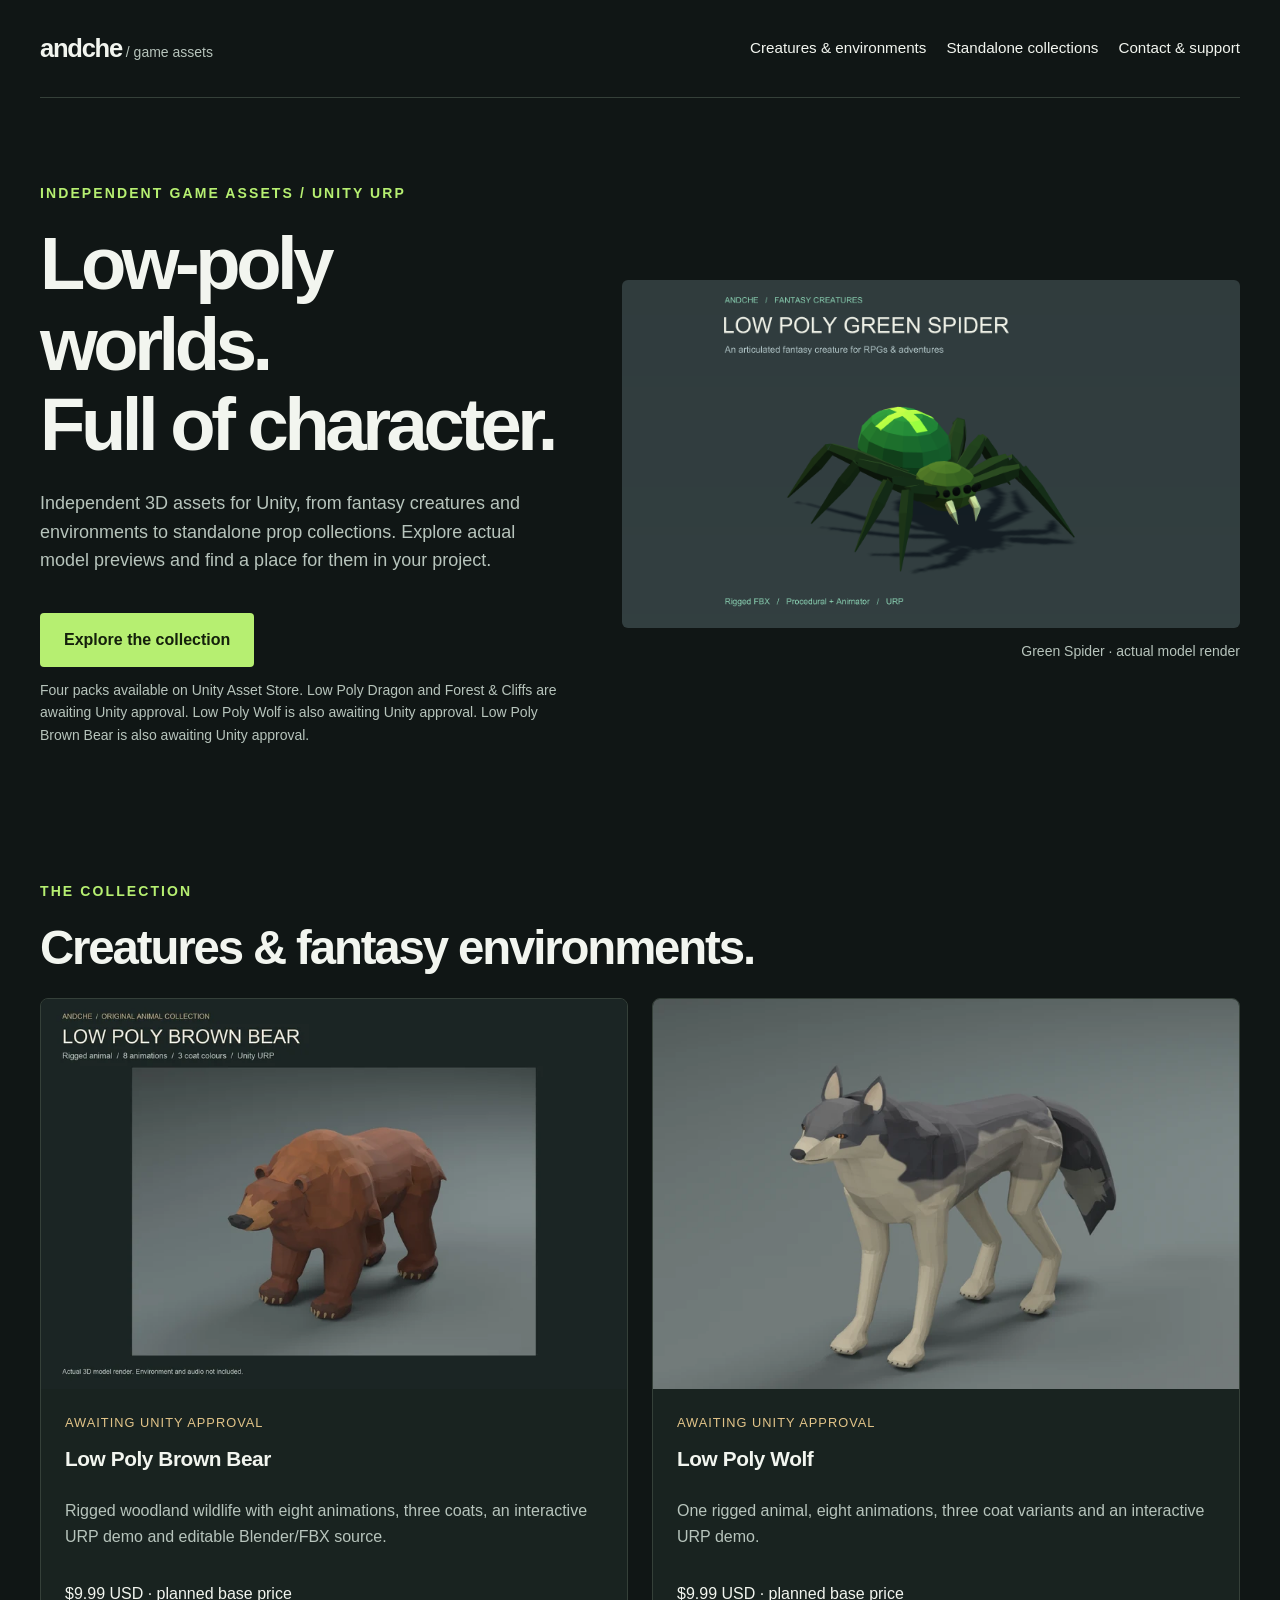
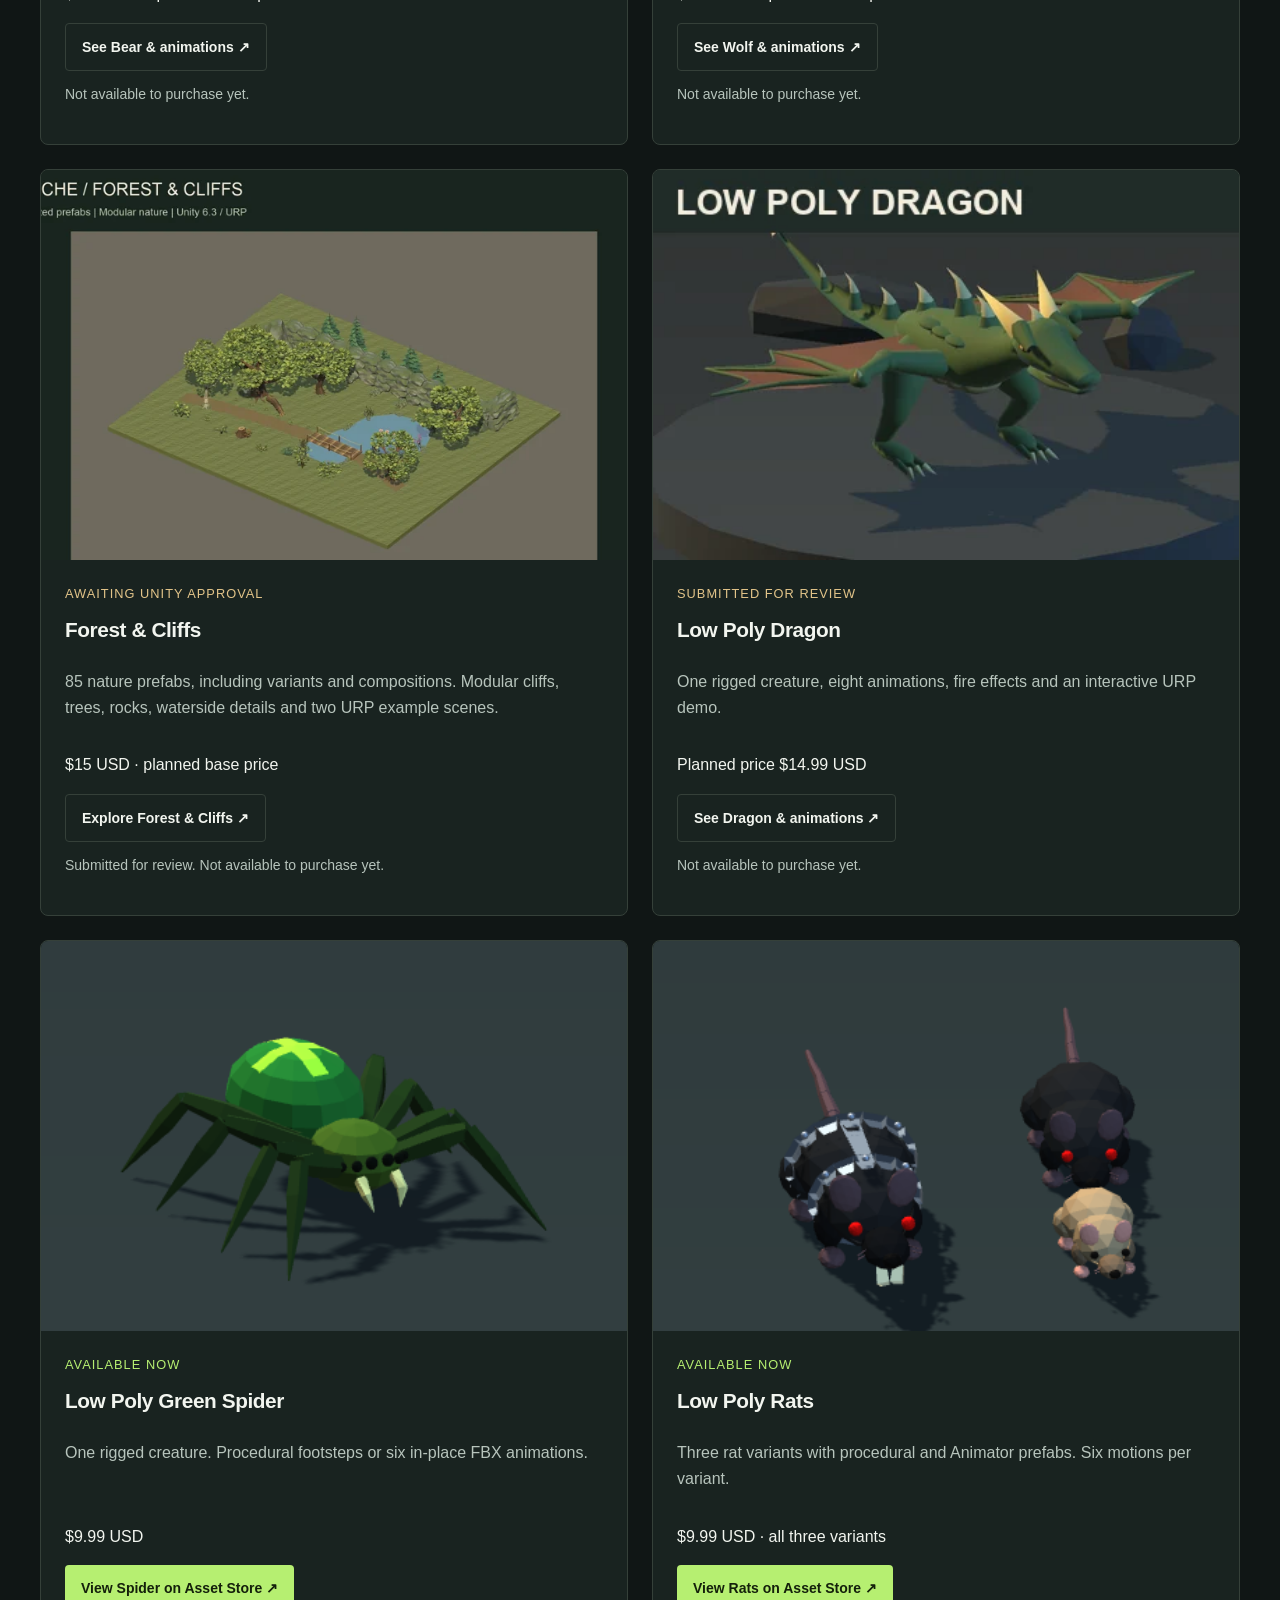
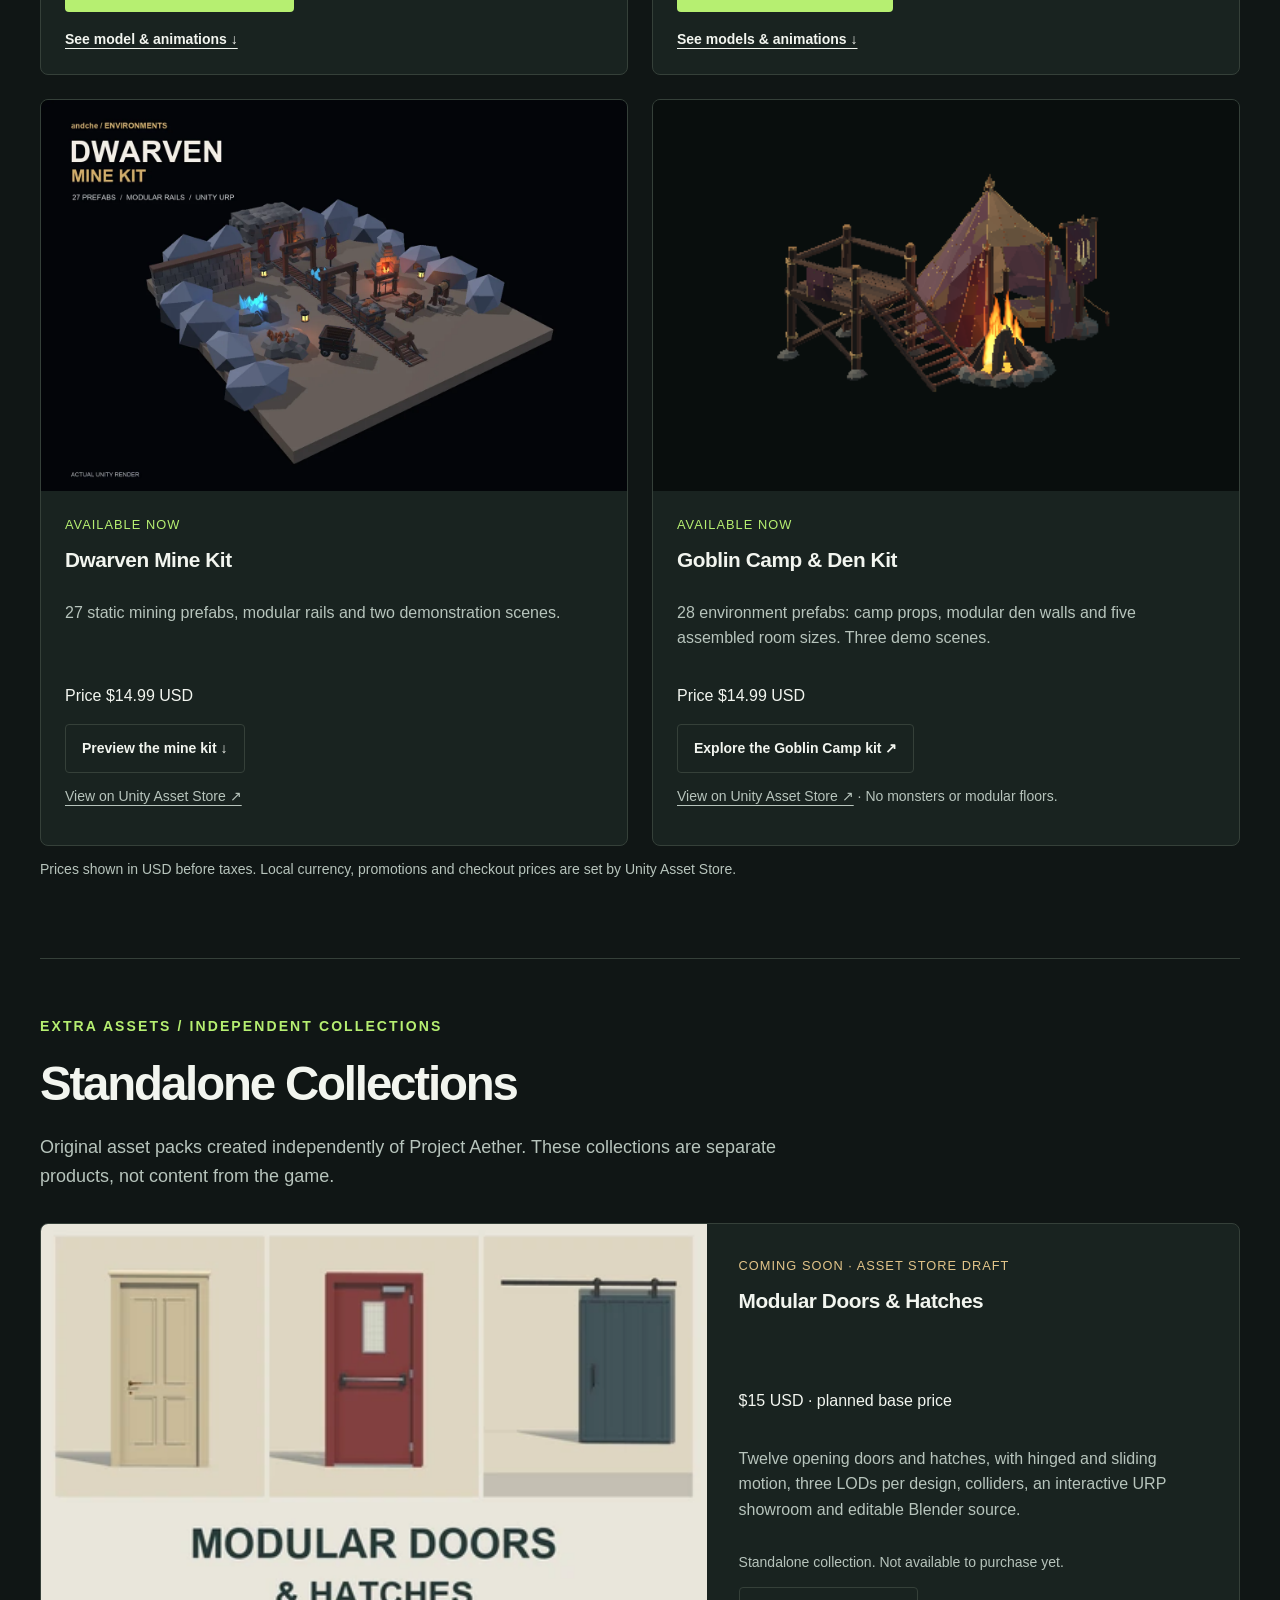
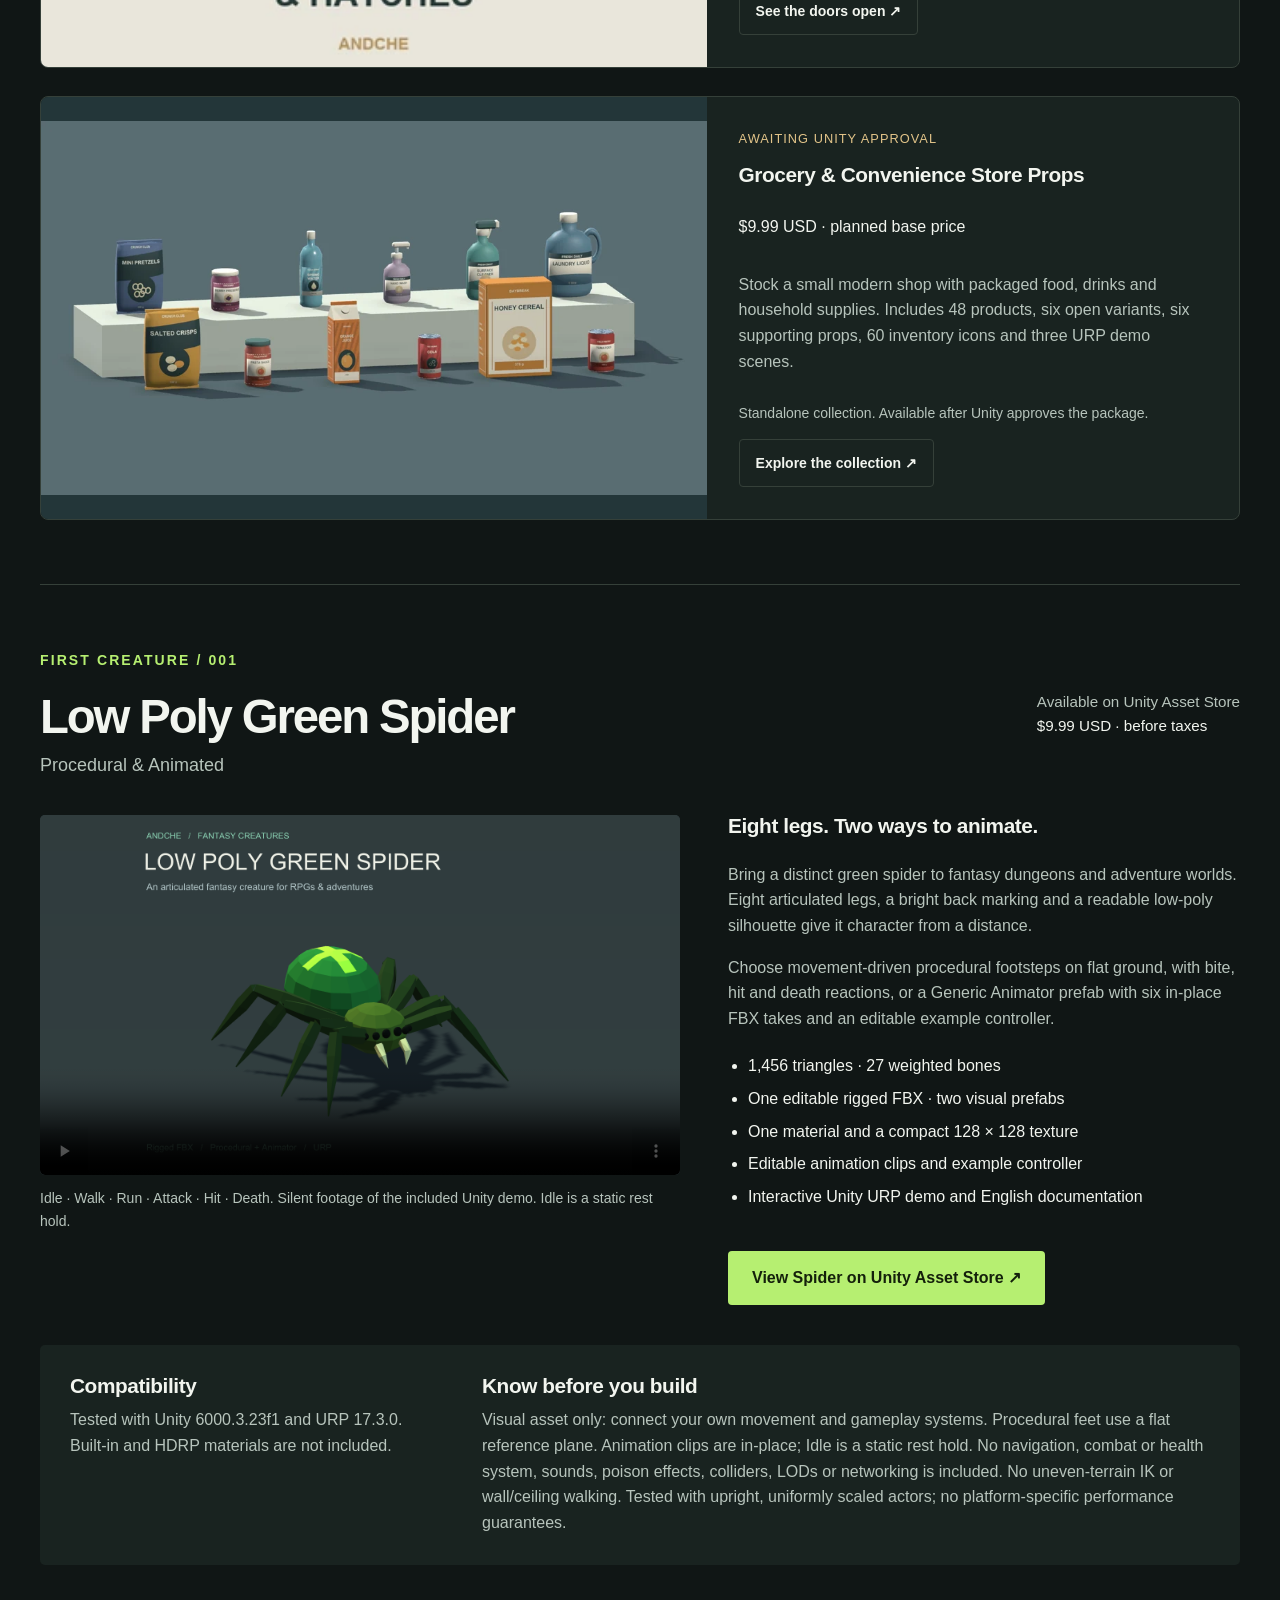
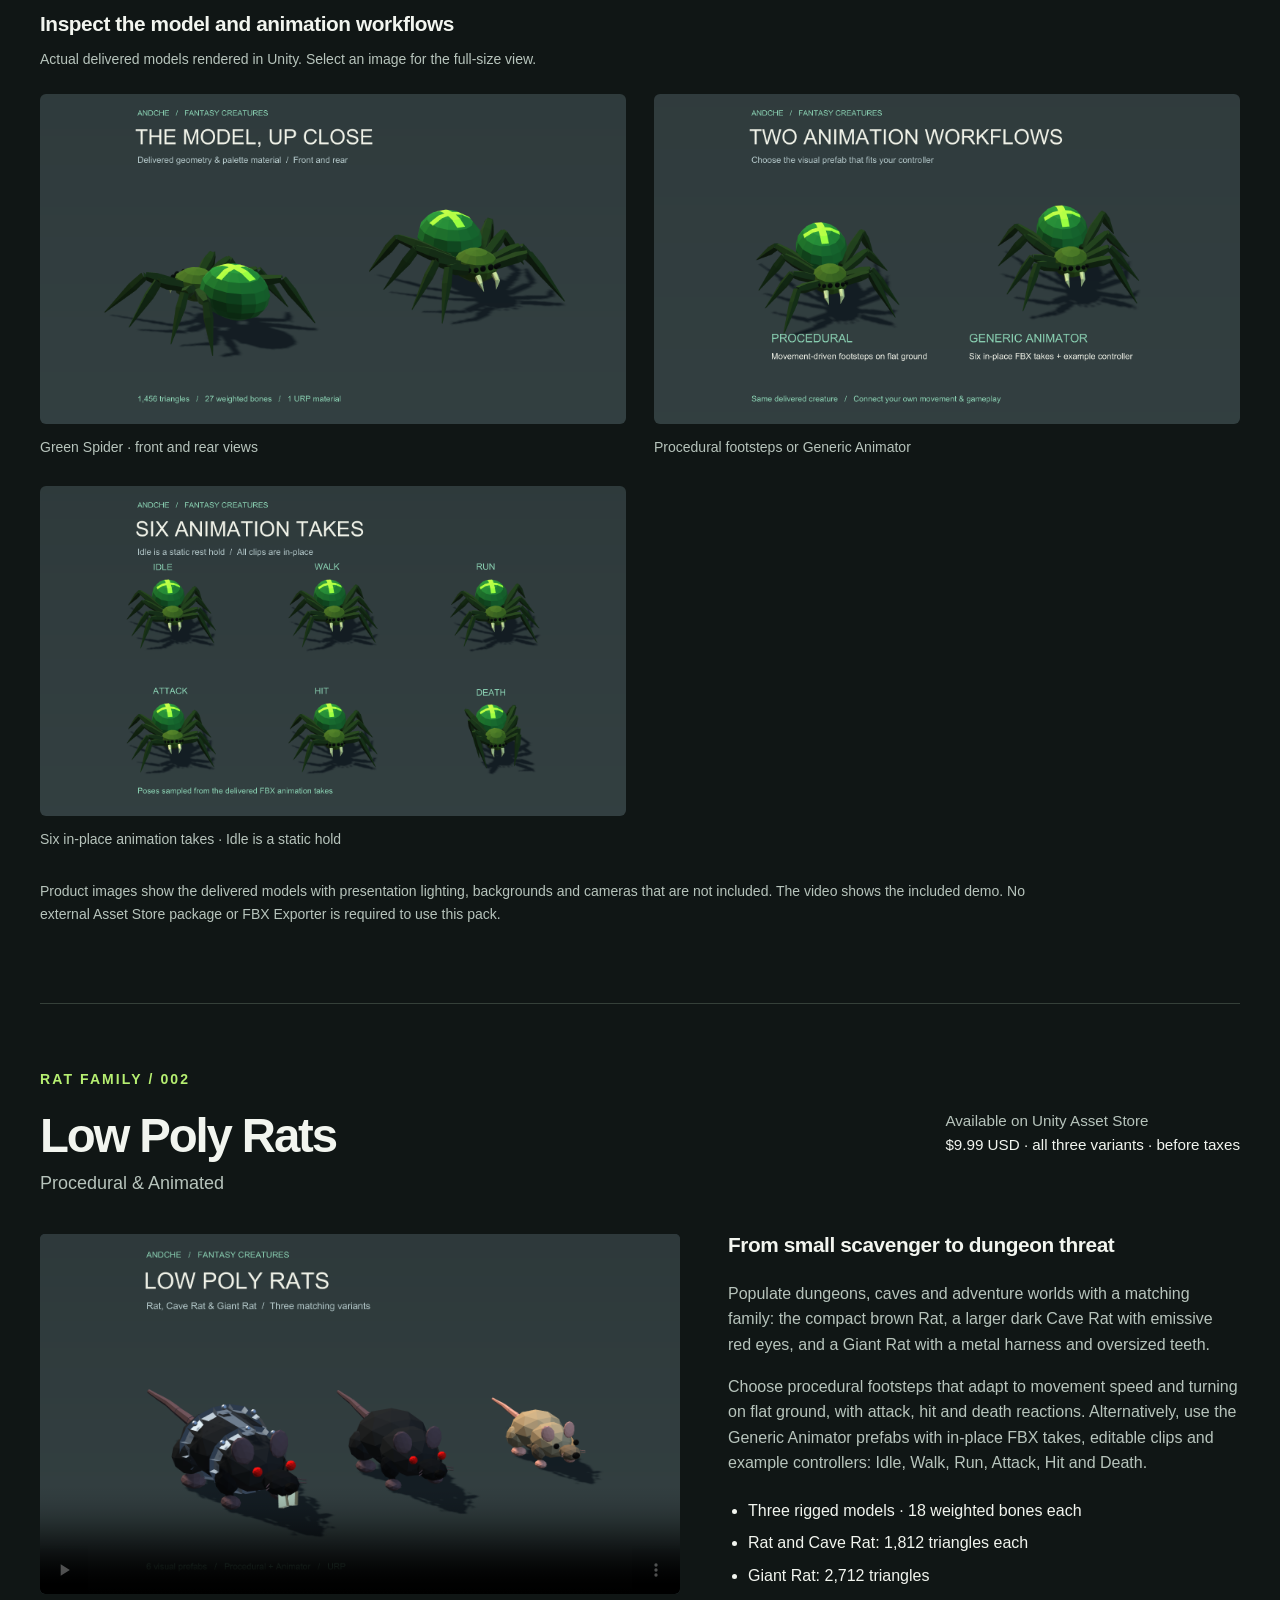
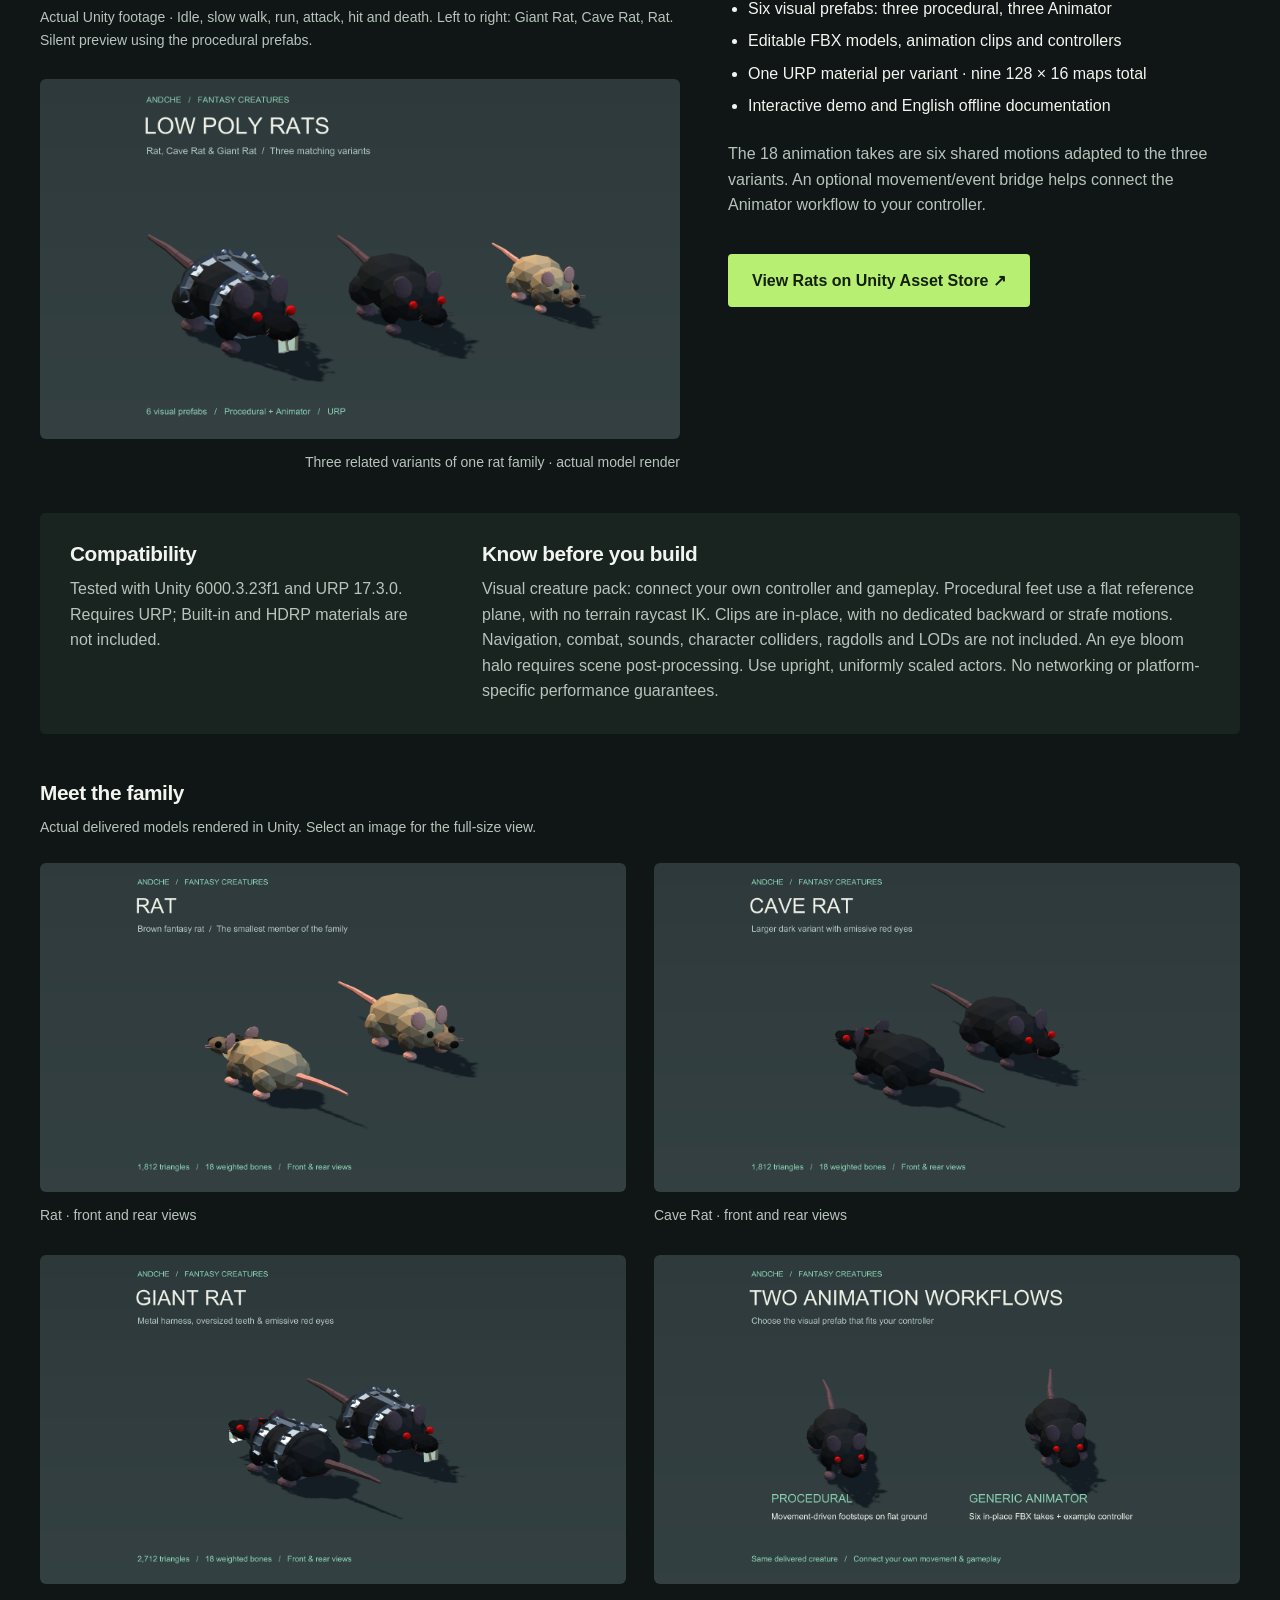
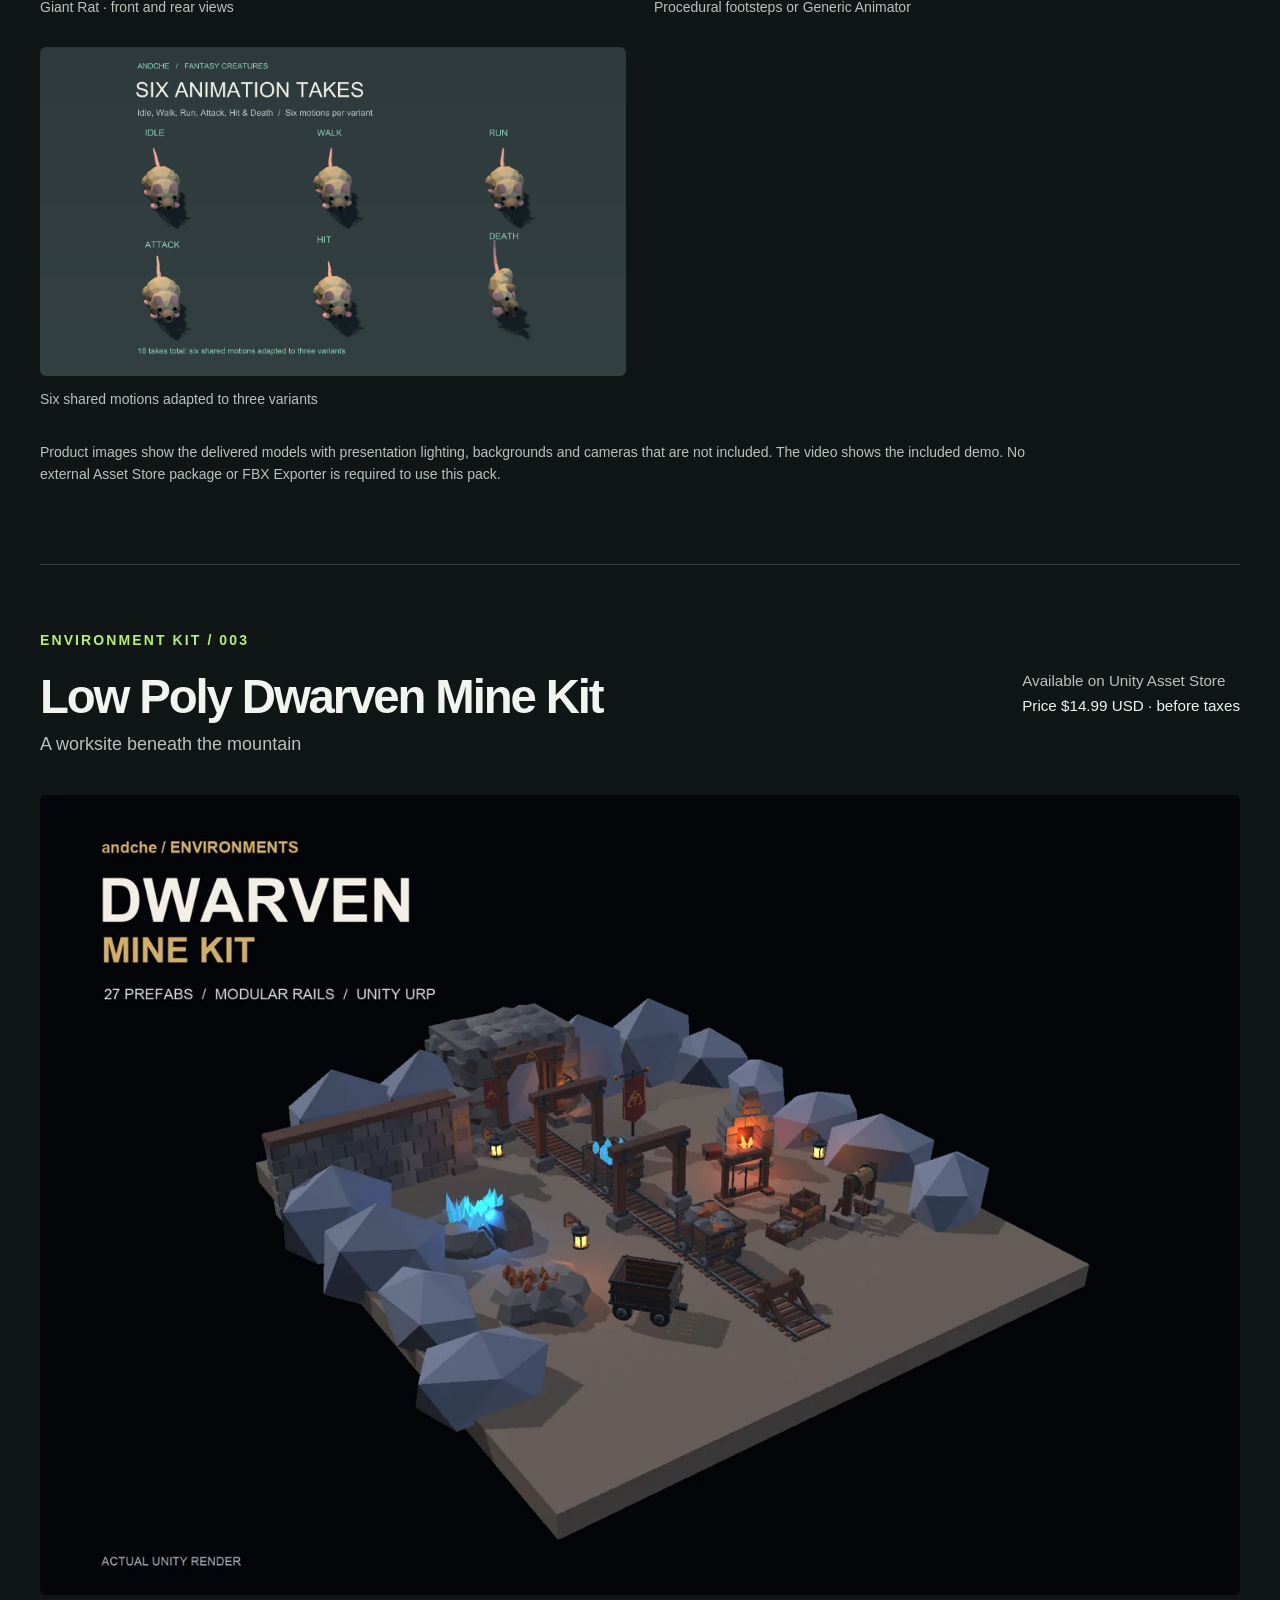
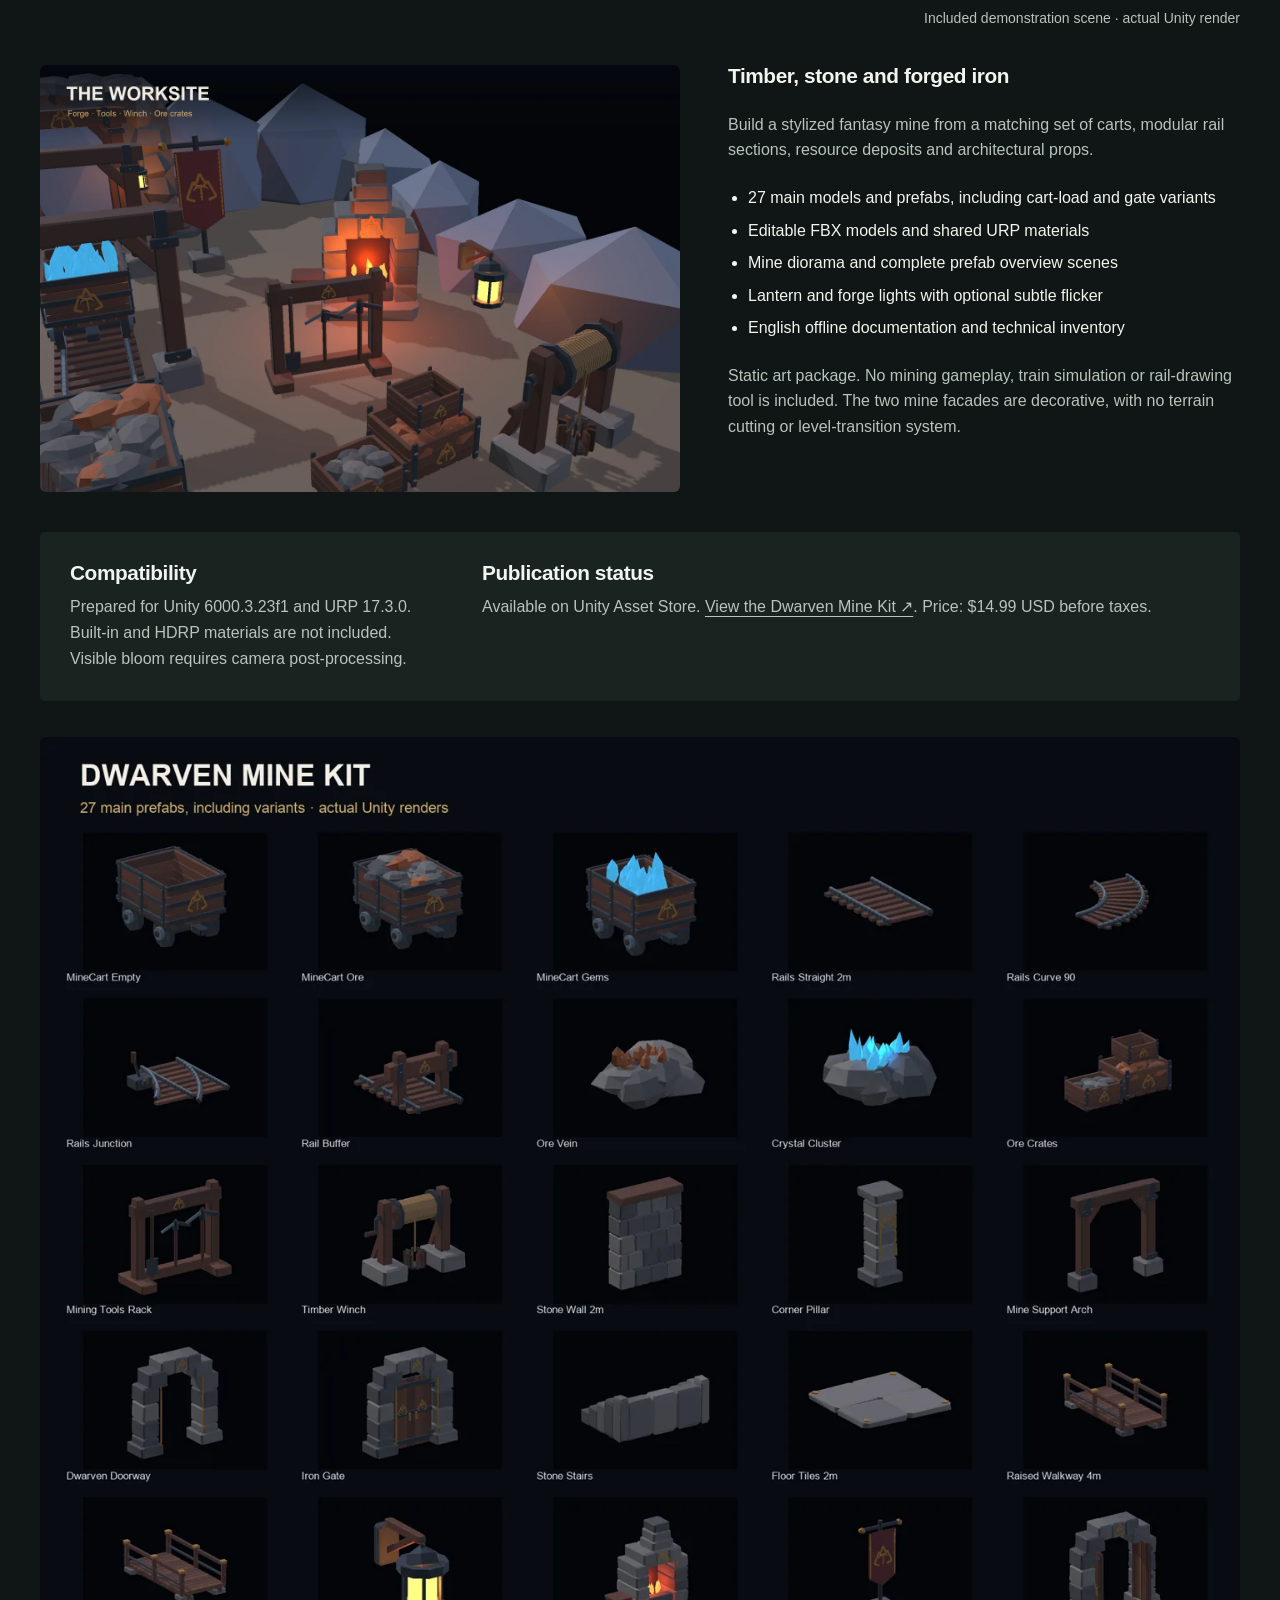
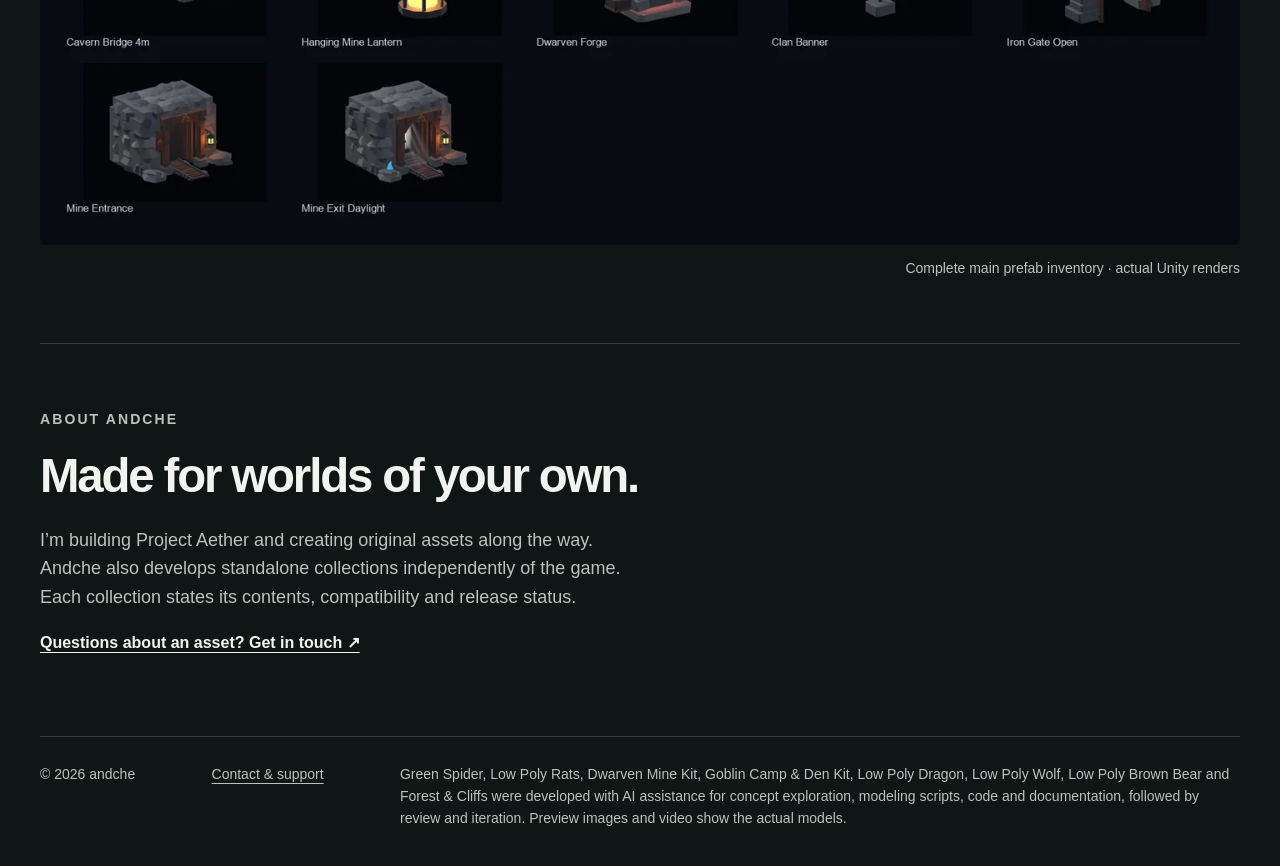
<file: index.html>
<!doctype html>
<html lang="en">
<head>
  <meta charset="utf-8"><meta name="viewport" content="width=device-width,initial-scale=1">
  <title>andche — 3D creatures, environments and props for Unity</title>
  <meta name="description" content="Independent 3D creatures, environment kits and standalone props for Unity URP. Explore actual model previews, release status and standalone door and grocery prop collections.">
  <link rel="canonical" href="https://andreaschef-star.github.io/andche-assets/">
  <meta property="og:type" content="website"><meta property="og:title" content="andche — 3D creatures, environments and props for Unity"><meta property="og:description" content="Animated creatures, editable models and modular fantasy props for Unity URP. Watch actual Unity previews and explore the collection."><meta property="og:url" content="https://andreaschef-star.github.io/andche-assets/"><meta property="og:image" content="https://andreaschef-star.github.io/andche-assets/rats-family-20261018.webp">
  <link rel="icon" href="spider-icon-20261018.webp"><link rel="stylesheet" href="style.css?v=20261104-standalone">
</head>
<body>
  <a class="skip" href="#main">Skip to content</a>
  <header class="wrap"><a class="brand" href="index.html" aria-label="andche home">andche<span> / game assets</span></a><nav aria-label="Main navigation"><a href="#collection">Creatures &amp; environments</a><a href="#standalone">Standalone collections</a><a href="contact.html">Contact &amp; support</a></nav></header>
  <main id="main">
    <section class="hero wrap">
      <div><p class="eyebrow">Independent game assets / Unity URP</p><h1>Low-poly worlds.<br>Full of character.</h1><p class="lead">Independent 3D assets for Unity, from fantasy creatures and environments to standalone prop collections. Explore actual model previews and find a place for them in your project.</p><a class="button" href="#collection">Explore the collection</a><p class="caption">Four packs available on Unity Asset Store. Low Poly Dragon and Forest &amp; Cliffs are awaiting Unity approval. Low Poly Wolf is also awaiting Unity approval. Low Poly Brown Bear is also awaiting Unity approval.</p></div>
      <figure><img src="spider-hero-20261018.webp" width="1600" height="900" alt="Faceted green spider with eight dark legs, pointed fangs and a bright marking on its abdomen"><figcaption>Green Spider · actual model render</figcaption></figure>
    </section>
    <section id="collection" class="collection wrap" aria-labelledby="collection-title">
      <p class="eyebrow">The collection</p><h2 id="collection-title">Creatures &amp; fantasy environments.</h2>
      <div class="asset-cards"><article class="asset-card"><a href="bear.html"><img src="bear-card.webp" width="840" height="560" loading="lazy" alt="Low-poly brown bear with rounded ears and a broad shoulder hump"></a><div class="card-body"><p class="asset-status pending">Awaiting Unity approval</p><h3>Low Poly Brown Bear</h3><p>Rigged woodland wildlife with eight animations, three coats, an interactive URP demo and editable Blender/FBX source.</p><p class="card-price">$9.99 USD · planned base price</p><a class="button secondary" href="bear.html">See Bear &amp; animations ↗</a><p class="caption">Not available to purchase yet.</p></div></article><article class="asset-card"><a href="wolf.html"><img src="wolf-card.webp" width="840" height="560" loading="lazy" alt="Grey low-poly wolf with a pale chest and amber eyes"></a><div class="card-body"><p class="asset-status pending">Awaiting Unity approval</p><h3>Low Poly Wolf</h3><p>One rigged animal, eight animations, three coat variants and an interactive URP demo.</p><p class="card-price">$9.99 USD · planned base price</p><a class="button secondary" href="wolf.html">See Wolf &amp; animations ↗</a><p class="caption">Not available to purchase yet.</p></div></article><article class="asset-card"><a href="forest-cliffs.html"><img src="forest-cliffs-card.webp" width="840" height="473" loading="lazy" alt="Stylized woodland pond with trees, modular cliffs, rocks and a timber bridge"></a><div class="card-body"><p class="asset-status pending">Awaiting Unity approval</p><h3>Forest &amp; Cliffs</h3><p>85 nature prefabs, including variants and compositions. Modular cliffs, trees, rocks, waterside details and two URP example scenes.</p><p class="card-price">$15 USD · planned base price</p><a class="button secondary" href="forest-cliffs.html">Explore Forest &amp; Cliffs ↗</a><p class="caption">Submitted for review. Not available to purchase yet.</p></div></article><article class="asset-card"><a href="dragon.html"><img src="dragon-card.webp" width="420" height="280" loading="lazy" alt="Green low-poly dragon with spread red wings"></a><div class="card-body"><p class="asset-status pending">Submitted for review</p><h3>Low Poly Dragon</h3><p>One rigged creature, eight animations, fire effects and an interactive URP demo.</p><p class="card-price">Planned price $14.99 USD</p><a class="button secondary" href="dragon.html">See Dragon &amp; animations ↗</a><p class="caption">Not available to purchase yet.</p></div></article>
        <article class="asset-card"><a href="#spider" aria-label="Explore Low Poly Green Spider"><img src="spider-card-20261018.webp" width="420" height="280" loading="lazy" alt="The green low-poly spider with its eight articulated legs"></a><div class="card-body"><p class="asset-status">Available now</p><h3>Low Poly Green Spider</h3><p>One rigged creature. Procedural footsteps or six in-place FBX animations.</p><p class="card-price">$9.99 USD</p><a class="button" href="https://assetstore.unity.com/packages/3d/characters/animals/insects/low-poly-green-spider-procedural-animated-406986">View Spider on Asset Store ↗</a><a class="text-link" href="#spider">See model &amp; animations ↓</a></div></article>
        <article class="asset-card"><a href="#rats" aria-label="Explore Low Poly Rats"><img src="rats-card-20261018.webp" width="420" height="280" loading="lazy" alt="Giant Rat, Cave Rat and brown Rat shown together"></a><div class="card-body"><p class="asset-status">Available now</p><h3>Low Poly Rats</h3><p>Three rat variants with procedural and Animator prefabs. Six motions per variant.</p><p class="card-price">$9.99 USD · all three variants</p><a class="button" href="https://assetstore.unity.com/packages/3d/characters/animals/mammals/low-poly-rats-procedural-animated-407100">View Rats on Asset Store ↗</a><a class="text-link" href="#rats">See models &amp; animations ↓</a></div></article>
        <article class="asset-card"><a href="#dwarven-mine" aria-label="Explore the Dwarven Mine Kit"><img src="mine-cover.webp" width="1950" height="1300" loading="lazy" alt="Dwarven mine diorama with carts, rails, crystals and a forge"></a><div class="card-body"><p class="asset-status">Available now</p><h3>Dwarven Mine Kit</h3><p>27 static mining prefabs, modular rails and two demonstration scenes.</p><p class="card-price">Price $14.99 USD</p><a class="button secondary" href="#dwarven-mine">Preview the mine kit ↓</a><p class="caption"><a href="https://assetstore.unity.com/packages/slug/418776">View on Unity Asset Store ↗</a></p></div></article>
        <article class="asset-card"><a href="goblin-camp.html" aria-label="Explore Low Poly Goblin Camp and Den Kit"><img src="goblin-camp-card-20261018.webp" width="420" height="280" loading="lazy" alt="Low-poly goblin tent, lookout platform, clan banner and burning bonfire"></a><div class="card-body"><p class="asset-status">Available now</p><h3>Goblin Camp &amp; Den Kit</h3><p>28 environment prefabs: camp props, modular den walls and five assembled room sizes. Three demo scenes.</p><p class="card-price">Price $14.99 USD</p><a class="button secondary" href="goblin-camp.html">Explore the Goblin Camp kit ↗</a><p class="caption"><a href="https://assetstore.unity.com/packages/slug/418848">View on Unity Asset Store ↗</a> · No monsters or modular floors.</p></div></article>
      </div><p class="caption">Prices shown in USD before taxes. Local currency, promotions and checkout prices are set by Unity Asset Store.</p>
    </section>
<section id="standalone" class="collection wrap standalone-section" aria-labelledby="standalone-title">
  <p class="eyebrow">Extra assets / independent collections</p><h2 id="standalone-title">Standalone Collections</h2>
  <p class="lead">Original asset packs created independently of Project Aether. These collections are separate products, not content from the game.</p>
  <article class="asset-card standalone-card" style="margin-bottom:28px"><a href="modular-doors.html"><img src="doors-card.webp" width="420" height="280" loading="lazy" style="aspect-ratio:3/2;object-fit:contain" alt="Interior, fire-exit and glass door models from the Modular Doors and Hatches collection"></a><div class="card-body"><p class="asset-status pending">Coming soon · Asset Store draft</p><h3>Modular Doors &amp; Hatches</h3><p class="card-price">$15 USD · planned base price</p><p>Twelve opening doors and hatches, with hinged and sliding motion, three LODs per design, colliders, an interactive URP showroom and editable Blender source.</p><p class="caption">Standalone collection. Not available to purchase yet.</p><a class="button secondary" href="modular-doors.html">See the doors open ↗</a></div></article>
  <article class="asset-card standalone-card"><a href="grocery-props.html"><img src="grocery-card-1.0.webp" width="960" height="540" loading="lazy" alt="Original grocery props: cereal, cans, drinks, jars, snack bags and household bottles"></a>
  <div class="card-body"><p class="asset-status pending">Awaiting Unity approval</p><h3>Grocery &amp; Convenience Store Props</h3><p class="card-price">$9.99 USD · planned base price</p><p>Stock a small modern shop with packaged food, drinks and household supplies. Includes 48 products, six open variants, six supporting props, 60 inventory icons and three URP demo scenes.</p><p class="caption">Standalone collection. Available after Unity approves the package.</p><a class="button secondary" href="grocery-props.html">Explore the collection ↗</a></div></article>
</section>
    <section id="spider" class="product wrap">
      <div class="section-head"><div><p class="eyebrow">First creature / 001</p><h2>Low Poly Green Spider</h2><p class="lead">Procedural &amp; Animated</p></div><p class="release">Available on Unity Asset Store<br><strong>$9.99 USD · before taxes</strong></p></div>
      <div class="product-grid"><div><video controls playsinline preload="metadata" poster="spider-hero-20261018.webp" aria-label="Green Spider animation preview"><source src="spider-preview.mp4" type="video/mp4">Your browser does not support video.</video><p class="caption">Idle · Walk · Run · Attack · Hit · Death. Silent footage of the included Unity demo. Idle is a static rest hold.</p></div><div class="details"><h3>Eight legs. Two ways to animate.</h3><p>Bring a distinct green spider to fantasy dungeons and adventure worlds. Eight articulated legs, a bright back marking and a readable low-poly silhouette give it character from a distance.</p><p>Choose movement-driven procedural footsteps on flat ground, with bite, hit and death reactions, or a Generic Animator prefab with six in-place FBX takes and an editable example controller.</p><ul><li>1,456 triangles · 27 weighted bones</li><li>One editable rigged FBX · two visual prefabs</li><li>One material and a compact 128 × 128 texture</li><li>Editable animation clips and example controller</li><li>Interactive Unity URP demo and English documentation</li></ul><a class="button" href="https://assetstore.unity.com/packages/3d/characters/animals/insects/low-poly-green-spider-procedural-animated-406986">View Spider on Unity Asset Store ↗</a></div></div>
      <div class="notes"><div><h3>Compatibility</h3><p>Tested with Unity 6000.3.23f1 and URP 17.3.0. Built-in and HDRP materials are not included.</p></div><div><h3>Know before you build</h3><p>Visual asset only: connect your own movement and gameplay systems. Procedural feet use a flat reference plane. Animation clips are in-place; Idle is a static rest hold. No navigation, combat or health system, sounds, poison effects, colliders, LODs or networking is included. No uneven-terrain IK or wall/ceiling walking. Tested with upright, uniformly scaled actors; no platform-specific performance guarantees.</p></div></div>
      <div class="model-gallery"><h3>Inspect the model and animation workflows</h3><p class="caption">Actual delivered models rendered in Unity. Select an image for the full-size view.</p><div class="gallery-grid"><figure><a href="spider-model-20261018.webp" aria-label="Full-size image: Green Spider · front and rear views"><img src="spider-model-20261018.webp" width="1600" height="900" loading="lazy" alt="Green Spider · front and rear views"></a><figcaption>Green Spider · front and rear views</figcaption></figure><figure><a href="spider-workflows-20261018.webp" aria-label="Full-size image: Procedural footsteps or Generic Animator"><img src="spider-workflows-20261018.webp" width="1600" height="900" loading="lazy" alt="Procedural footsteps or Generic Animator"></a><figcaption>Procedural footsteps or Generic Animator</figcaption></figure><figure><a href="spider-animations-20261018.webp" aria-label="Full-size image: Six in-place animation takes · Idle is a static hold"><img src="spider-animations-20261018.webp" width="1600" height="900" loading="lazy" alt="Six in-place animation takes · Idle is a static hold"></a><figcaption>Six in-place animation takes · Idle is a static hold</figcaption></figure></div></div>
      <p class="caption presentation-note">Product images show the delivered models with presentation lighting, backgrounds and cameras that are not included. The video shows the included demo. No external Asset Store package or FBX Exporter is required to use this pack.</p>
    </section>
    <section id="rats" class="product wrap">
      <div class="section-head"><div><p class="eyebrow">Rat family / 002</p><h2>Low Poly Rats</h2><p class="lead">Procedural &amp; Animated</p></div><p class="release">Available on Unity Asset Store<br><strong>$9.99 USD · all three variants · before taxes</strong></p></div>
      <div class="product-grid"><div><video class="rat-video" controls playsinline preload="metadata" poster="rats-family-20261018.webp" aria-label="Rat family preview showing slow walking, running, attack, hit and death"><source src="rats-preview.mp4" type="video/mp4">Your browser does not support video. <a href="rats-preview.mp4">Watch the preview</a>.</video><p class="caption">Actual Unity footage · Idle, slow walk, run, attack, hit and death. Left to right: Giant Rat, Cave Rat, Rat. Silent preview using the procedural prefabs.</p><figure class="rat-family"><img src="rats-family-20261018.webp" width="1600" height="900" loading="lazy" alt="The three low-poly rat variants: a large harnessed Giant Rat, black Cave Rat with red eyes, and small brown Rat"><figcaption>Three related variants of one rat family · actual model render</figcaption></figure></div><div class="details"><h3>From small scavenger to dungeon threat</h3><p>Populate dungeons, caves and adventure worlds with a matching family: the compact brown Rat, a larger dark Cave Rat with emissive red eyes, and a Giant Rat with a metal harness and oversized teeth.</p><p>Choose procedural footsteps that adapt to movement speed and turning on flat ground, with attack, hit and death reactions. Alternatively, use the Generic Animator prefabs with in-place FBX takes, editable clips and example controllers: Idle, Walk, Run, Attack, Hit and Death.</p><ul><li>Three rigged models · 18 weighted bones each</li><li>Rat and Cave Rat: 1,812 triangles each</li><li>Giant Rat: 2,712 triangles</li><li>Six visual prefabs: three procedural, three Animator</li><li>Editable FBX models, animation clips and controllers</li><li>One URP material per variant · nine 128 × 16 maps total</li><li>Interactive demo and English offline documentation</li></ul><p>The 18 animation takes are six shared motions adapted to the three variants. An optional movement/event bridge helps connect the Animator workflow to your controller.</p><a class="button" href="https://assetstore.unity.com/packages/3d/characters/animals/mammals/low-poly-rats-procedural-animated-407100">View Rats on Unity Asset Store ↗</a></div></div>
      <div class="notes"><div><h3>Compatibility</h3><p>Tested with Unity 6000.3.23f1 and URP 17.3.0. Requires URP; Built-in and HDRP materials are not included.</p></div><div><h3>Know before you build</h3><p>Visual creature pack: connect your own controller and gameplay. Procedural feet use a flat reference plane, with no terrain raycast IK. Clips are in-place, with no dedicated backward or strafe motions. Navigation, combat, sounds, character colliders, ragdolls and LODs are not included. An eye bloom halo requires scene post-processing. Use upright, uniformly scaled actors. No networking or platform-specific performance guarantees.</p></div></div>
      <div class="model-gallery"><h3>Meet the family</h3><p class="caption">Actual delivered models rendered in Unity. Select an image for the full-size view.</p><div class="gallery-grid"><figure><a href="rats-rat-20261018.webp" aria-label="Full-size image: Rat · front and rear views"><img src="rats-rat-20261018.webp" width="1600" height="900" loading="lazy" alt="Rat · front and rear views"></a><figcaption>Rat · front and rear views</figcaption></figure><figure><a href="rats-cave-20261018.webp" aria-label="Full-size image: Cave Rat · front and rear views"><img src="rats-cave-20261018.webp" width="1600" height="900" loading="lazy" alt="Cave Rat · front and rear views"></a><figcaption>Cave Rat · front and rear views</figcaption></figure><figure><a href="rats-giant-20261018.webp" aria-label="Full-size image: Giant Rat · front and rear views"><img src="rats-giant-20261018.webp" width="1600" height="900" loading="lazy" alt="Giant Rat · front and rear views"></a><figcaption>Giant Rat · front and rear views</figcaption></figure><figure><a href="rats-workflows-20261018.webp" aria-label="Full-size image: Procedural footsteps or Generic Animator"><img src="rats-workflows-20261018.webp" width="1600" height="900" loading="lazy" alt="Procedural footsteps or Generic Animator"></a><figcaption>Procedural footsteps or Generic Animator</figcaption></figure><figure><a href="rats-animations-20261018.webp" aria-label="Full-size image: Six shared motions adapted to three variants"><img src="rats-animations-20261018.webp" width="1600" height="900" loading="lazy" alt="Six shared motions adapted to three variants"></a><figcaption>Six shared motions adapted to three variants</figcaption></figure></div></div>
      <p class="caption presentation-note">Product images show the delivered models with presentation lighting, backgrounds and cameras that are not included. The video shows the included demo. No external Asset Store package or FBX Exporter is required to use this pack.</p>
    </section>
    <section id="dwarven-mine" class="product wrap">
      <div class="section-head"><div><p class="eyebrow">Environment kit / 003</p><h2>Low Poly Dwarven Mine Kit</h2><p class="lead">A worksite beneath the mountain</p></div><p class="release">Available on Unity Asset Store<br><strong>Price $14.99 USD · before taxes</strong></p></div>
      <figure><img src="mine-cover.webp" width="1950" height="1300" loading="lazy" alt="A low-poly mine diorama with tracks, ore carts, timber supports, a glowing forge and blue crystals"><figcaption>Included demonstration scene · actual Unity render</figcaption></figure>
      <div class="product-grid"><div><img src="mine-workshop.webp" width="1950" height="1300" loading="lazy" alt="Forge, tool rack, mine winch and ore crates in the included mine scene"></div><div class="details"><h3>Timber, stone and forged iron</h3><p>Build a stylized fantasy mine from a matching set of carts, modular rail sections, resource deposits and architectural props.</p><ul><li>27 main models and prefabs, including cart-load and gate variants</li><li>Editable FBX models and shared URP materials</li><li>Mine diorama and complete prefab overview scenes</li><li>Lantern and forge lights with optional subtle flicker</li><li>English offline documentation and technical inventory</li></ul><p>Static art package. No mining gameplay, train simulation or rail-drawing tool is included. The two mine facades are decorative, with no terrain cutting or level-transition system.</p></div></div>
      <div class="notes"><div><h3>Compatibility</h3><p>Prepared for Unity 6000.3.23f1 and URP 17.3.0. Built-in and HDRP materials are not included. Visible bloom requires camera post-processing.</p></div><div><h3>Publication status</h3><p>Available on Unity Asset Store. <a href="https://assetstore.unity.com/packages/slug/418776">View the Dwarven Mine Kit ↗</a>. Price: $14.99 USD before taxes.</p></div></div>
      <figure><img src="mine-catalog.webp" width="1440" height="1329" loading="lazy" alt="All 27 Dwarven Mine Kit prefabs, including rail sections, carts, stonework and mine facades"><figcaption>Complete main prefab inventory · actual Unity renders</figcaption></figure>
    </section>
    <section class="about wrap"><p class="eyebrow">About andche</p><h2>Made for worlds of your own.</h2><p>I’m building Project Aether and creating original assets along the way. Andche also develops standalone collections independently of the game. Each collection states its contents, compatibility and release status.</p><a class="text-link" href="contact.html">Questions about an asset? Get in touch ↗</a></section>
  </main>
  <footer class="wrap"><span>© 2026 andche</span><a href="contact.html">Contact &amp; support</a><p>Green Spider, Low Poly Rats, Dwarven Mine Kit, Goblin Camp &amp; Den Kit, Low Poly Dragon, Low Poly Wolf, Low Poly Brown Bear and Forest &amp; Cliffs were developed with AI assistance for concept exploration, modeling scripts, code and documentation, followed by review and iteration. Preview images and video show the actual models.</p></footer>
</body></html>
</file>
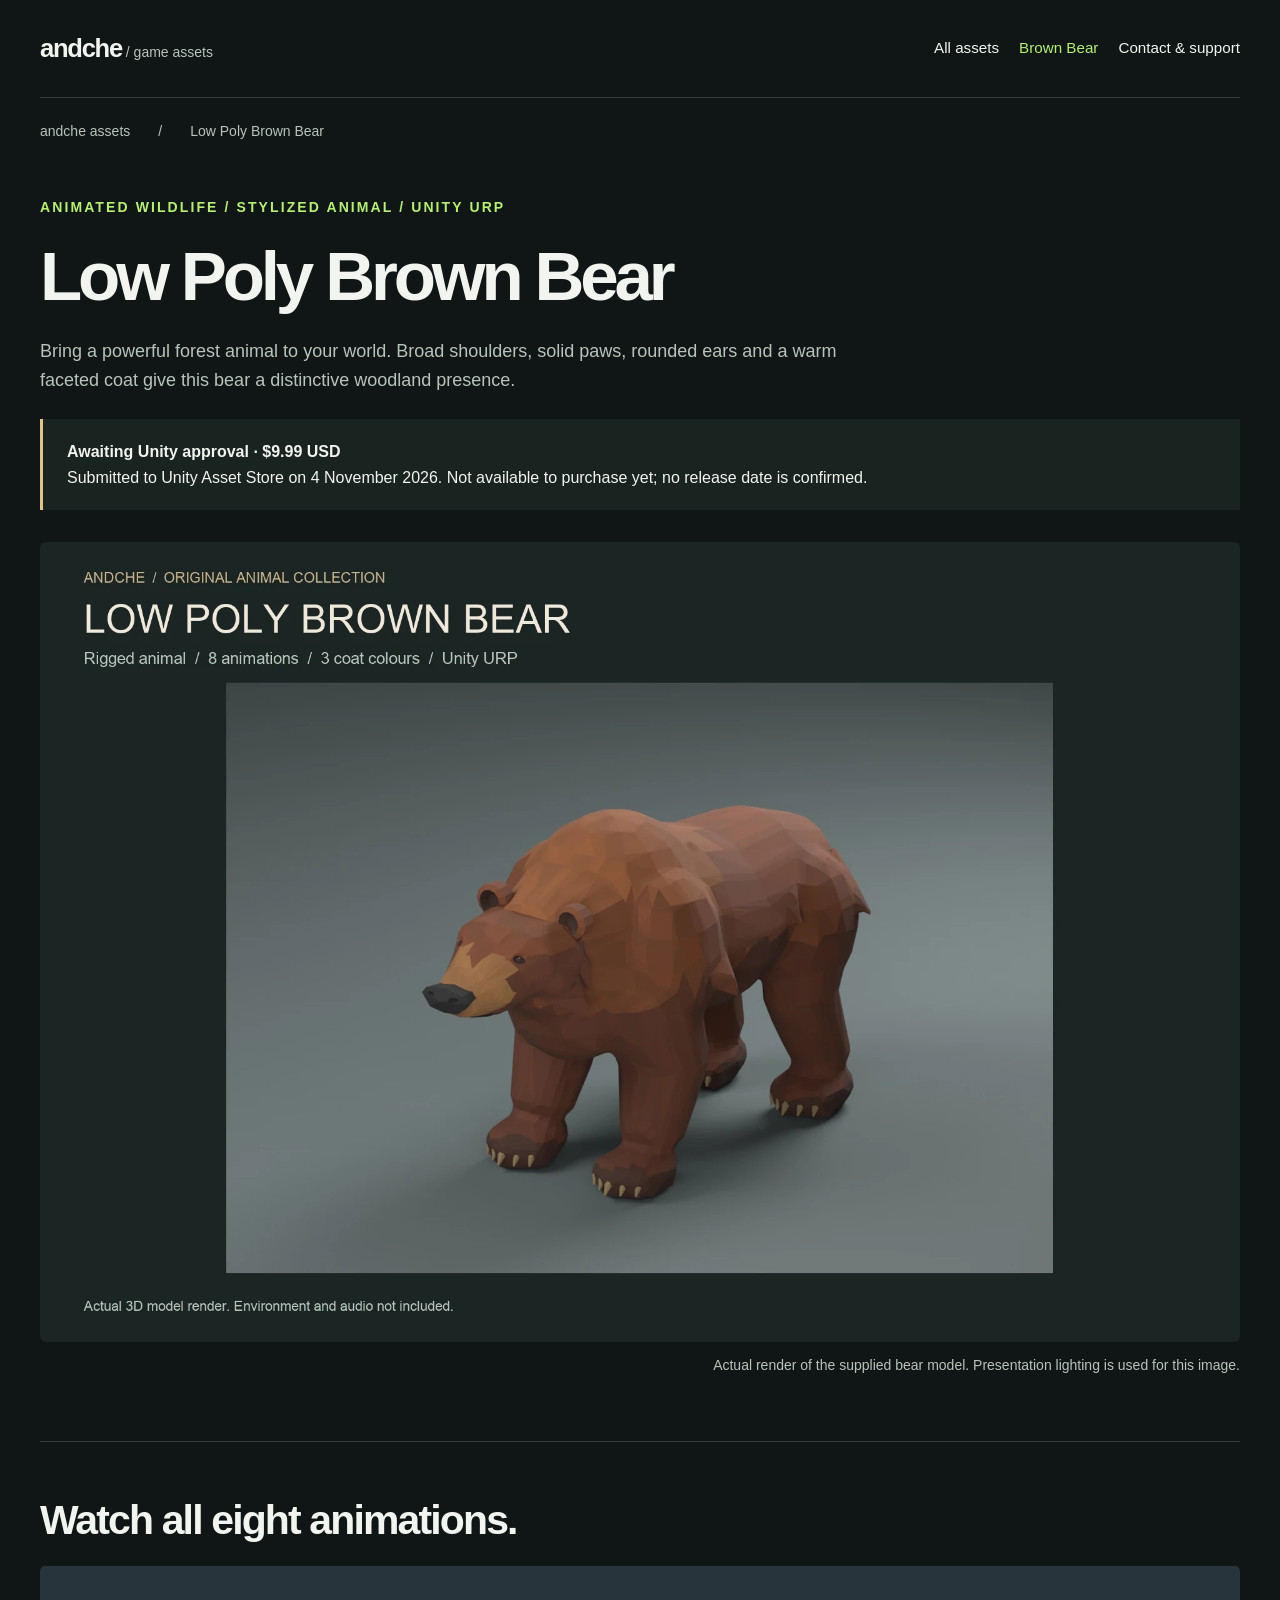
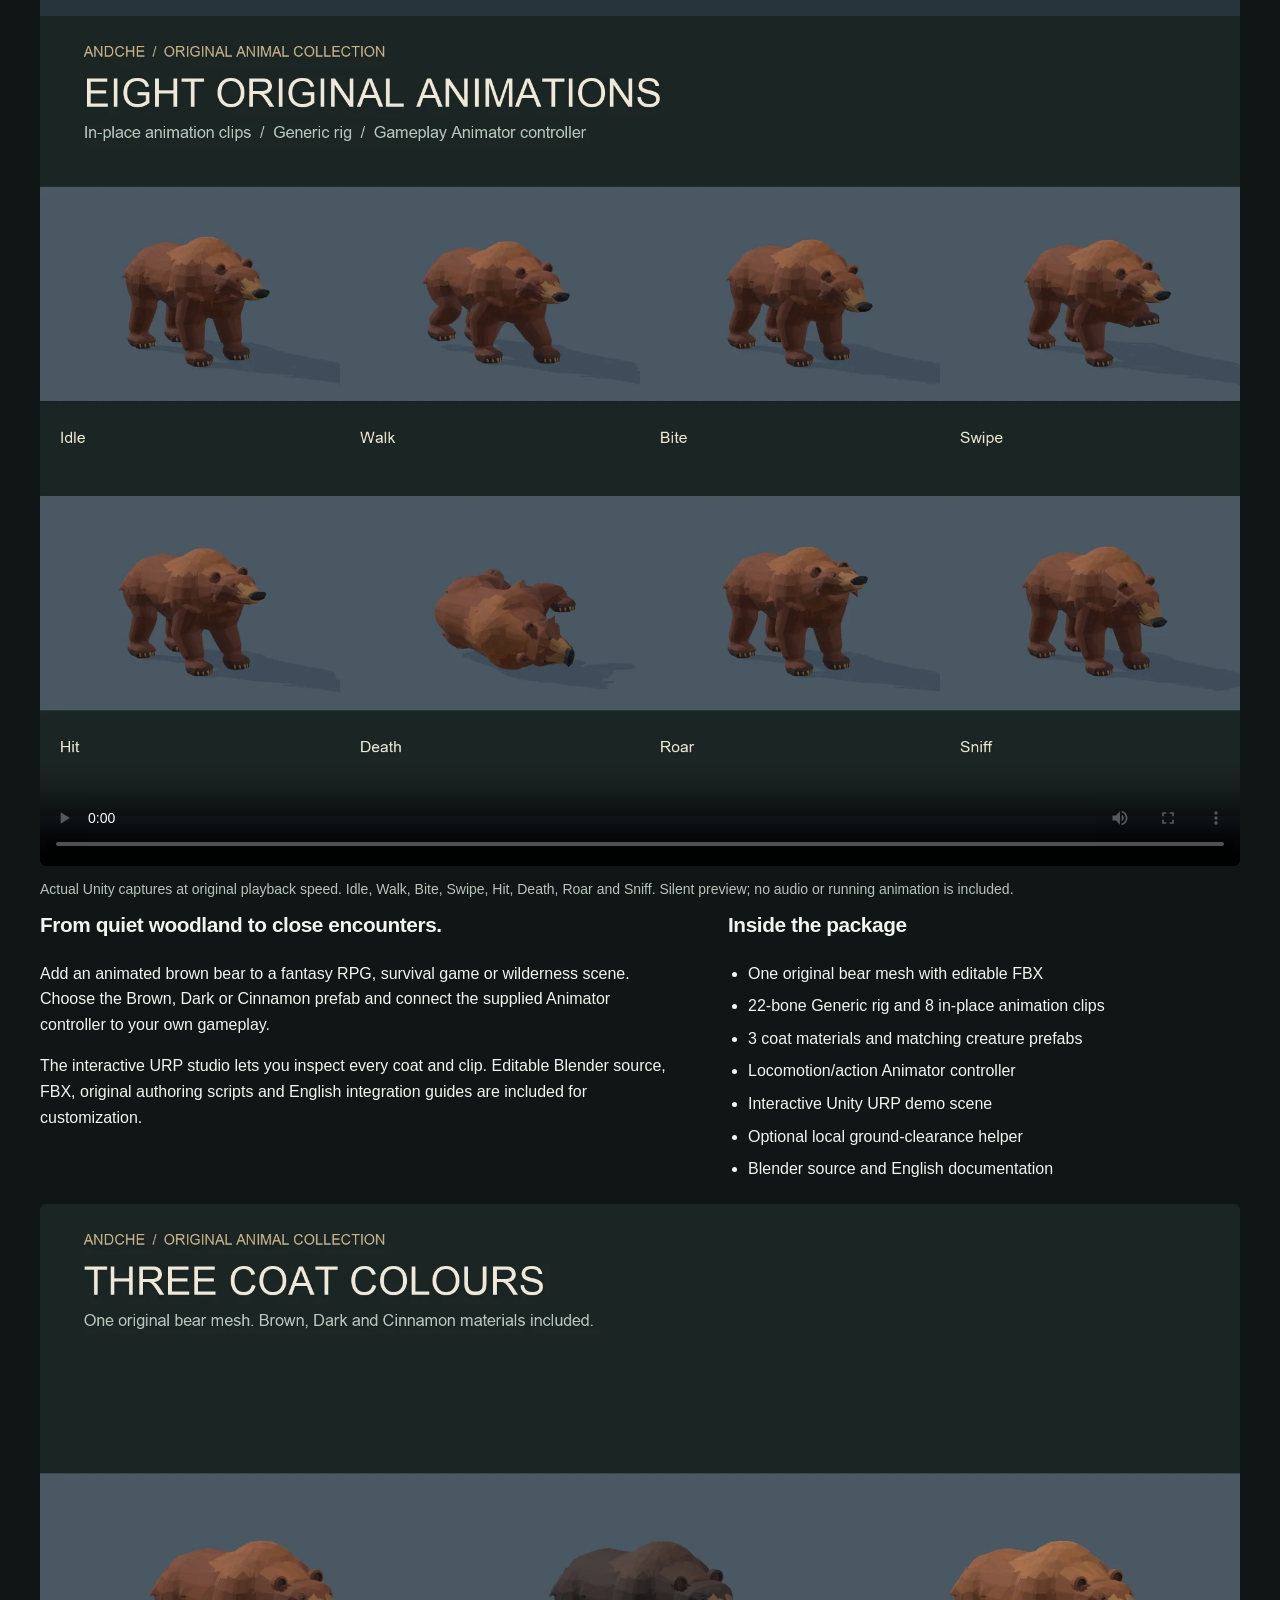
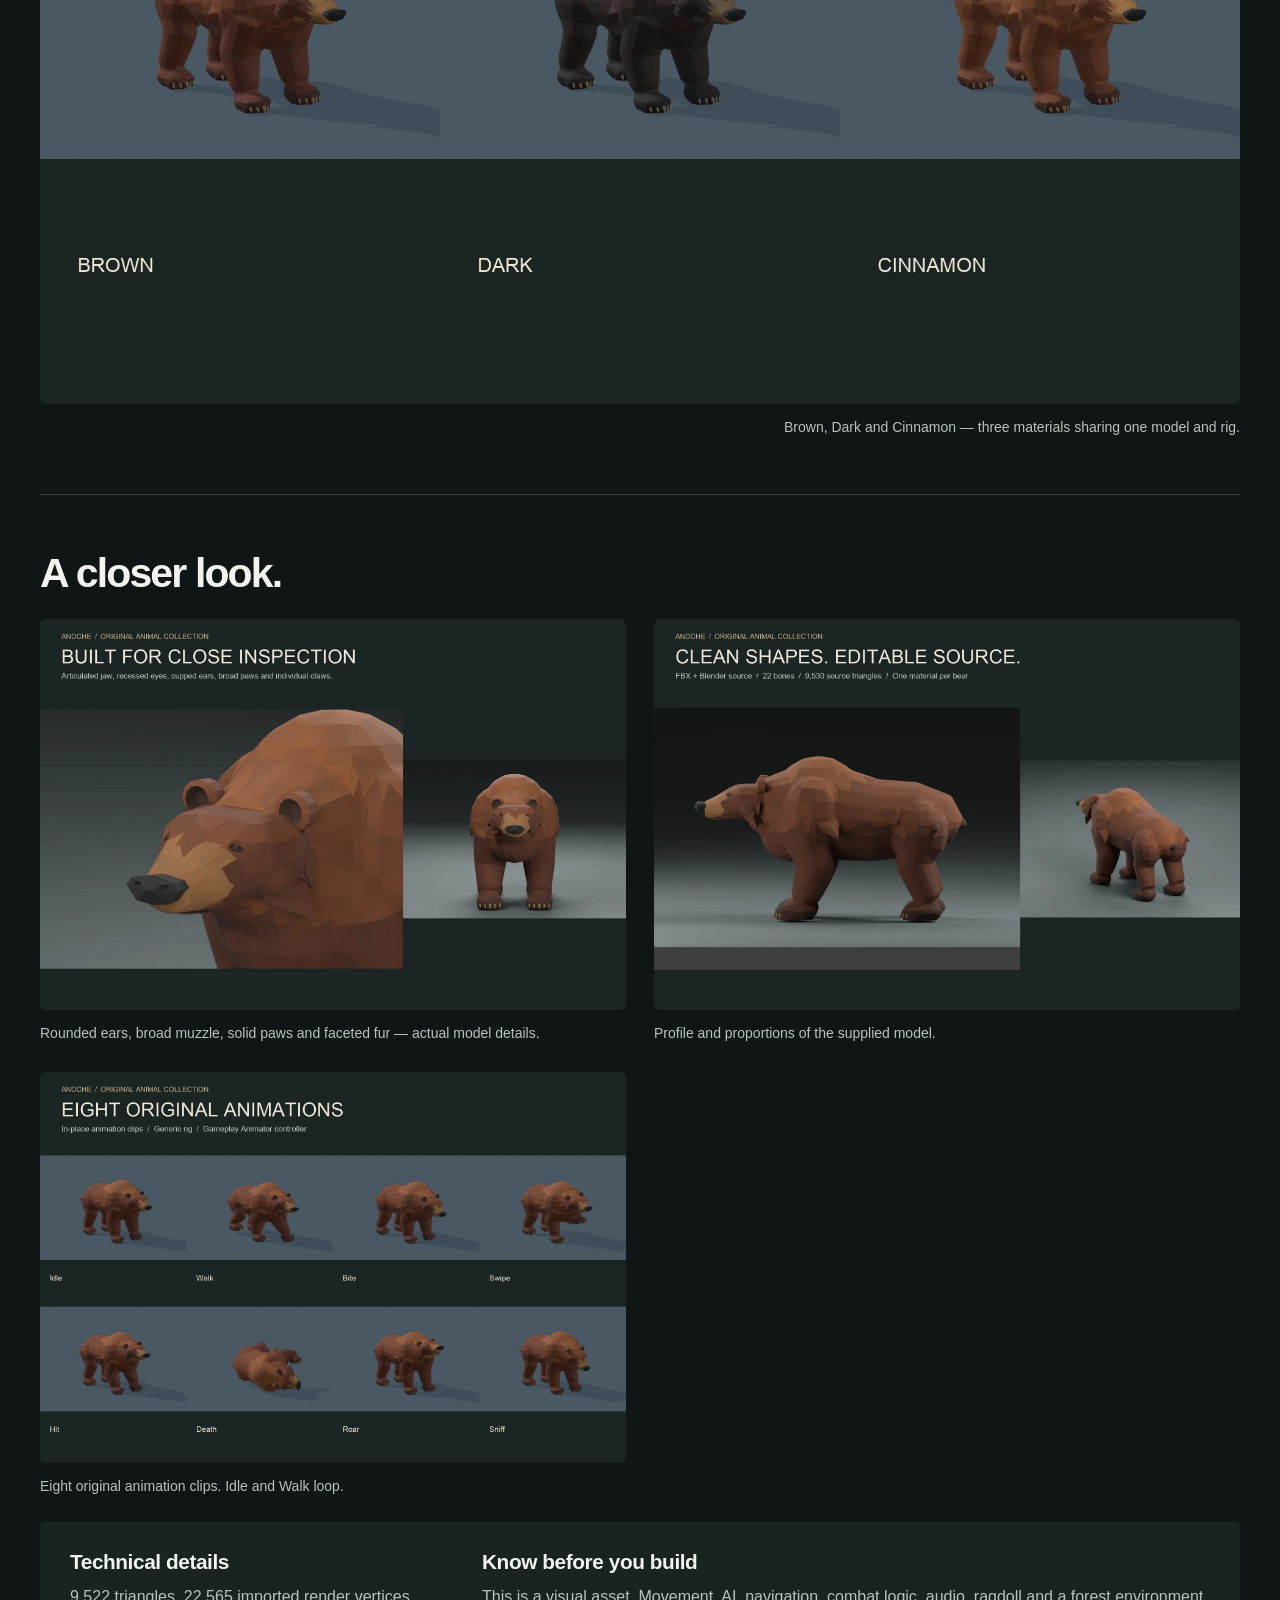
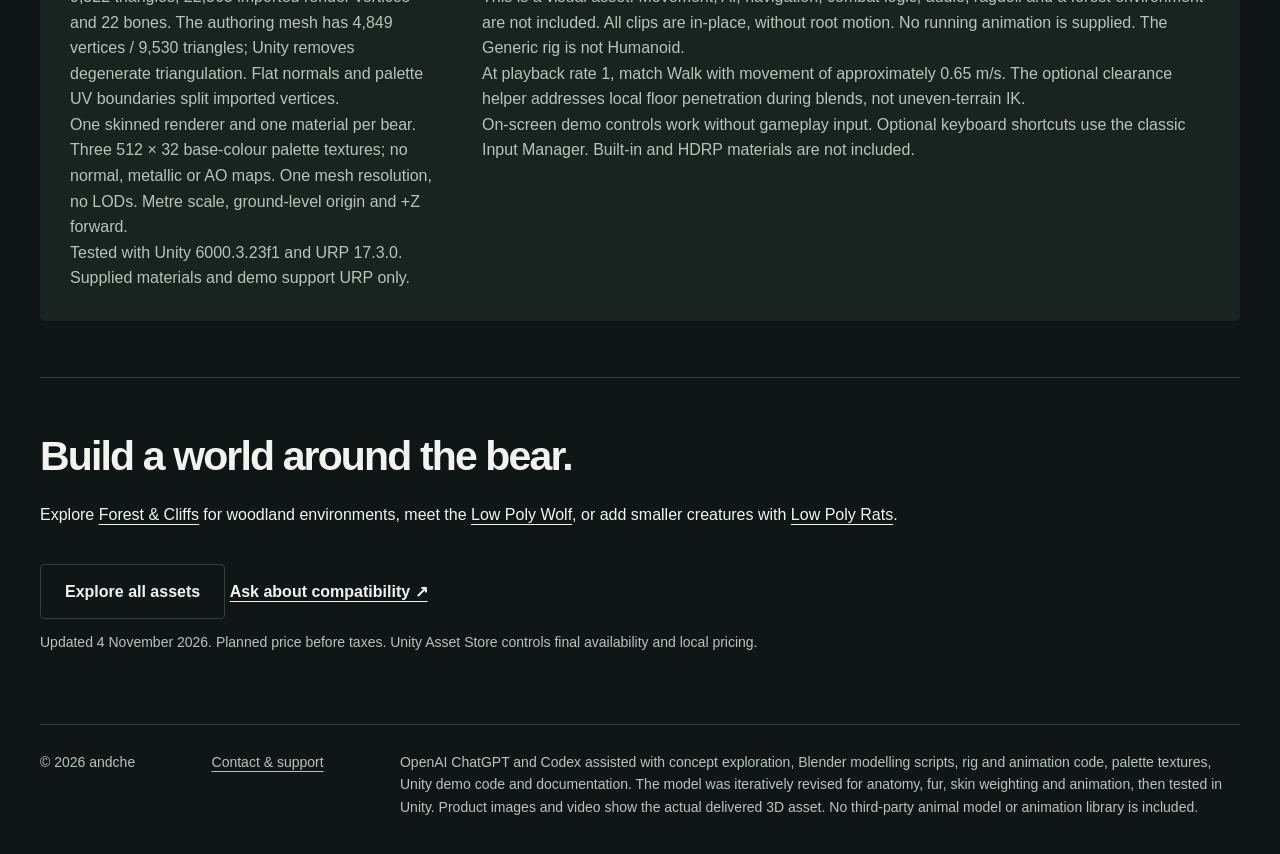
<file: bear.html>
<!doctype html>
<html lang="en"><head><meta charset="utf-8"><meta name="viewport" content="width=device-width,initial-scale=1">
<title>Low Poly Brown Bear – Rigged &amp; Animated Animal for Unity URP | andche</title><meta name="description" content="Rigged low-poly brown bear for Unity URP with 8 animations, 3 coats and editable Blender/FBX source. Watch the actual model in motion. Planned price: $9.99 USD."><link rel="canonical" href="https://andreaschef-star.github.io/andche-assets/bear.html">
<meta property="og:type" content="website"><meta property="og:title" content="Low Poly Brown Bear – Rigged &amp; Animated Animal | andche"><meta property="og:description" content="Stylized woodland wildlife for Unity URP. Eight animations, three coats, editable source. Planned price $9.99 USD."><meta property="og:url" content="https://andreaschef-star.github.io/andche-assets/bear.html"><meta property="og:image" content="https://andreaschef-star.github.io/andche-assets/bear-hero.webp"><meta name="twitter:card" content="summary_large_image"><link rel="icon" href="spider-icon-20261018.webp"><link rel="stylesheet" href="style.css?v=20261030-forest"><script type="application/ld+json">{"@context": "https://schema.org", "@type": "Product", "name": "Low Poly Brown Bear - Rigged & Animated Animal", "description": "Rigged low-poly brown bear for Unity URP: 8 animations, 3 coat colours, interactive demo and editable Blender/FBX source. Add stylized wildlife to forests, RPGs and survival games.", "url": "https://andreaschef-star.github.io/andche-assets/bear.html", "image": ["https://andreaschef-star.github.io/andche-assets/bear-hero.webp", "https://andreaschef-star.github.io/andche-assets/bear-coats.webp"], "brand": {"@type": "Brand", "name": "andche"}, "category": "Animated 3D animals for Unity URP", "additionalProperty": [{"@type": "PropertyValue", "name": "Animation clips", "value": 8}, {"@type": "PropertyValue", "name": "Coat variants", "value": 3}, {"@type": "PropertyValue", "name": "Planned base price", "value": "9.99 USD"}, {"@type": "PropertyValue", "name": "Availability", "value": "Submitted for review; not available to purchase yet"}]}</script></head>
<body><a class="skip" href="#main">Skip to content</a><header class="wrap"><a class="brand" href="index.html">andche<span> / game assets</span></a><nav aria-label="Main navigation"><a href="index.html#collection">All assets</a><a href="bear.html" aria-current="page">Brown Bear</a><a href="contact.html">Contact &amp; support</a></nav></header>
<main id="main"><nav class="breadcrumbs wrap" aria-label="Breadcrumb"><a href="index.html">andche assets</a><span>/</span><span>Low Poly Brown Bear</span></nav>
<section class="goblin-hero wrap"><p class="eyebrow">Animated wildlife / Stylized animal / Unity URP</p><h1>Low Poly Brown Bear</h1><p class="lead">Bring a powerful forest animal to your world. Broad shoulders, solid paws, rounded ears and a warm faceted coat give this bear a distinctive woodland presence.</p>
<div class="availability"><p><strong>Awaiting Unity approval · $9.99 USD</strong><br>Submitted to Unity Asset Store on 4 November 2026. Not available to purchase yet; no release date is confirmed.</p></div>
<figure><img src="bear-hero.webp" width="1920" height="1280" fetchpriority="high" alt="Rigged low-poly brown bear with broad shoulders, warm brown fur and rounded ears"><figcaption>Actual render of the supplied bear model. Presentation lighting is used for this image.</figcaption></figure></section>
<section class="goblin-content wrap" id="animations"><h2>Watch all eight animations.</h2><video controls playsinline preload="metadata" poster="bear-animations.webp" aria-label="Low Poly Brown Bear animation showcase"><source src="bear-preview.mp4" type="video/mp4">Watch the <a href="bear-preview.mp4">Bear animation video</a>.</video><p class="caption">Actual Unity captures at original playback speed. Idle, Walk, Bite, Swipe, Hit, Death, Roar and Sniff. Silent preview; no audio or running animation is included.</p>
<div class="product-grid"><div><h3>From quiet woodland to close encounters.</h3><p>Add an animated brown bear to a fantasy RPG, survival game or wilderness scene. Choose the Brown, Dark or Cinnamon prefab and connect the supplied Animator controller to your own gameplay.</p><p>The interactive URP studio lets you inspect every coat and clip. Editable Blender source, FBX, original authoring scripts and English integration guides are included for customization.</p></div><div><h3>Inside the package</h3><ul><li>One original bear mesh with editable FBX</li><li>22-bone Generic rig and 8 in-place animation clips</li><li>3 coat materials and matching creature prefabs</li><li>Locomotion/action Animator controller</li><li>Interactive Unity URP demo scene</li><li>Optional local ground-clearance helper</li><li>Blender source and English documentation</li></ul></div></div>
<figure><a href="bear-coats.webp"><img src="bear-coats.webp" width="1920" height="1280" loading="lazy" alt="Brown, Dark and Cinnamon coat variants of the supplied bear"></a><figcaption>Brown, Dark and Cinnamon — three materials sharing one model and rig.</figcaption></figure></section>
<section class="goblin-content wrap"><h2>A closer look.</h2><div class="gallery-grid"><figure><a href="bear-detail.webp"><img src="bear-detail.webp" width="1920" height="1280" loading="lazy" alt="Close-up views of the bear head, paws and fur detailing"></a><figcaption>Rounded ears, broad muzzle, solid paws and faceted fur — actual model details.</figcaption></figure><figure><a href="bear-views.webp"><img src="bear-views.webp" width="1920" height="1280" loading="lazy" alt="Profile view showing bear proportions, shoulder hump and short tail"></a><figcaption>Profile and proportions of the supplied model.</figcaption></figure><figure><a href="bear-animations.webp"><img src="bear-animations.webp" width="1920" height="1280" loading="lazy" alt="Eight bear animation clips: Idle, Walk, Bite, Swipe, Hit, Death, Roar and Sniff"></a><figcaption>Eight original animation clips. Idle and Walk loop.</figcaption></figure></div>
<div class="notes"><div><h3>Technical details</h3><p>9,522 triangles, 22,565 imported render vertices and 22 bones. The authoring mesh has 4,849 vertices / 9,530 triangles; Unity removes degenerate triangulation. Flat normals and palette UV boundaries split imported vertices.</p><p>One skinned renderer and one material per bear. Three 512 × 32 base-colour palette textures; no normal, metallic or AO maps. One mesh resolution, no LODs. Metre scale, ground-level origin and +Z forward.</p><p>Tested with Unity 6000.3.23f1 and URP 17.3.0. Supplied materials and demo support URP only.</p></div><div><h3>Know before you build</h3><p>This is a visual asset. Movement, AI, navigation, combat logic, audio, ragdoll and a forest environment are not included. All clips are in-place, without root motion. No running animation is supplied. The Generic rig is not Humanoid.</p><p>At playback rate 1, match Walk with movement of approximately 0.65 m/s. The optional clearance helper addresses local floor penetration during blends, not uneven-terrain IK.</p><p>On-screen demo controls work without gameplay input. Optional keyboard shortcuts use the classic Input Manager. Built-in and HDRP materials are not included.</p></div></div></section>
<section class="goblin-content wrap"><h2>Build a world around the bear.</h2><p>Explore <a href="forest-cliffs.html">Forest &amp; Cliffs</a> for woodland environments, meet the <a href="wolf.html">Low Poly Wolf</a>, or add smaller creatures with <a href="index.html#rats">Low Poly Rats</a>.</p><a class="button secondary" href="index.html#collection">Explore all assets</a> <a class="text-link" href="contact.html">Ask about compatibility ↗</a><p class="caption">Updated 4 November 2026. Planned price before taxes. Unity Asset Store controls final availability and local pricing.</p></section></main>
<footer class="wrap"><span>© 2026 andche</span><a href="contact.html">Contact &amp; support</a><p>OpenAI ChatGPT and Codex assisted with concept exploration, Blender modelling scripts, rig and animation code, palette textures, Unity demo code and documentation. The model was iteratively revised for anatomy, fur, skin weighting and animation, then tested in Unity. Product images and video show the actual delivered 3D asset. No third-party animal model or animation library is included.</p></footer></body></html>
</file>
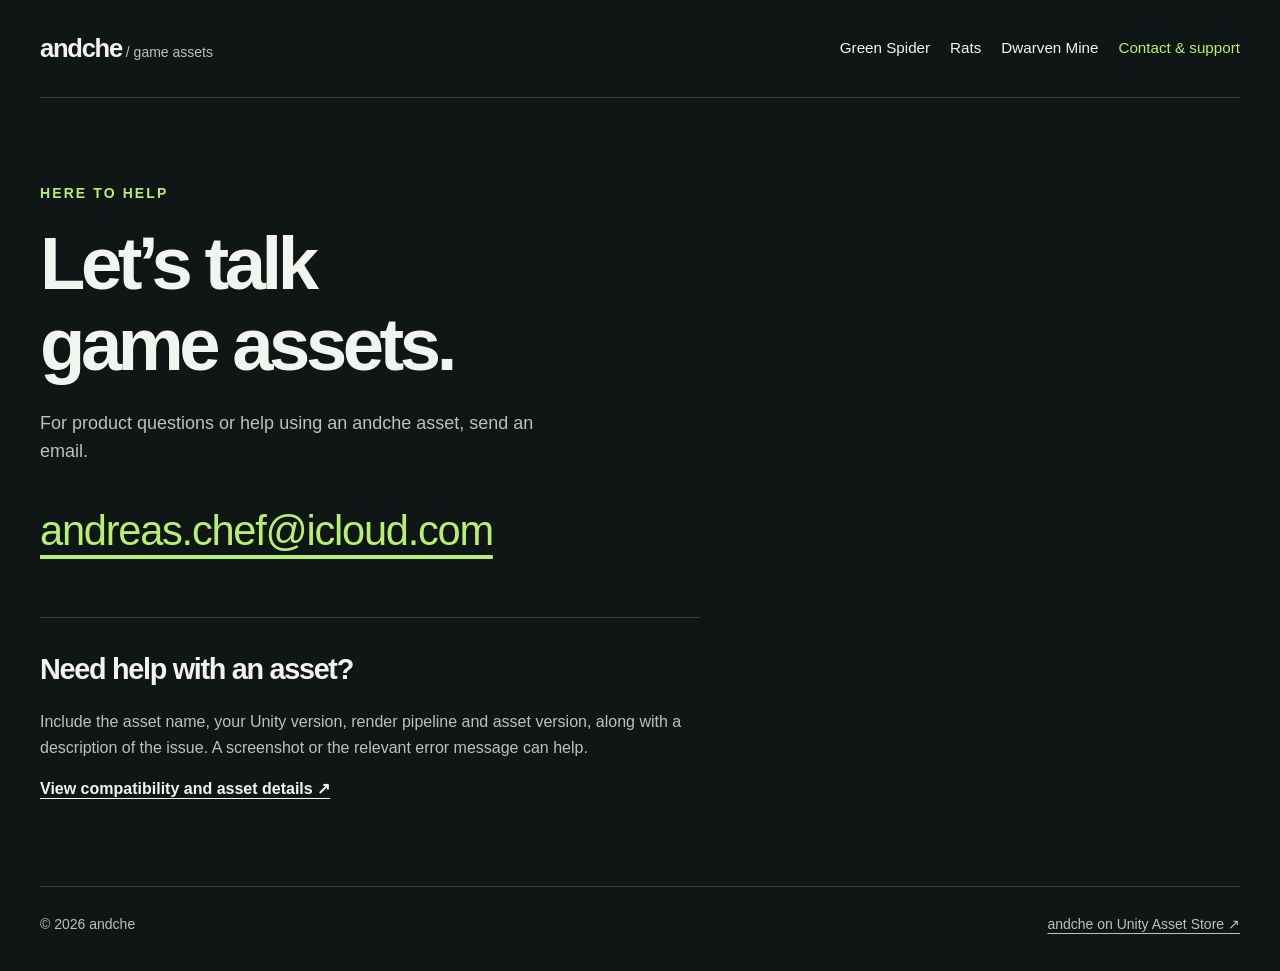
<file: contact.html>
<!doctype html>
<html lang="en"><head><meta charset="utf-8"><meta name="viewport" content="width=device-width,initial-scale=1"><title>Contact & support — andche</title><meta name="description" content="Contact andche for Green Spider, Low Poly Rats and Dwarven Mine Kit support and product questions."><link rel="icon" href="spider-icon.png"><link rel="stylesheet" href="style.css"></head>
<body><a class="skip" href="#main">Skip to content</a><header class="wrap"><a class="brand" href="index.html" aria-label="andche home">andche<span> / game assets</span></a><nav aria-label="Main navigation"><a href="index.html#spider">Green Spider</a><a href="index.html#rats">Rats</a><a href="index.html#dwarven-mine">Dwarven Mine</a><a href="contact.html" aria-current="page">Contact &amp; support</a></nav></header>
<main id="main" class="contact wrap"><p class="eyebrow">Here to help</p><h1>Let’s talk<br>game assets.</h1><p class="lead">For product questions or help using an andche asset, send an email.</p><a class="email" href="mailto:andreas.chef@icloud.com">andreas.chef@icloud.com</a><section class="support"><h2>Need help with an asset?</h2><p>Include the asset name, your Unity version, render pipeline and asset version, along with a description of the issue. A screenshot or the relevant error message can help.</p><a class="text-link" href="index.html#collection">View compatibility and asset details ↗</a></section></main><footer class="wrap"><span>© 2026 andche</span><a href="https://assetstore.unity.com/publishers/158086">andche on Unity Asset Store ↗</a></footer></body></html>
</file>
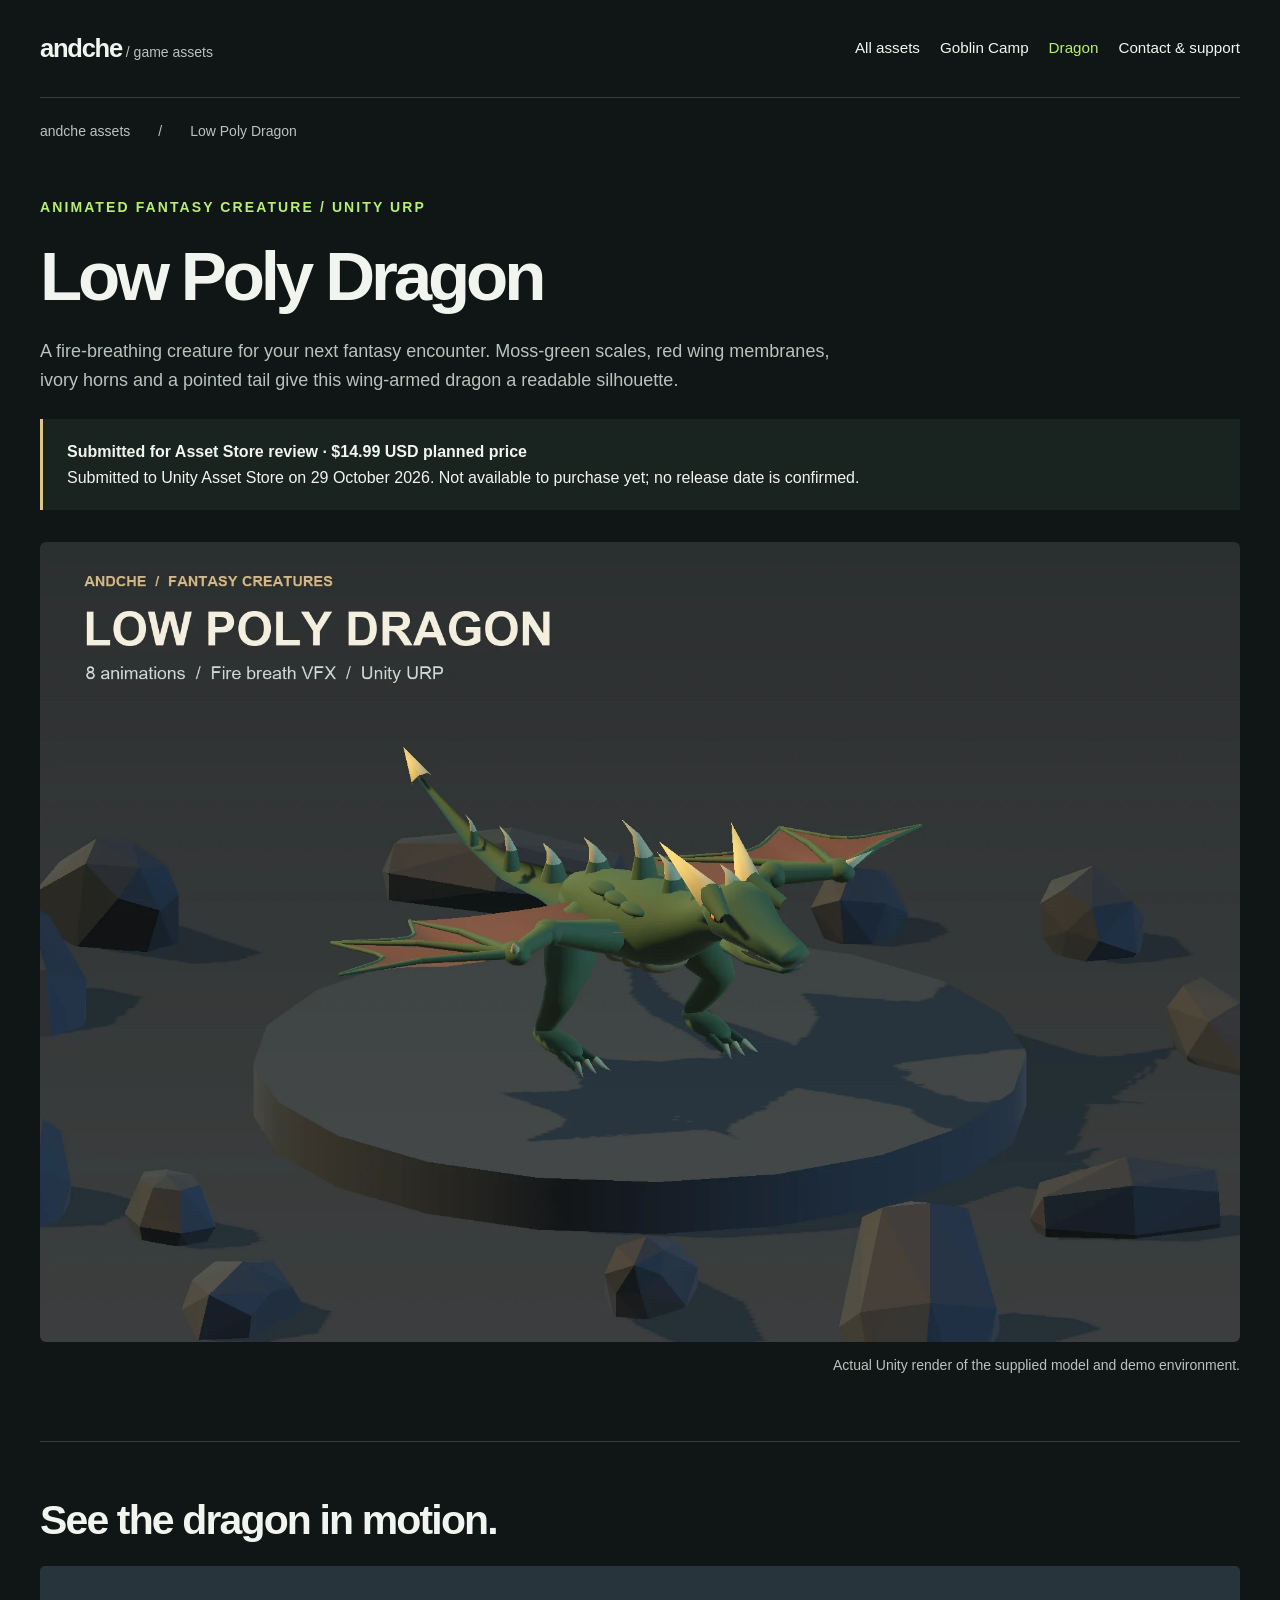
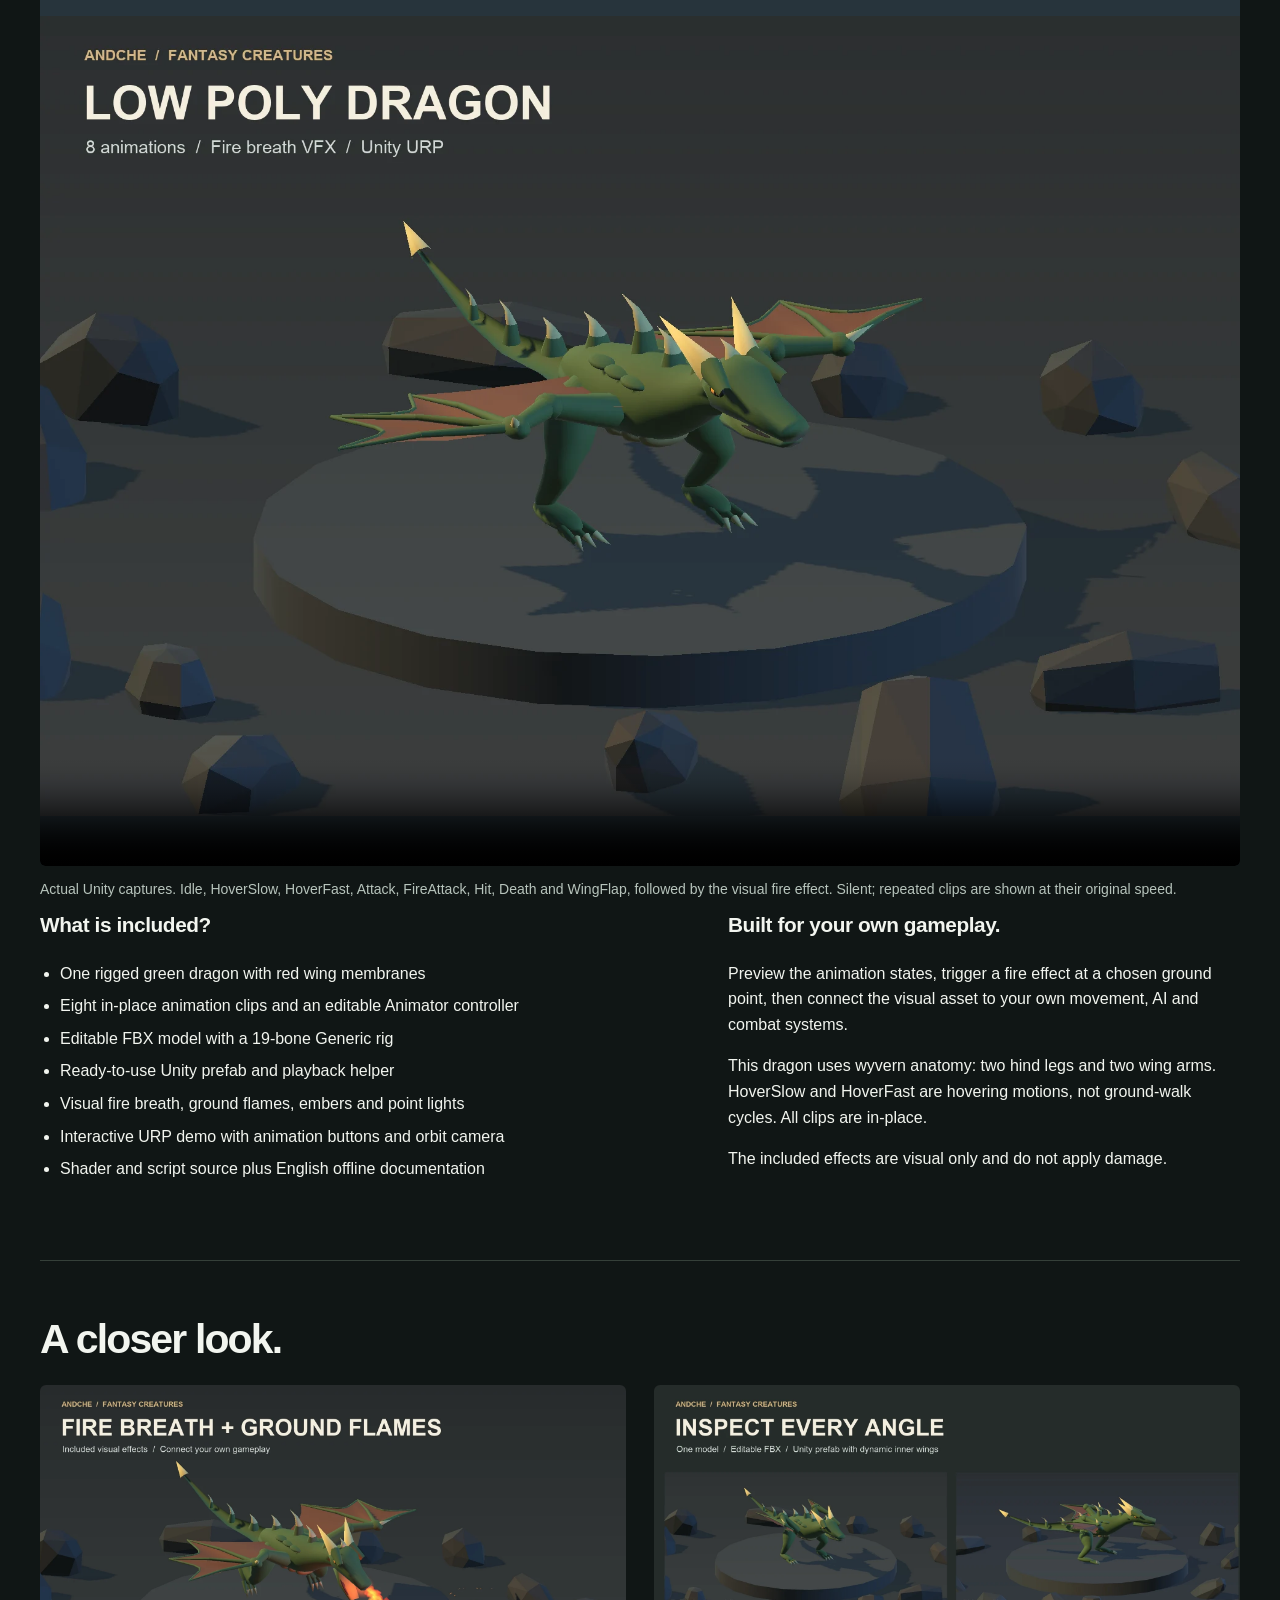
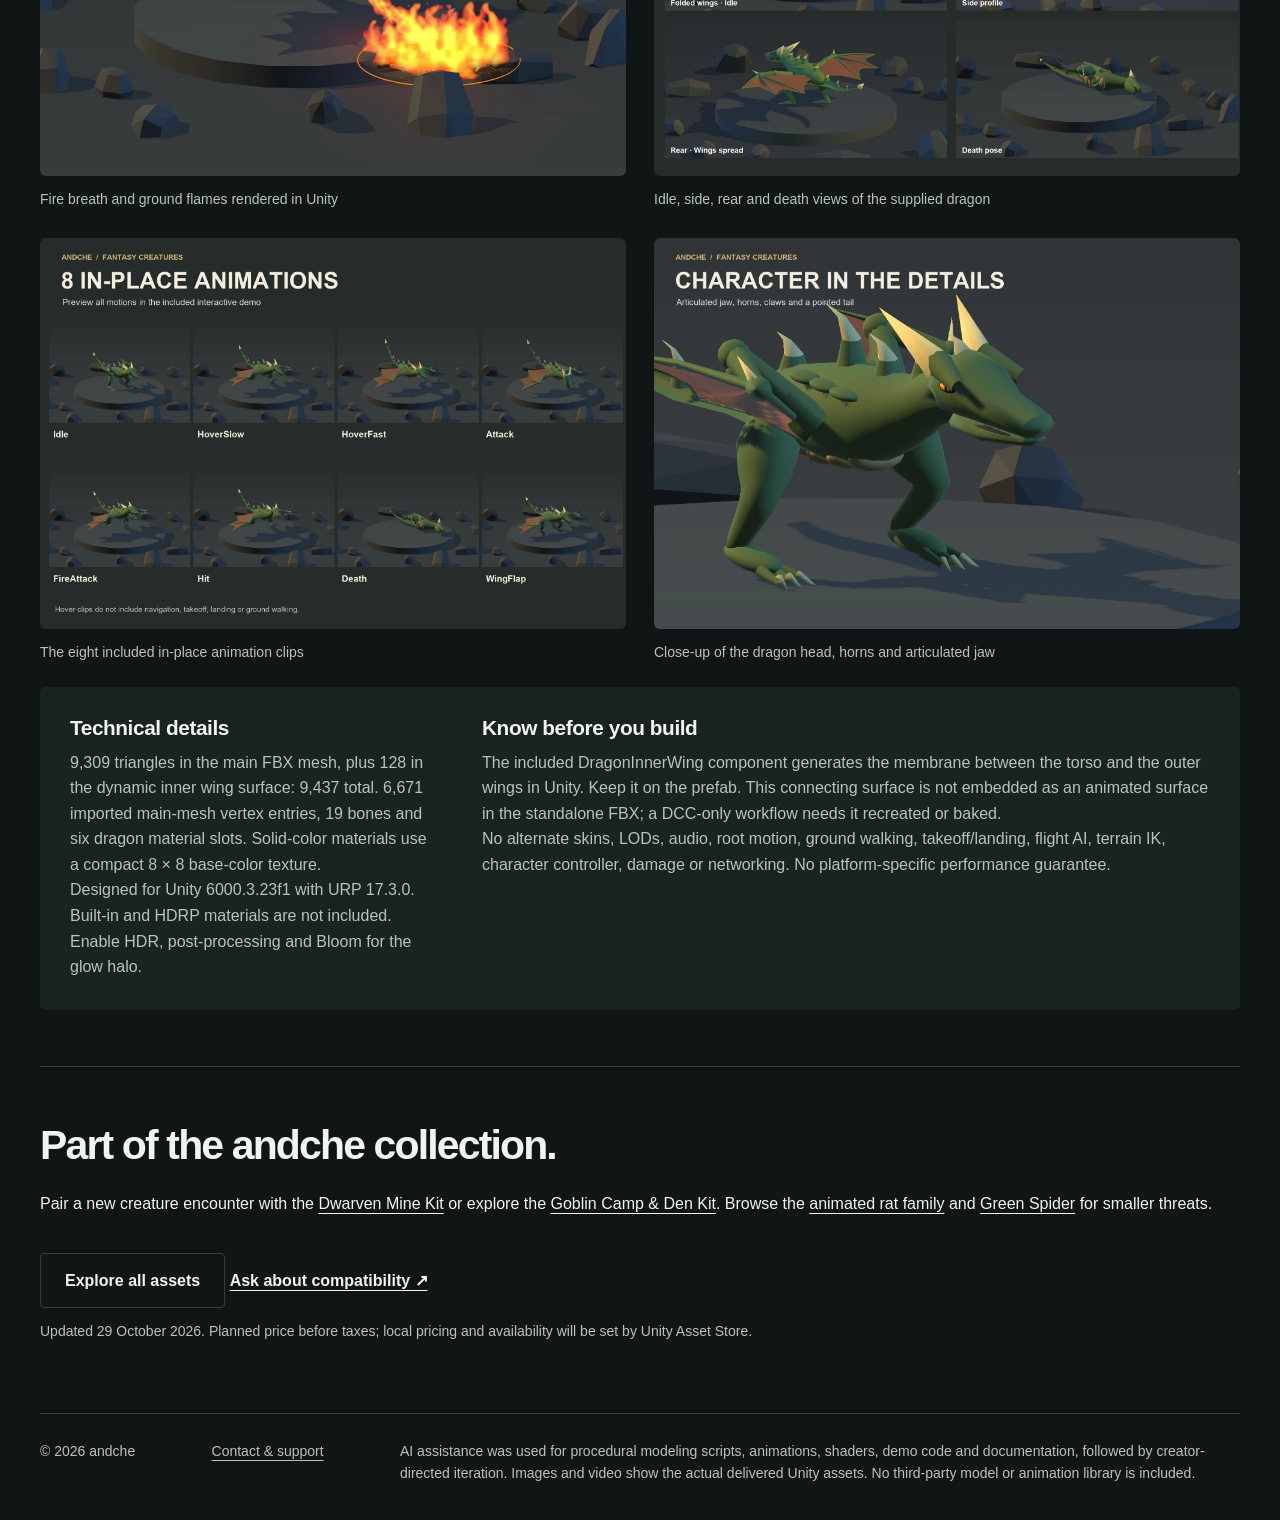
<file: dragon.html>
<!doctype html><html lang="en"><head><meta charset="utf-8"><meta name="viewport" content="width=device-width,initial-scale=1"><title>Low Poly Dragon - Animated Fantasy Creature for Unity URP | andche</title><meta name="description" content="A rigged low-poly dragon for Unity URP: 8 in-place animations, fire breath and ground-flame VFX, editable FBX and an interactive demo. See real Unity footage."><link rel="canonical" href="https://andreaschef-star.github.io/andche-assets/dragon.html"><meta property="og:type" content="website"><meta property="og:title" content="Low Poly Dragon - Animated Fantasy Creature for Unity URP | andche"><meta property="og:description" content="A rigged low-poly dragon for Unity URP: 8 in-place animations, fire breath and ground-flame VFX, editable FBX and an interactive demo. See real Unity footage."><meta property="og:url" content="https://andreaschef-star.github.io/andche-assets/dragon.html"><meta property="og:image" content="https://andreaschef-star.github.io/andche-assets/dragon-hero.webp"><meta name="twitter:card" content="summary_large_image"><link rel="stylesheet" href="style.css?v=20261029"><script type="application/ld+json">{"@context": "https://schema.org", "@type": "Product", "name": "Low Poly Dragon - Animated Fantasy Creature", "description": "A rigged low-poly dragon for Unity URP: 8 in-place animations, fire breath and ground-flame VFX, editable FBX and an interactive demo. See real Unity footage.", "url": "https://andreaschef-star.github.io/andche-assets/dragon.html", "image": ["https://andreaschef-star.github.io/andche-assets/dragon-hero.webp", "https://andreaschef-star.github.io/andche-assets/dragon-fire.webp"], "brand": {"@type": "Brand", "name": "andche"}, "category": "Animated 3D fantasy creatures for Unity URP", "additionalProperty": [{"@type": "PropertyValue", "name": "Animation clips", "value": 8}, {"@type": "PropertyValue", "name": "Rig", "value": "19-bone Generic rig"}]}</script></head><body><a class="skip" href="#main">Skip to content</a><header class="wrap"><a class="brand" href="index.html">andche<span> / game assets</span></a><nav aria-label="Main navigation"><a href="index.html#collection">All assets</a><a href="goblin-camp.html">Goblin Camp</a><a href="dragon.html" aria-current="page">Dragon</a><a href="contact.html">Contact &amp; support</a></nav></header><main id="main"><nav class="breadcrumbs wrap" aria-label="Breadcrumb"><a href="index.html">andche assets</a><span>/</span><span>Low Poly Dragon</span></nav><section class="goblin-hero wrap"><p class="eyebrow">Animated fantasy creature / Unity URP</p><h1>Low Poly Dragon</h1><p class="lead">A fire-breathing creature for your next fantasy encounter. Moss-green scales, red wing membranes, ivory horns and a pointed tail give this wing-armed dragon a readable silhouette.</p><div class="availability"><p><strong>Submitted for Asset Store review · $14.99 USD planned price</strong><br>Submitted to Unity Asset Store on 29 October 2026. Not available to purchase yet; no release date is confirmed.</p></div><figure><img src="dragon-hero.webp" width="1950" height="1300" fetchpriority="high" alt="Green low-poly dragon with red wings spread, horns and a pointed tail on the included rocky demo clearing"><figcaption>Actual Unity render of the supplied model and demo environment.</figcaption></figure></section>
<section class="goblin-content wrap"><h2>See the dragon in motion.</h2><video controls playsinline preload="metadata" poster="dragon-hero.webp" aria-label="All eight Dragon animation clips and fire effects"><source src="dragon-preview.mp4" type="video/mp4">Watch the <a href="dragon-preview.mp4">animation preview</a>.</video><p class="caption">Actual Unity captures. Idle, HoverSlow, HoverFast, Attack, FireAttack, Hit, Death and WingFlap, followed by the visual fire effect. Silent; repeated clips are shown at their original speed.</p><div class="product-grid"><div><h3>What is included?</h3><ul><li>One rigged green dragon with red wing membranes</li><li>Eight in-place animation clips and an editable Animator controller</li><li>Editable FBX model with a 19-bone Generic rig</li><li>Ready-to-use Unity prefab and playback helper</li><li>Visual fire breath, ground flames, embers and point lights</li><li>Interactive URP demo with animation buttons and orbit camera</li><li>Shader and script source plus English offline documentation</li></ul></div><div><h3>Built for your own gameplay.</h3><p>Preview the animation states, trigger a fire effect at a chosen ground point, then connect the visual asset to your own movement, AI and combat systems.</p><p>This dragon uses wyvern anatomy: two hind legs and two wing arms. HoverSlow and HoverFast are hovering motions, not ground-walk cycles. All clips are in-place.</p><p>The included effects are visual only and do not apply damage.</p></div></div></section>
<section class="goblin-content wrap"><h2>A closer look.</h2><div class="gallery-grid"><figure><a href="dragon-fire.webp"><img src="dragon-fire.webp" width="1950" height="1300" loading="lazy" alt="Fire breath and ground flames rendered in Unity"></a><figcaption>Fire breath and ground flames rendered in Unity</figcaption></figure><figure><a href="dragon-views.webp"><img src="dragon-views.webp" width="1950" height="1300" loading="lazy" alt="Idle, side, rear and death views of the supplied dragon"></a><figcaption>Idle, side, rear and death views of the supplied dragon</figcaption></figure><figure><a href="dragon-animations.webp"><img src="dragon-animations.webp" width="1950" height="1300" loading="lazy" alt="The eight included in-place animation clips"></a><figcaption>The eight included in-place animation clips</figcaption></figure><figure><a href="dragon-detail.webp"><img src="dragon-detail.webp" width="1950" height="1300" loading="lazy" alt="Close-up of the dragon head, horns and articulated jaw"></a><figcaption>Close-up of the dragon head, horns and articulated jaw</figcaption></figure></div><div class="notes"><div><h3>Technical details</h3><p>9,309 triangles in the main FBX mesh, plus 128 in the dynamic inner wing surface: 9,437 total. 6,671 imported main-mesh vertex entries, 19 bones and six dragon material slots. Solid-color materials use a compact 8 × 8 base-color texture.</p><p>Designed for Unity 6000.3.23f1 with URP 17.3.0. Built-in and HDRP materials are not included. Enable HDR, post-processing and Bloom for the glow halo.</p></div><div><h3>Know before you build</h3><p>The included DragonInnerWing component generates the membrane between the torso and the outer wings in Unity. Keep it on the prefab. This connecting surface is not embedded as an animated surface in the standalone FBX; a DCC-only workflow needs it recreated or baked.</p><p>No alternate skins, LODs, audio, root motion, ground walking, takeoff/landing, flight AI, terrain IK, character controller, damage or networking. No platform-specific performance guarantee.</p></div></div></section><section class="goblin-content wrap"><h2>Part of the andche collection.</h2><p>Pair a new creature encounter with the <a href="index.html#dwarven-mine">Dwarven Mine Kit</a> or explore the <a href="goblin-camp.html">Goblin Camp &amp; Den Kit</a>. Browse the <a href="index.html#rats">animated rat family</a> and <a href="index.html#spider">Green Spider</a> for smaller threats.</p><a class="button secondary" href="index.html#collection">Explore all assets</a> <a class="text-link" href="contact.html">Ask about compatibility ↗</a><p class="caption">Updated 29 October 2026. Planned price before taxes; local pricing and availability will be set by Unity Asset Store.</p></section></main><footer class="wrap"><span>© 2026 andche</span><a href="contact.html">Contact &amp; support</a><p>AI assistance was used for procedural modeling scripts, animations, shaders, demo code and documentation, followed by creator-directed iteration. Images and video show the actual delivered Unity assets. No third-party model or animation library is included.</p></footer></body></html>
</file>
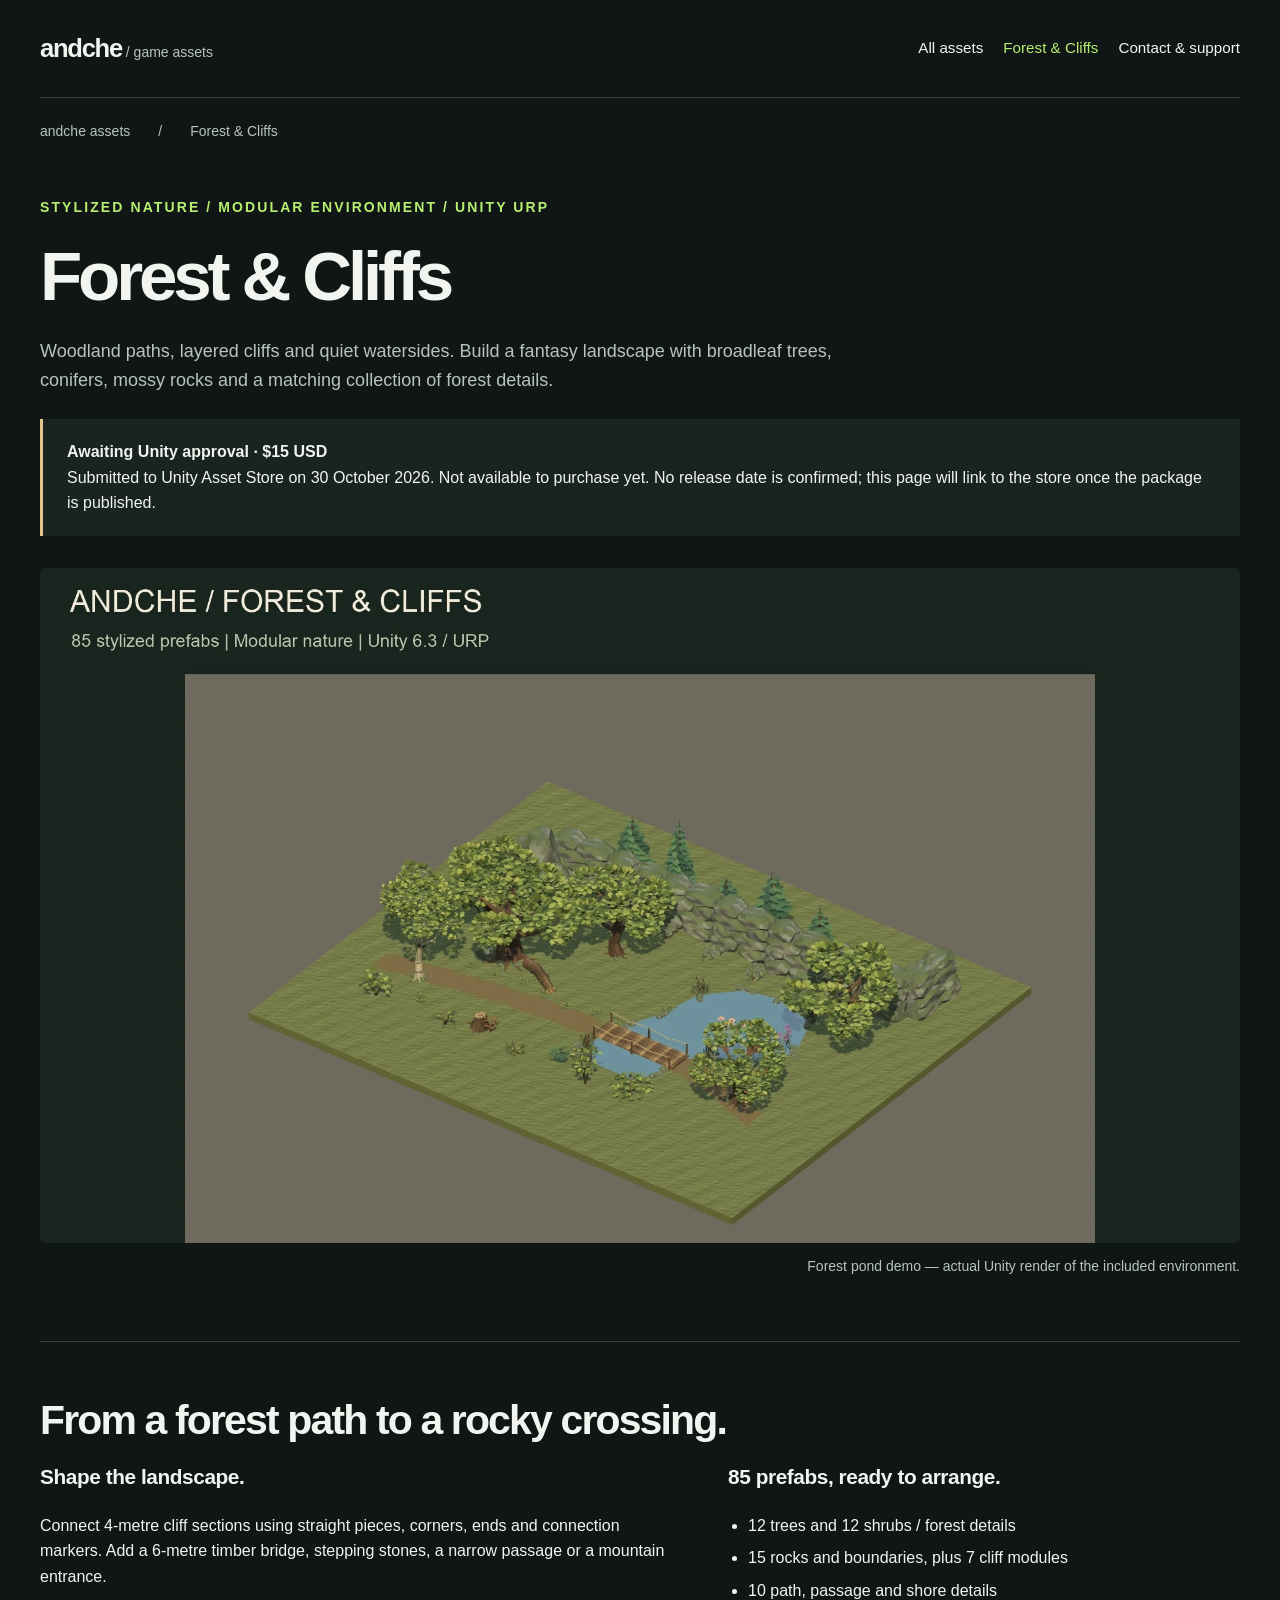
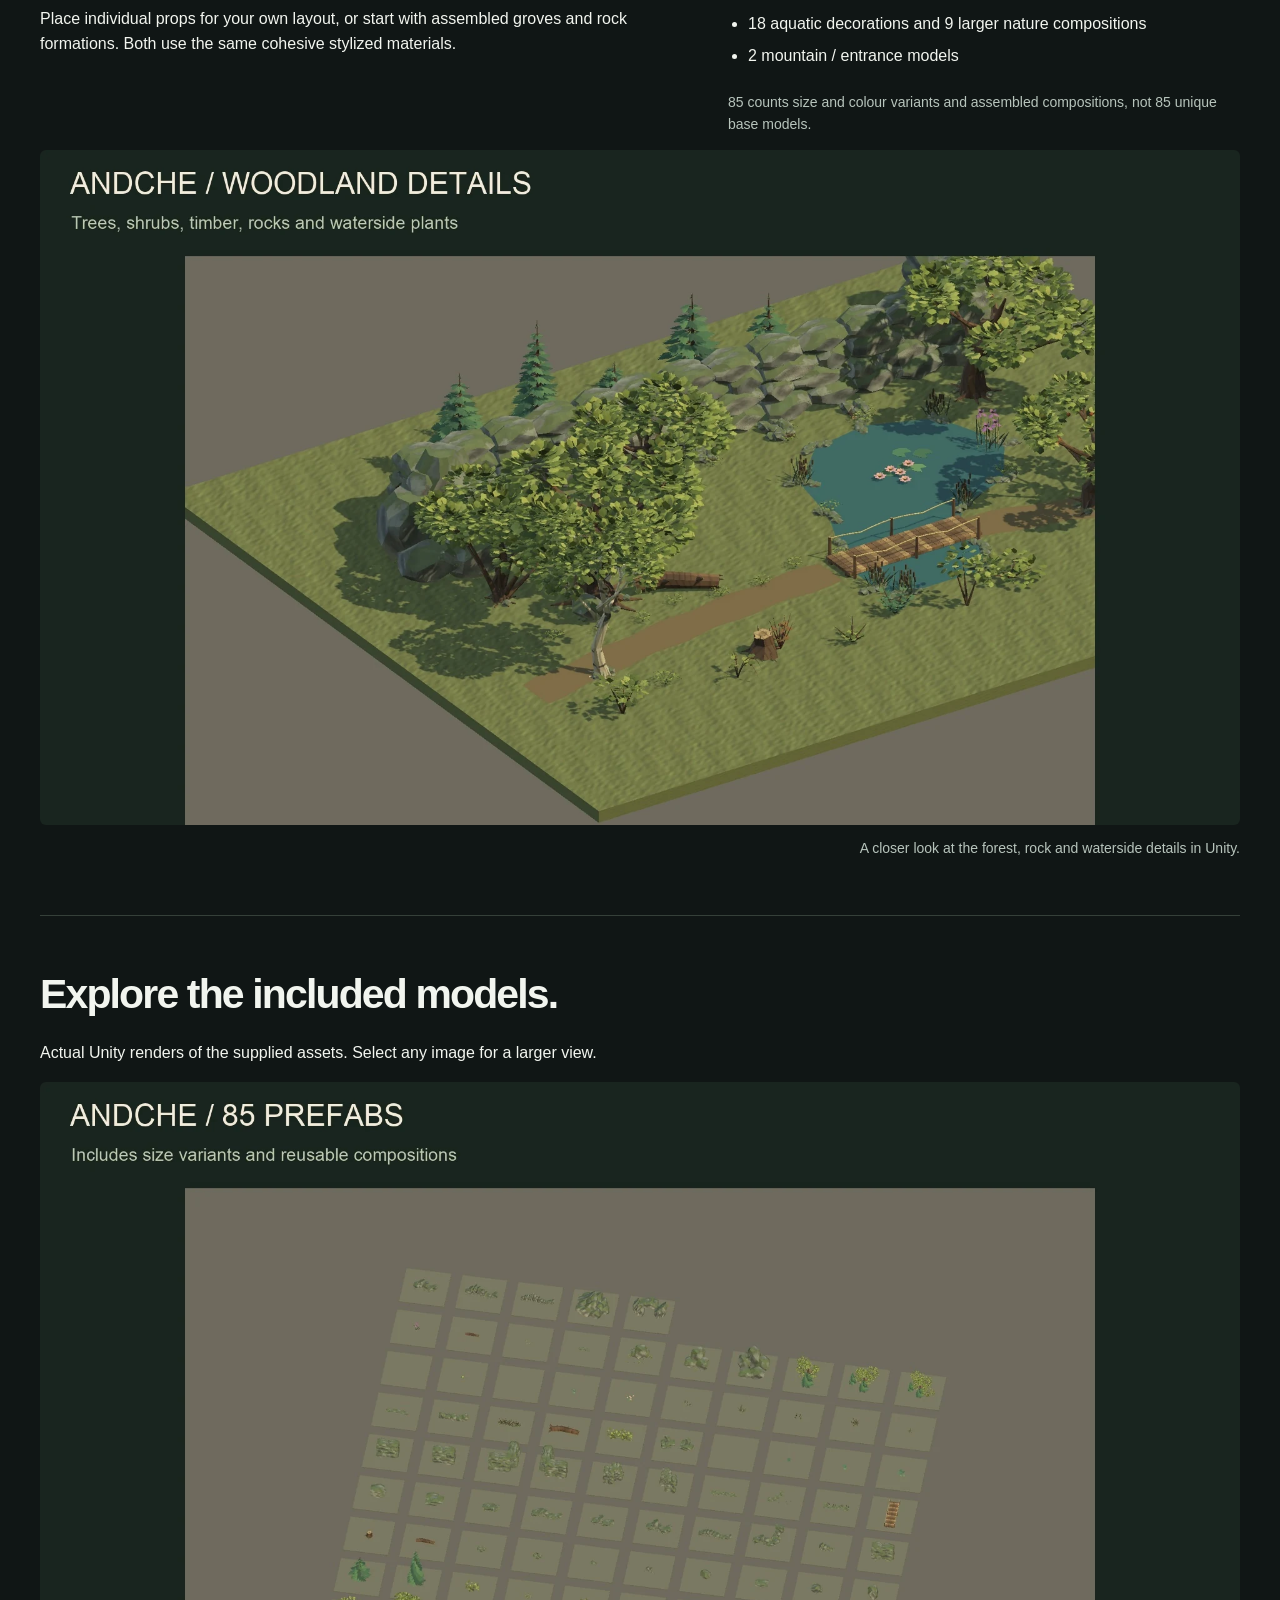
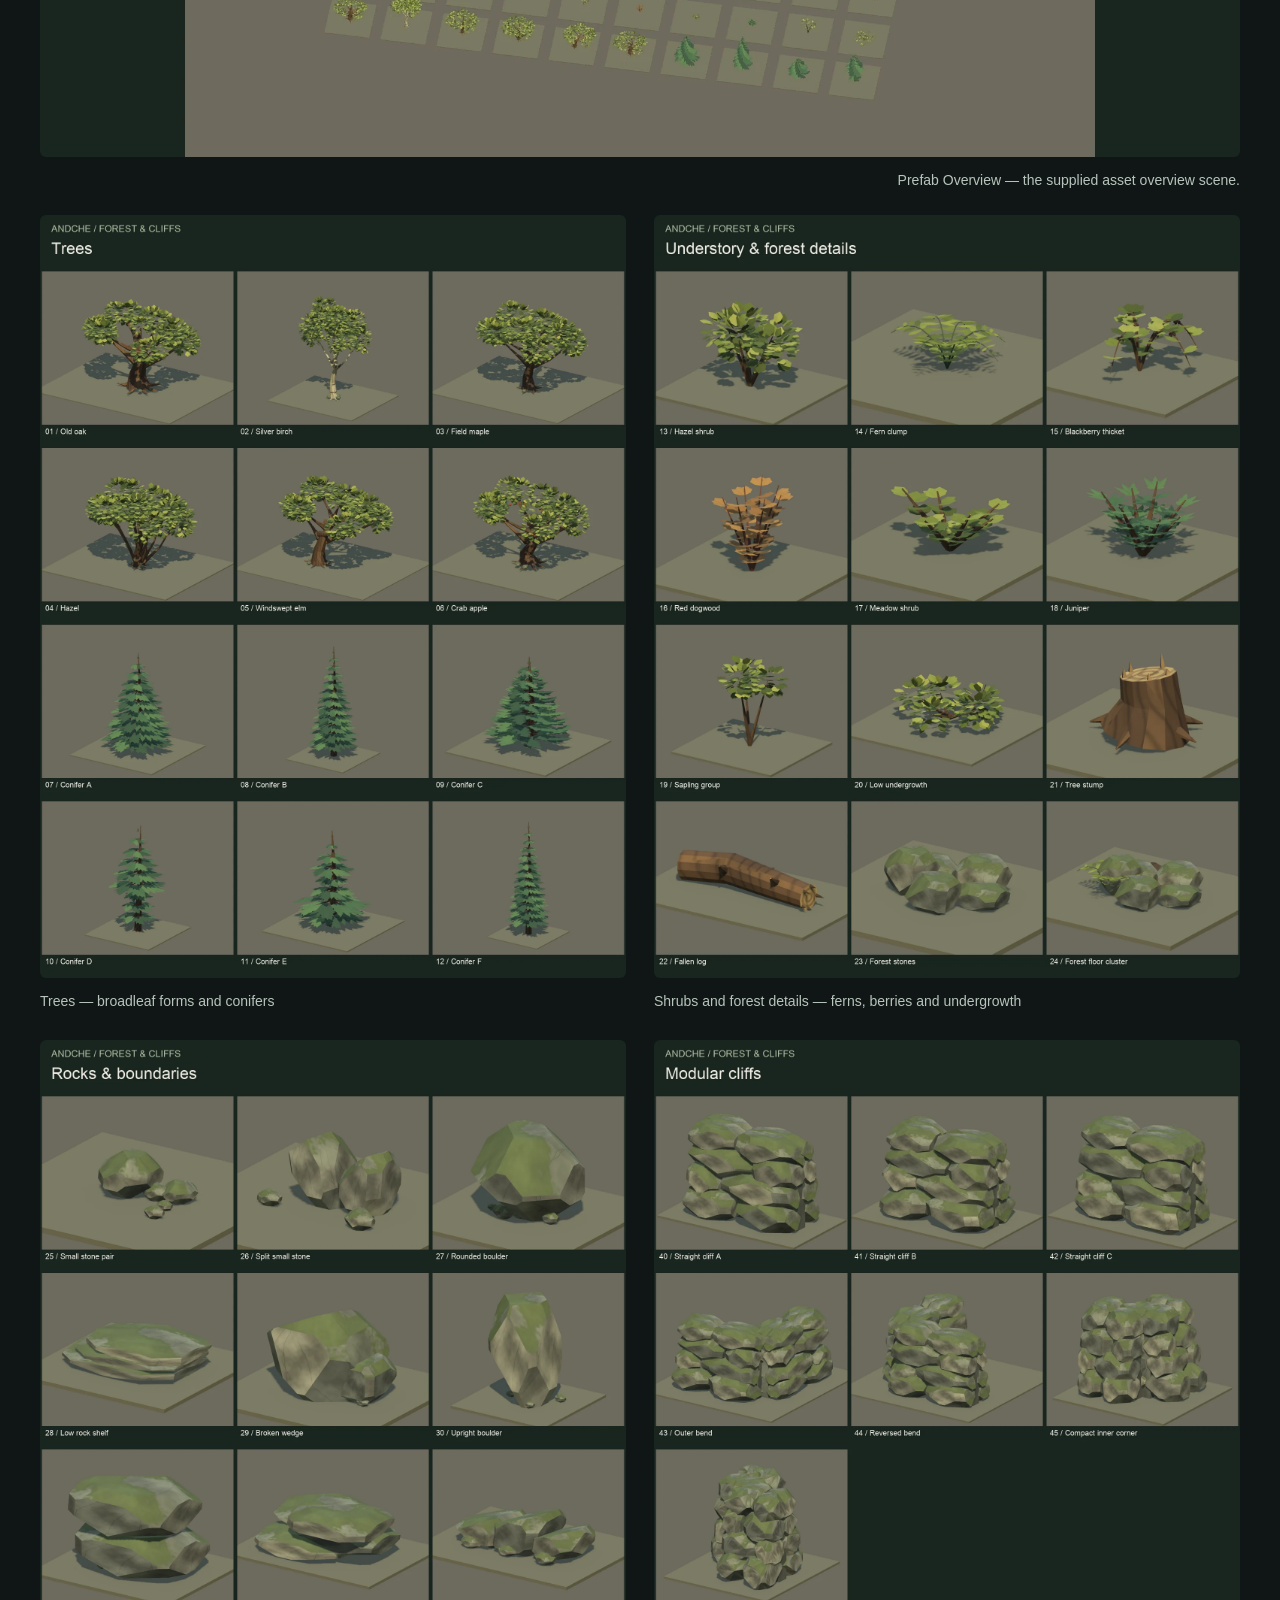
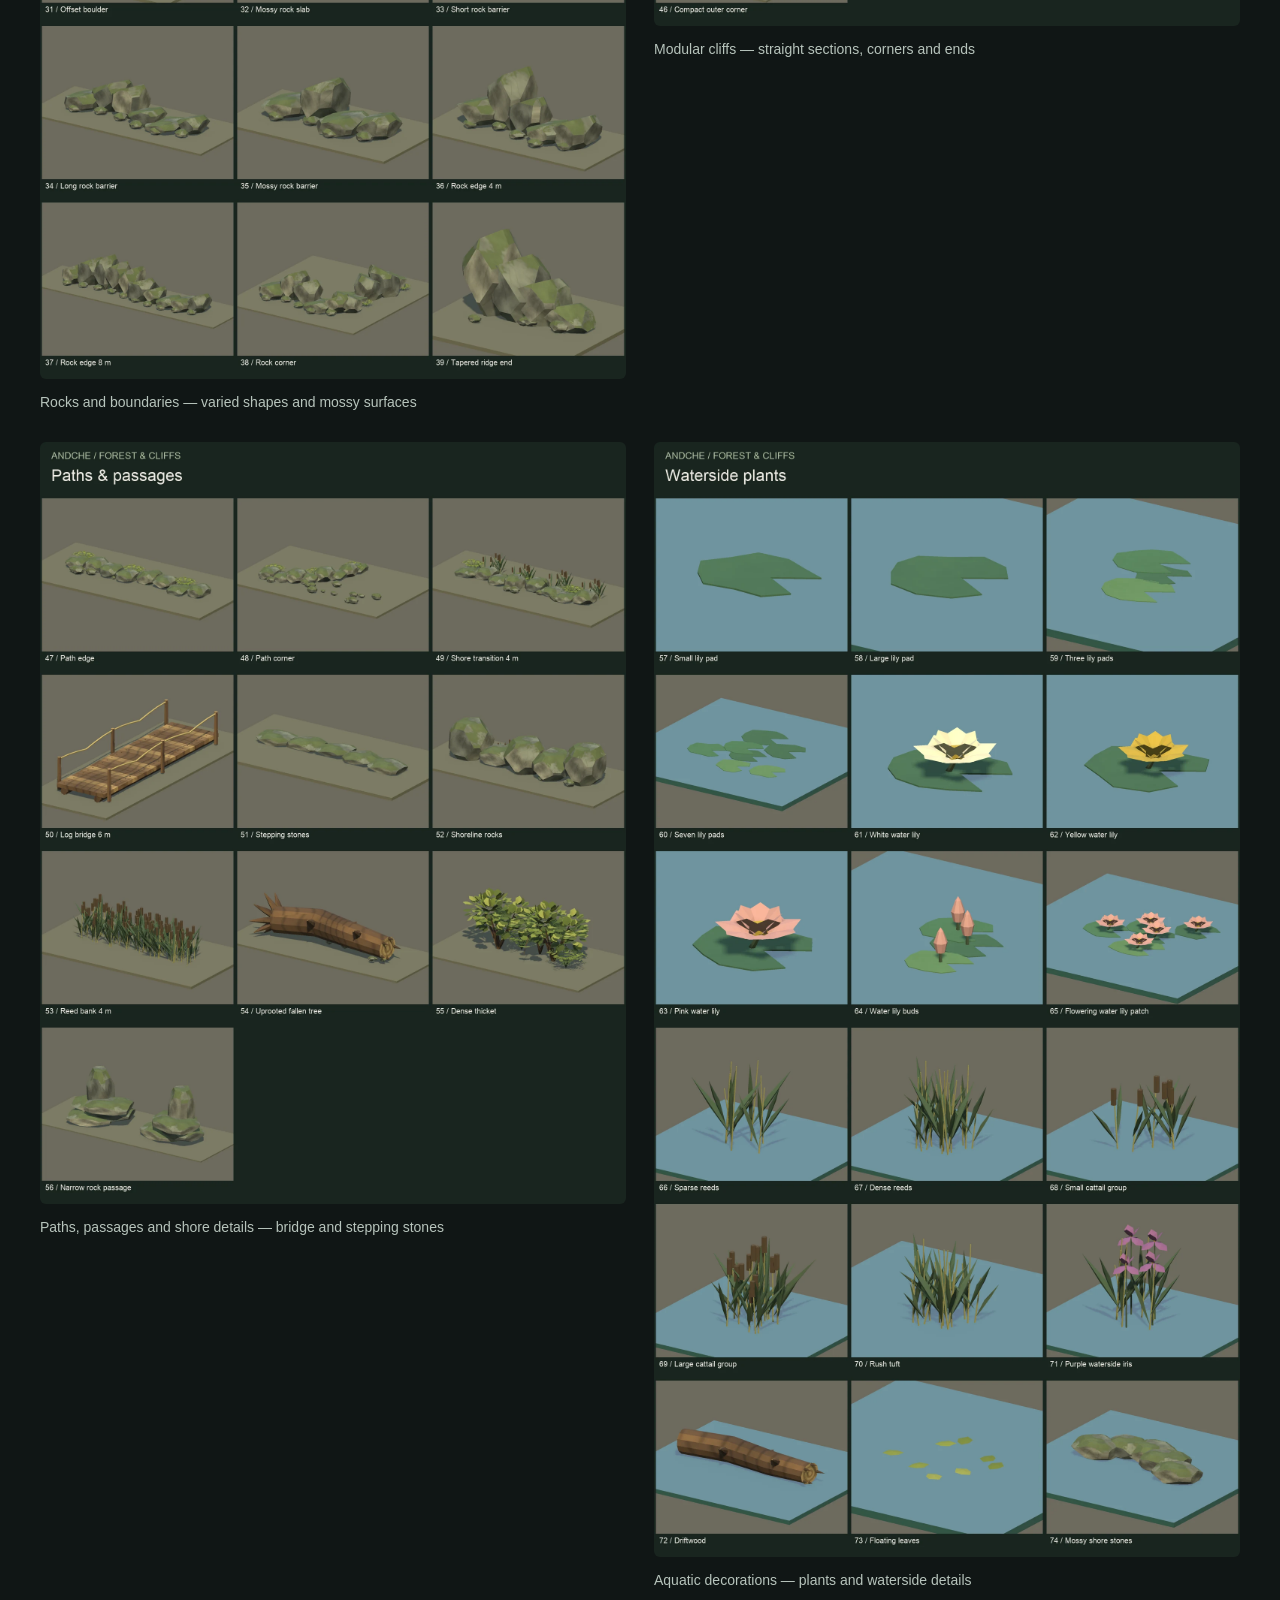
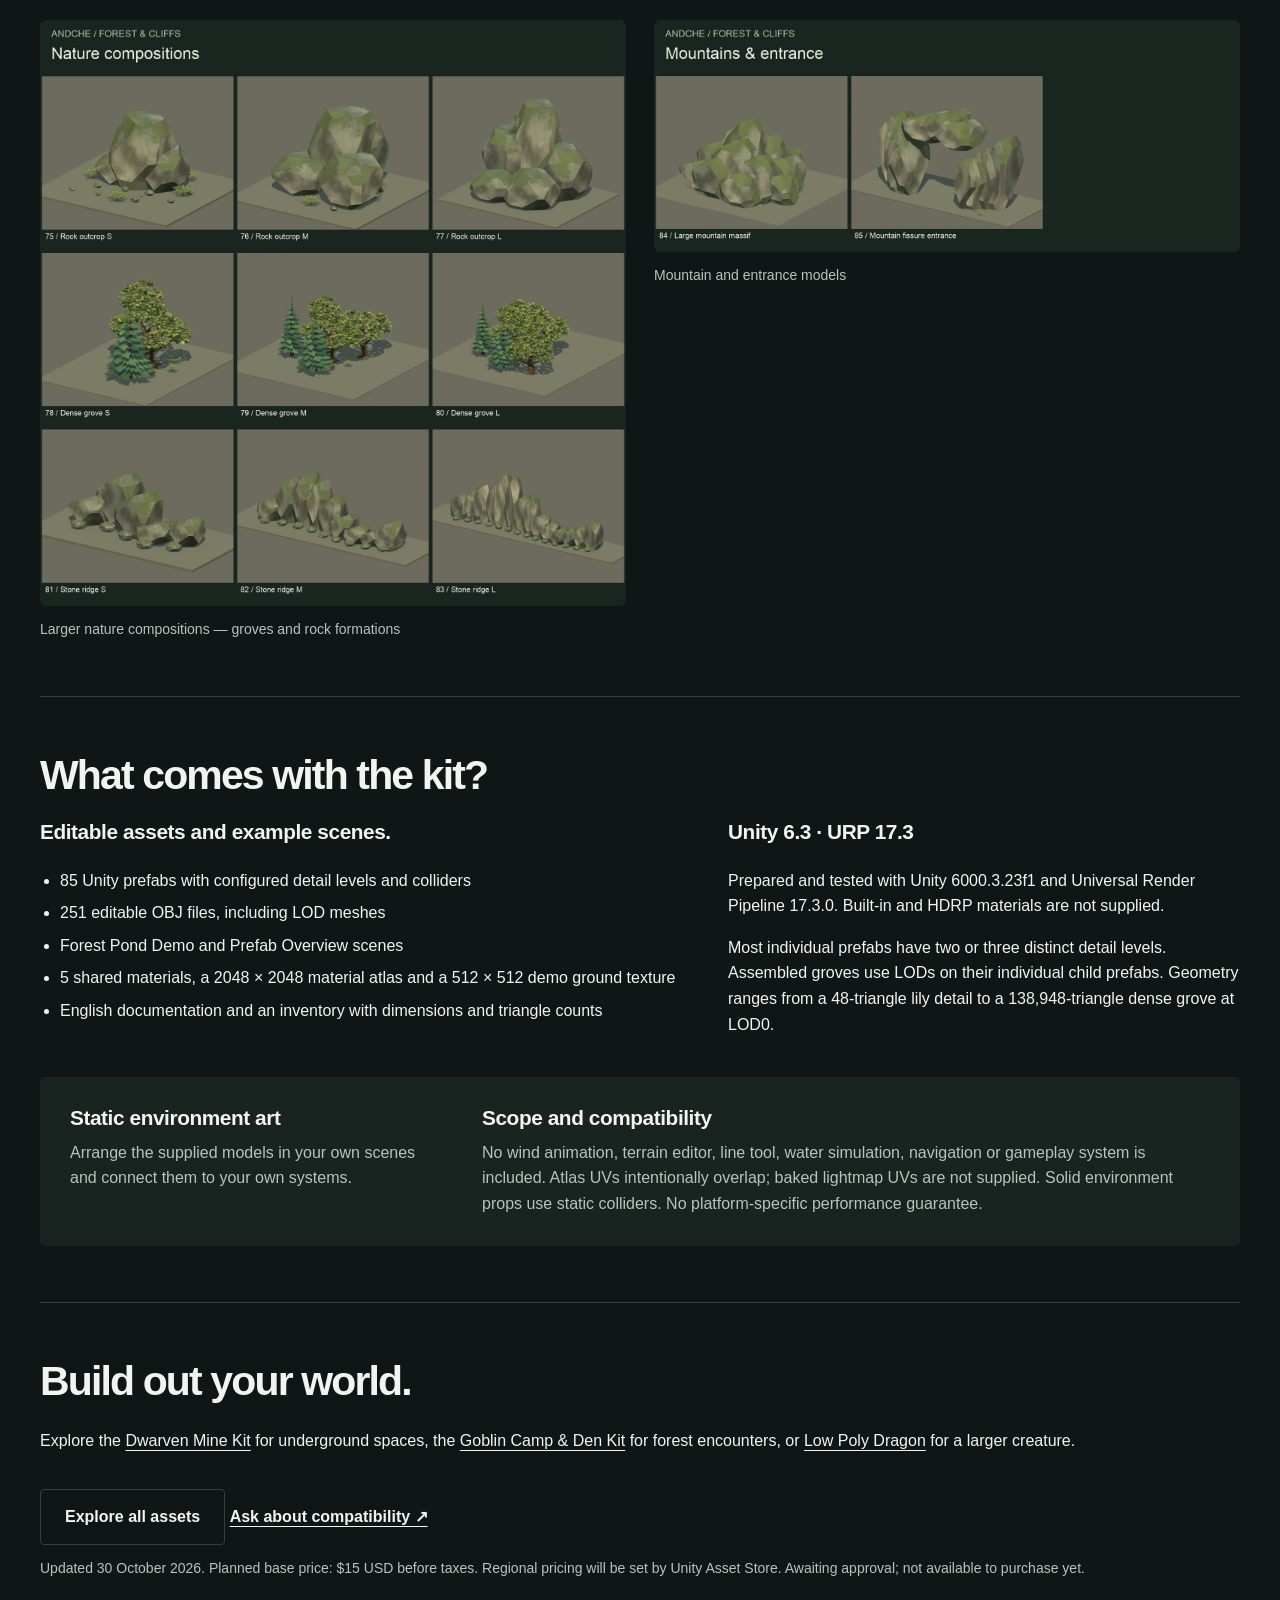
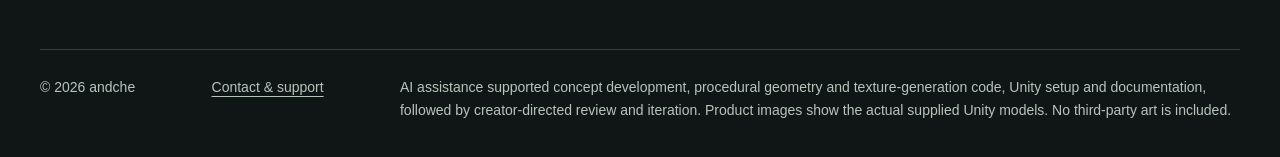
<file: forest-cliffs.html>
<!doctype html>
<html lang="en"><head><meta charset="utf-8"><meta name="viewport" content="width=device-width,initial-scale=1">
<title>Forest & Cliffs — Stylized Modular Nature for Unity URP | andche</title><meta name="description" content="Build woodland paths, rocky borders and waterside scenes with 85 stylized nature prefabs, modular cliffs and two Unity URP demo scenes. $15 USD; awaiting Unity approval.">
<link rel="canonical" href="https://andreaschef-star.github.io/andche-assets/forest-cliffs.html"><meta property="og:type" content="website"><meta property="og:title" content="Forest & Cliffs — Stylized Modular Nature for Unity URP | andche"><meta property="og:description" content="Build woodland paths, rocky borders and waterside scenes with 85 stylized nature prefabs, modular cliffs and two Unity URP demo scenes. $15 USD; awaiting Unity approval."><meta property="og:url" content="https://andreaschef-star.github.io/andche-assets/forest-cliffs.html"><meta property="og:image" content="https://andreaschef-star.github.io/andche-assets/forest-cliffs-hero.webp"><meta name="twitter:card" content="summary_large_image"><link rel="icon" href="spider-icon-20261018.webp"><link rel="stylesheet" href="style.css?v=20261030-forest"><script type="application/ld+json">{"@context": "https://schema.org", "@type": "Product", "name": "Stylized Forest & Cliffs - Modular Nature Environment", "description": "Build woodland paths, rocky borders and waterside scenes with 85 stylized nature prefabs, modular cliffs and two Unity URP demo scenes. $15 USD; awaiting Unity approval.", "url": "https://andreaschef-star.github.io/andche-assets/forest-cliffs.html", "image": ["https://andreaschef-star.github.io/andche-assets/forest-cliffs-hero.webp", "https://andreaschef-star.github.io/andche-assets/forest-cliffs-detail.webp"], "brand": {"@type": "Brand", "name": "andche"}, "category": "Stylized 3D nature environments for Unity URP", "additionalProperty": [{"@type": "PropertyValue", "name": "Prefabs (including variants and compositions)", "value": 85}, {"@type": "PropertyValue", "name": "Publication status", "value": "Submitted to Unity Asset Store; awaiting approval"}, {"@type": "PropertyValue", "name": "Planned base price", "value": "15 USD"}]}</script></head>
<body><a class="skip" href="#main">Skip to content</a>
<header class="wrap"><a class="brand" href="index.html">andche<span> / game assets</span></a><nav aria-label="Main navigation"><a href="index.html#collection">All assets</a><a href="forest-cliffs.html" aria-current="page">Forest &amp; Cliffs</a><a href="contact.html">Contact &amp; support</a></nav></header>
<main id="main"><nav class="breadcrumbs wrap" aria-label="Breadcrumb"><a href="index.html">andche assets</a><span>/</span><span>Forest &amp; Cliffs</span></nav>
<section class="goblin-hero wrap"><p class="eyebrow">Stylized nature / Modular environment / Unity URP</p><h1>Forest &amp; Cliffs</h1><p class="lead">Woodland paths, layered cliffs and quiet watersides. Build a fantasy landscape with broadleaf trees, conifers, mossy rocks and a matching collection of forest details.</p>
<div class="availability"><p><strong>Awaiting Unity approval · $15 USD</strong><br>Submitted to Unity Asset Store on 30 October 2026. Not available to purchase yet. No release date is confirmed; this page will link to the store once the package is published.</p></div>
<figure><a href="forest-cliffs-hero.webp"><img src="forest-cliffs-hero.webp" width="1920" height="1080" fetchpriority="high" alt="Forest pond demo — actual Unity render of the included environment."></a><figcaption>Forest pond demo — actual Unity render of the included environment.</figcaption></figure></section>
<section class="goblin-content wrap"><h2>From a forest path to a rocky crossing.</h2><div class="product-grid"><div><h3>Shape the landscape.</h3><p>Connect 4-metre cliff sections using straight pieces, corners, ends and connection markers. Add a 6-metre timber bridge, stepping stones, a narrow passage or a mountain entrance.</p><p>Place individual props for your own layout, or start with assembled groves and rock formations. Both use the same cohesive stylized materials.</p></div><div><h3>85 prefabs, ready to arrange.</h3><ul><li>12 trees and 12 shrubs / forest details</li><li>15 rocks and boundaries, plus 7 cliff modules</li><li>10 path, passage and shore details</li><li>18 aquatic decorations and 9 larger nature compositions</li><li>2 mountain / entrance models</li></ul><p class="caption">85 counts size and colour variants and assembled compositions, not 85 unique base models.</p></div></div>
<figure><a href="forest-cliffs-detail.webp"><img src="forest-cliffs-detail.webp" width="1920" height="1080" loading="lazy" alt="A closer look at the forest, rock and waterside details in Unity."></a><figcaption>A closer look at the forest, rock and waterside details in Unity.</figcaption></figure></section>
<section class="goblin-content wrap"><h2>Explore the included models.</h2><p>Actual Unity renders of the supplied assets. Select any image for a larger view.</p>
<figure><a href="forest-cliffs-overview.webp"><img src="forest-cliffs-overview.webp" width="1920" height="1080" loading="lazy" alt="Prefab Overview — the supplied asset overview scene."></a><figcaption>Prefab Overview — the supplied asset overview scene.</figcaption></figure>
<div class="gallery-grid"><figure><a href="forest-cliffs-trees.webp"><img src="forest-cliffs-trees.webp" width="1560" height="2030" loading="lazy" alt="Trees — broadleaf forms and conifers"></a><figcaption>Trees — broadleaf forms and conifers</figcaption></figure><figure><a href="forest-cliffs-bushes.webp"><img src="forest-cliffs-bushes.webp" width="1560" height="2030" loading="lazy" alt="Shrubs and forest details — ferns, berries and undergrowth"></a><figcaption>Shrubs and forest details — ferns, berries and undergrowth</figcaption></figure><figure><a href="forest-cliffs-rocks.webp"><img src="forest-cliffs-rocks.webp" width="1560" height="2500" loading="lazy" alt="Rocks and boundaries — varied shapes and mossy surfaces"></a><figcaption>Rocks and boundaries — varied shapes and mossy surfaces</figcaption></figure><figure><a href="forest-cliffs-cliffs.webp"><img src="forest-cliffs-cliffs.webp" width="1560" height="1560" loading="lazy" alt="Modular cliffs — straight sections, corners and ends"></a><figcaption>Modular cliffs — straight sections, corners and ends</figcaption></figure><figure><a href="forest-cliffs-paths.webp"><img src="forest-cliffs-paths.webp" width="1560" height="2030" loading="lazy" alt="Paths, passages and shore details — bridge and stepping stones"></a><figcaption>Paths, passages and shore details — bridge and stepping stones</figcaption></figure><figure><a href="forest-cliffs-water.webp"><img src="forest-cliffs-water.webp" width="1560" height="2970" loading="lazy" alt="Aquatic decorations — plants and waterside details"></a><figcaption>Aquatic decorations — plants and waterside details</figcaption></figure><figure><a href="forest-cliffs-formations.webp"><img src="forest-cliffs-formations.webp" width="1560" height="1560" loading="lazy" alt="Larger nature compositions — groves and rock formations"></a><figcaption>Larger nature compositions — groves and rock formations</figcaption></figure><figure><a href="forest-cliffs-mountains.webp"><img src="forest-cliffs-mountains.webp" width="1560" height="620" loading="lazy" alt="Mountain and entrance models"></a><figcaption>Mountain and entrance models</figcaption></figure></div></section>
<section class="goblin-content wrap"><h2>What comes with the kit?</h2><div class="product-grid"><div><h3>Editable assets and example scenes.</h3><ul><li>85 Unity prefabs with configured detail levels and colliders</li><li>251 editable OBJ files, including LOD meshes</li><li>Forest Pond Demo and Prefab Overview scenes</li><li>5 shared materials, a 2048 × 2048 material atlas and a 512 × 512 demo ground texture</li><li>English documentation and an inventory with dimensions and triangle counts</li></ul></div><div><h3>Unity 6.3 · URP 17.3</h3><p>Prepared and tested with Unity 6000.3.23f1 and Universal Render Pipeline 17.3.0. Built-in and HDRP materials are not supplied.</p><p>Most individual prefabs have two or three distinct detail levels. Assembled groves use LODs on their individual child prefabs. Geometry ranges from a 48-triangle lily detail to a 138,948-triangle dense grove at LOD0.</p></div></div>
<div class="notes"><div><h3>Static environment art</h3><p>Arrange the supplied models in your own scenes and connect them to your own systems.</p></div><div><h3>Scope and compatibility</h3><p>No wind animation, terrain editor, line tool, water simulation, navigation or gameplay system is included. Atlas UVs intentionally overlap; baked lightmap UVs are not supplied. Solid environment props use static colliders. No platform-specific performance guarantee.</p></div></div></section>
<section class="goblin-content wrap"><h2>Build out your world.</h2><p>Explore the <a href="index.html#dwarven-mine">Dwarven Mine Kit</a> for underground spaces, the <a href="goblin-camp.html">Goblin Camp &amp; Den Kit</a> for forest encounters, or <a href="dragon.html">Low Poly Dragon</a> for a larger creature.</p><a class="button secondary" href="index.html#collection">Explore all assets</a> <a class="text-link" href="contact.html">Ask about compatibility ↗</a><p class="caption">Updated 30 October 2026. Planned base price: $15 USD before taxes. Regional pricing will be set by Unity Asset Store. Awaiting approval; not available to purchase yet.</p></section>
</main><footer class="wrap"><span>© 2026 andche</span><a href="contact.html">Contact &amp; support</a><p>AI assistance supported concept development, procedural geometry and texture-generation code, Unity setup and documentation, followed by creator-directed review and iteration. Product images show the actual supplied Unity models. No third-party art is included.</p></footer></body></html>
</file>
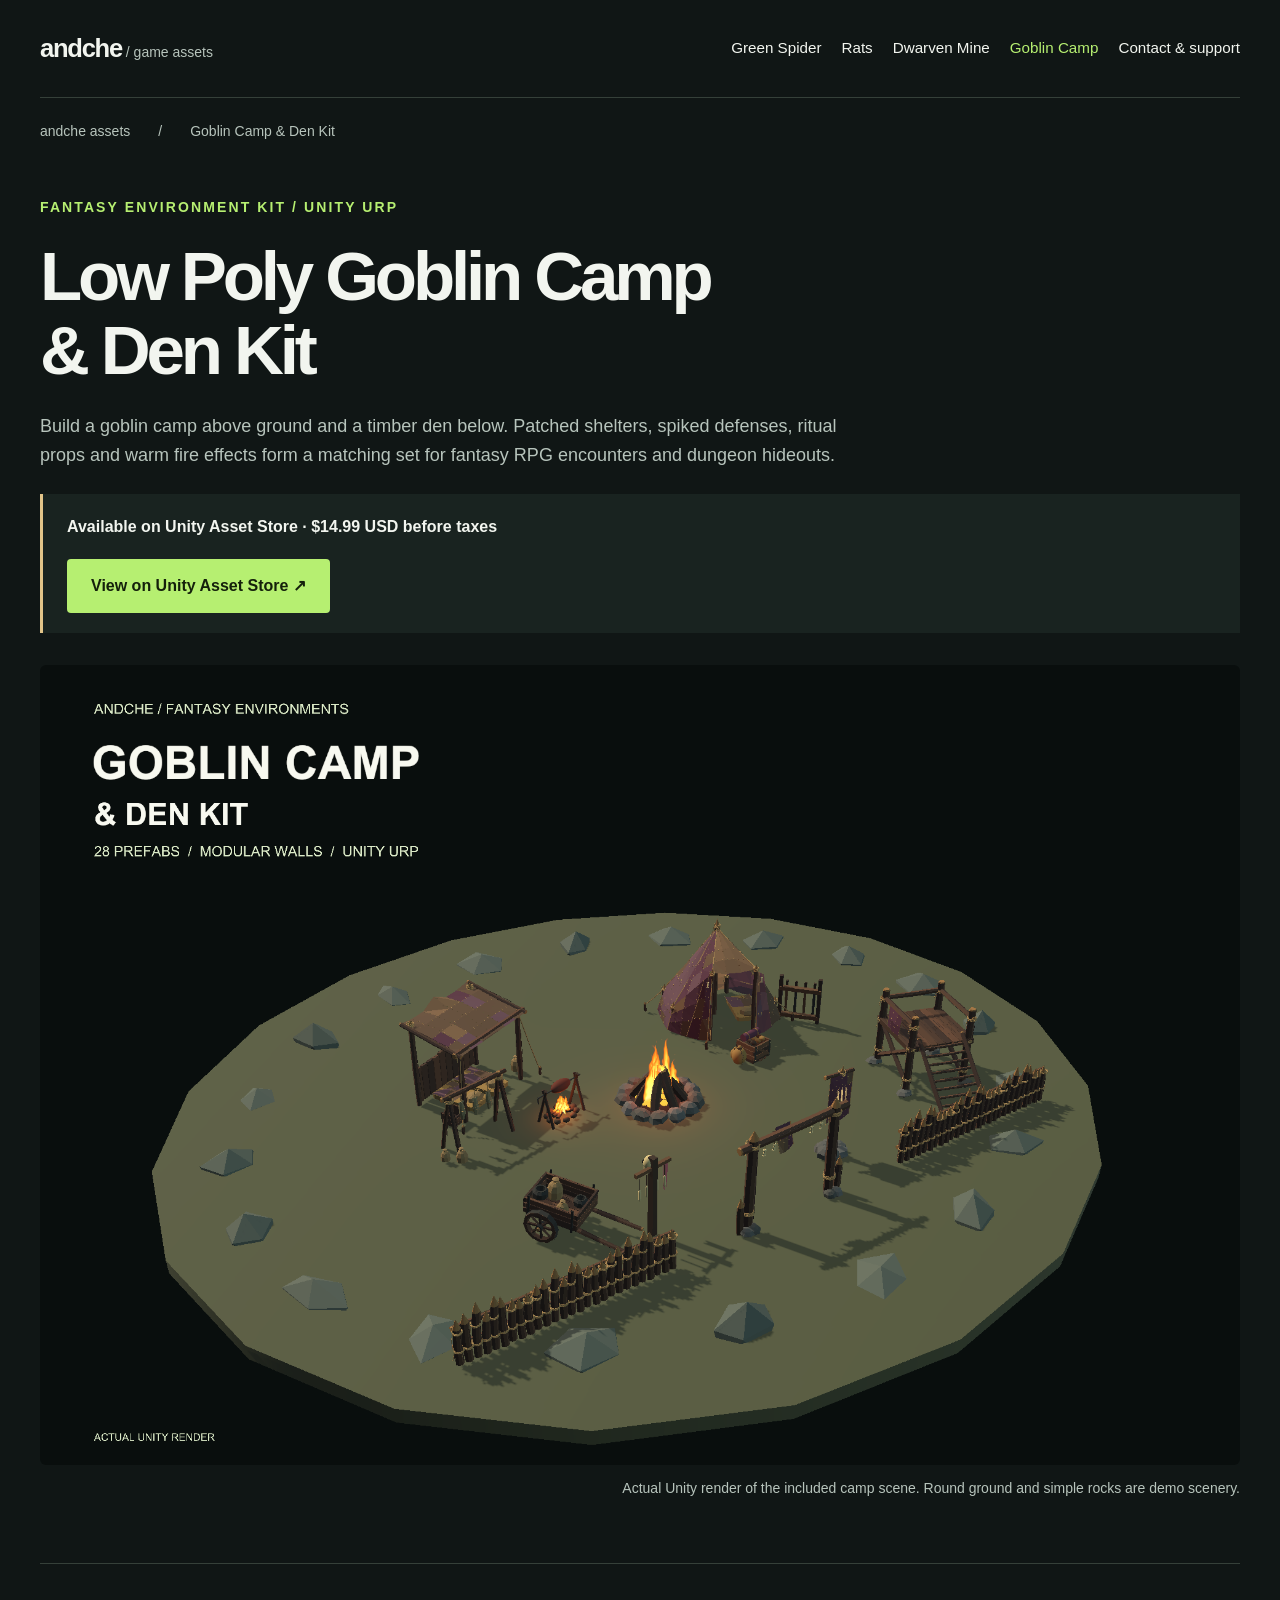
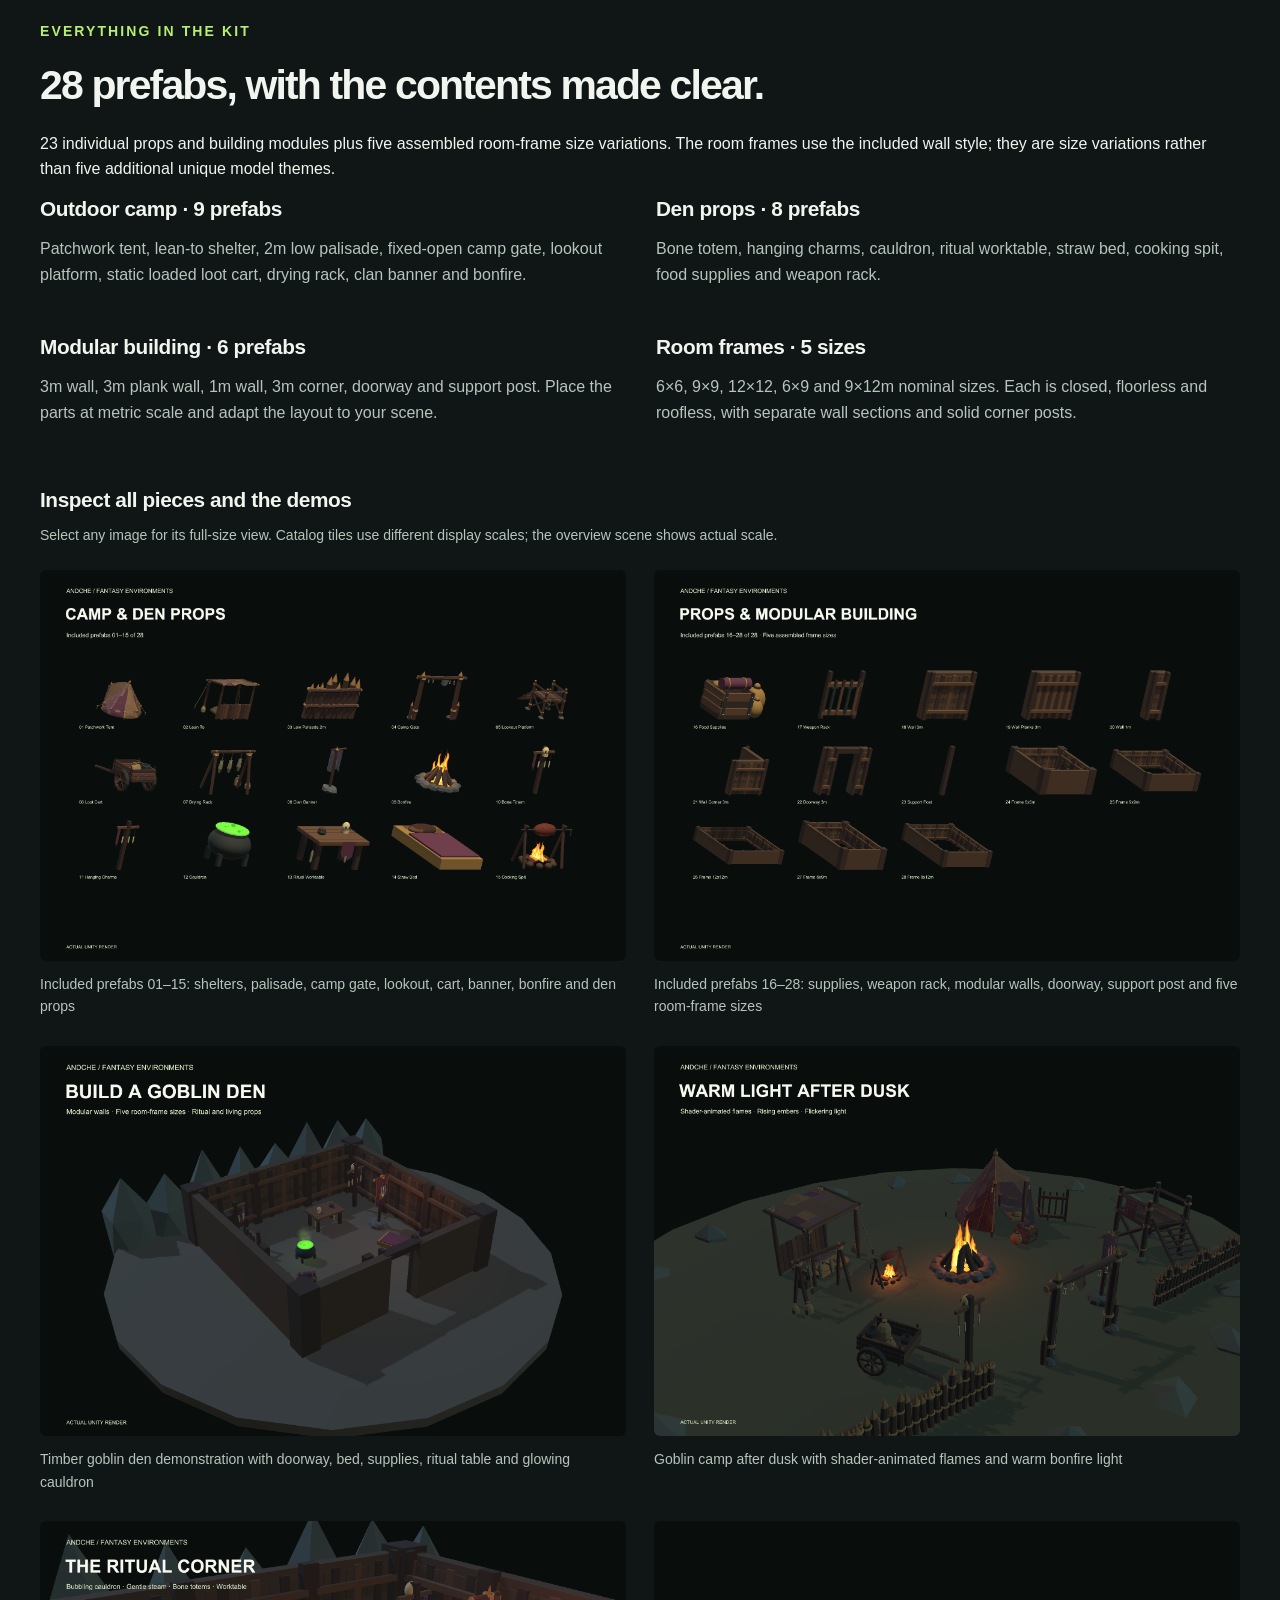
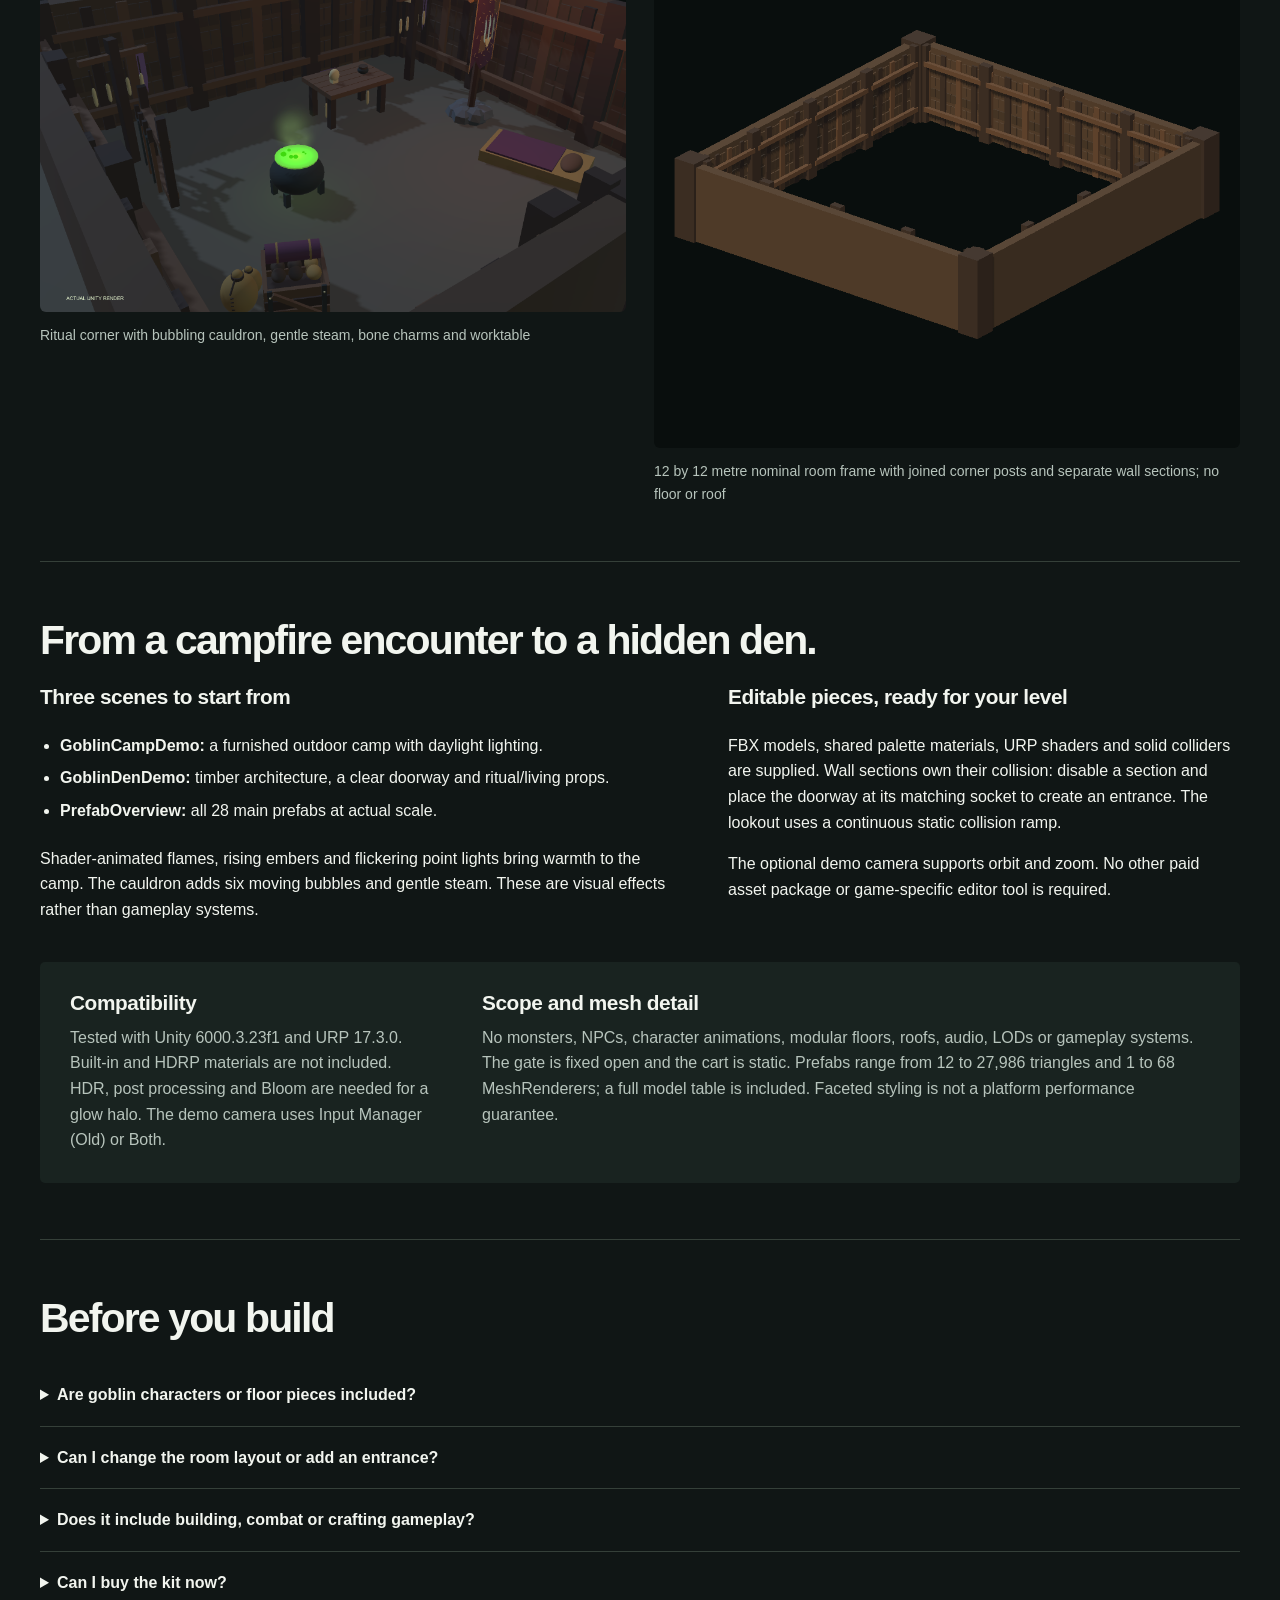
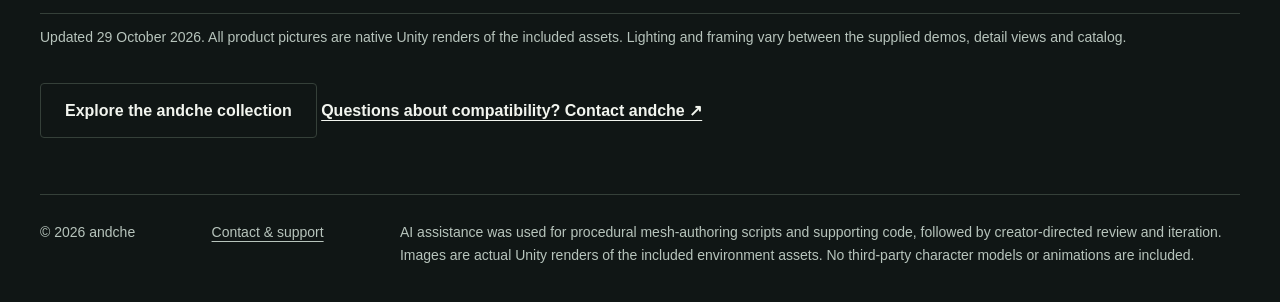
<file: goblin-camp.html>
<!doctype html><html lang="en"><head><meta charset="utf-8"><meta name="viewport" content="width=device-width,initial-scale=1"><title>Low Poly Goblin Camp &amp; Den Kit for Unity URP | andche</title><meta name="description" content="Build fantasy goblin camps and dens in Unity URP with 28 environment prefabs, modular walls, tents and fire effects. See all contents and actual Unity renders."><link rel="canonical" href="https://andreaschef-star.github.io/andche-assets/goblin-camp.html"><meta property="og:type" content="website"><meta property="og:title" content="Low Poly Goblin Camp &amp; Den Kit for Unity URP | andche"><meta property="og:description" content="Build fantasy goblin camps and dens in Unity URP with 28 environment prefabs, modular walls, tents and fire effects. See all contents and actual Unity renders."><meta property="og:url" content="https://andreaschef-star.github.io/andche-assets/goblin-camp.html"><meta property="og:image" content="https://andreaschef-star.github.io/andche-assets/goblin-camp-hero-20261018.webp"><meta name="twitter:card" content="summary_large_image"><meta name="twitter:title" content="Low Poly Goblin Camp &amp; Den Kit for Unity URP | andche"><meta name="twitter:description" content="Build fantasy goblin camps and dens in Unity URP with 28 environment prefabs, modular walls, tents and fire effects. See all contents and actual Unity renders."><meta name="twitter:image" content="https://andreaschef-star.github.io/andche-assets/goblin-camp-hero-20261018.webp"><link rel="icon" href="spider-icon-20261018.webp"><link rel="stylesheet" href="style.css?v=20261018-goblin"><script type="application/ld+json">{"@context":"https://schema.org","@graph":[{"@type":"Product","@id":"https://andreaschef-star.github.io/andche-assets/goblin-camp.html#product","name":"Low Poly Goblin Camp & Den Kit","description":"Build fantasy goblin camps and dens in Unity URP with 28 environment prefabs, modular walls, tents and fire effects. See all contents and actual Unity renders.","url":"https://andreaschef-star.github.io/andche-assets/goblin-camp.html","image":["https://andreaschef-star.github.io/andche-assets/goblin-camp-hero-20261018.webp","https://andreaschef-star.github.io/andche-assets/goblin-camp-den-20261018.webp","https://andreaschef-star.github.io/andche-assets/goblin-camp-catalog-01-15.webp","https://andreaschef-star.github.io/andche-assets/goblin-camp-catalog-16-28.webp"],"brand":{"@type":"Brand","name":"andche"},"category":"3D fantasy environment assets for Unity URP"},{"@type":"BreadcrumbList","itemListElement":[{"@type":"ListItem","position":1,"name":"andche assets","item":"https://andreaschef-star.github.io/andche-assets/"},{"@type":"ListItem","position":2,"name":"Goblin Camp & Den Kit","item":"https://andreaschef-star.github.io/andche-assets/goblin-camp.html"}]}]}</script></head><body><a class="skip" href="#main">Skip to content</a><header class="wrap"><a class="brand" href="index.html" aria-label="andche home">andche<span> / game assets</span></a><nav aria-label="Main navigation"><a href="index.html#spider">Green Spider</a><a href="index.html#rats">Rats</a><a href="index.html#dwarven-mine">Dwarven Mine</a><a href="goblin-camp.html" aria-current="page">Goblin Camp</a><a href="contact.html">Contact &amp; support</a></nav></header><main id="main"><nav class="breadcrumbs wrap" aria-label="Breadcrumb"><a href="index.html">andche assets</a><span aria-hidden="true">/</span><span>Goblin Camp &amp; Den Kit</span></nav>
<section class="goblin-hero wrap"><p class="eyebrow">Fantasy environment kit / Unity URP</p><h1>Low Poly Goblin Camp<br>&amp; Den Kit</h1><p class="lead">Build a goblin camp above ground and a timber den below. Patched shelters, spiked defenses, ritual props and warm fire effects form a matching set for fantasy RPG encounters and dungeon hideouts.</p><div class="availability"><p><strong>Available on Unity Asset Store · $14.99 USD before taxes</strong><br><a class="button" href="https://assetstore.unity.com/packages/slug/418848">View on Unity Asset Store ↗</a></p></div><figure><img src="goblin-camp-hero-20261018.webp" width="1950" height="1300" fetchpriority="high" alt="Low-poly goblin camp demonstration with patchwork tent, lean-to, palisades, open gate, lookout platform, loaded cart and bonfire"><figcaption>Actual Unity render of the included camp scene. Round ground and simple rocks are demo scenery.</figcaption></figure></section>
<section class="goblin-content wrap" aria-labelledby="contents-title"><p class="eyebrow">Everything in the kit</p><h2 id="contents-title">28 prefabs, with the contents made clear.</h2><p>23 individual props and building modules plus five assembled room-frame size variations. The room frames use the included wall style; they are size variations rather than five additional unique model themes.</p><div class="goblin-contents"><div><h3>Outdoor camp · 9 prefabs</h3><p>Patchwork tent, lean-to shelter, 2m low palisade, fixed-open camp gate, lookout platform, static loaded loot cart, drying rack, clan banner and bonfire.</p></div><div><h3>Den props · 8 prefabs</h3><p>Bone totem, hanging charms, cauldron, ritual worktable, straw bed, cooking spit, food supplies and weapon rack.</p></div><div><h3>Modular building · 6 prefabs</h3><p>3m wall, 3m plank wall, 1m wall, 3m corner, doorway and support post. Place the parts at metric scale and adapt the layout to your scene.</p></div><div><h3>Room frames · 5 sizes</h3><p>6×6, 9×9, 12×12, 6×9 and 9×12m nominal sizes. Each is closed, floorless and roofless, with separate wall sections and solid corner posts.</p></div></div><div class="model-gallery"><h3>Inspect all pieces and the demos</h3><p class="caption">Select any image for its full-size view. Catalog tiles use different display scales; the overview scene shows actual scale.</p><div class="gallery-grid"><figure><a href="goblin-camp-catalog-01-15.webp" aria-label="Open full-size image: Included prefabs 01–15: shelters, palisade, camp gate, lookout, cart, banner, bonfire and den props"><img src="goblin-camp-catalog-01-15.webp" width="1950" height="1300" loading="lazy" alt="Included prefabs 01–15: shelters, palisade, camp gate, lookout, cart, banner, bonfire and den props"></a><figcaption>Included prefabs 01–15: shelters, palisade, camp gate, lookout, cart, banner, bonfire and den props</figcaption></figure><figure><a href="goblin-camp-catalog-16-28.webp" aria-label="Open full-size image: Included prefabs 16–28: supplies, weapon rack, modular walls, doorway, support post and five room-frame sizes"><img src="goblin-camp-catalog-16-28.webp" width="1950" height="1300" loading="lazy" alt="Included prefabs 16–28: supplies, weapon rack, modular walls, doorway, support post and five room-frame sizes"></a><figcaption>Included prefabs 16–28: supplies, weapon rack, modular walls, doorway, support post and five room-frame sizes</figcaption></figure><figure><a href="goblin-camp-den-20261018.webp" aria-label="Open full-size image: Timber goblin den demonstration with doorway, bed, supplies, ritual table and glowing cauldron"><img src="goblin-camp-den-20261018.webp" width="1950" height="1300" loading="lazy" alt="Timber goblin den demonstration with doorway, bed, supplies, ritual table and glowing cauldron"></a><figcaption>Timber goblin den demonstration with doorway, bed, supplies, ritual table and glowing cauldron</figcaption></figure><figure><a href="goblin-camp-night-20261018.webp" aria-label="Open full-size image: Goblin camp after dusk with shader-animated flames and warm bonfire light"><img src="goblin-camp-night-20261018.webp" width="1950" height="1300" loading="lazy" alt="Goblin camp after dusk with shader-animated flames and warm bonfire light"></a><figcaption>Goblin camp after dusk with shader-animated flames and warm bonfire light</figcaption></figure><figure><a href="goblin-camp-ritual-20261018.webp" aria-label="Open full-size image: Ritual corner with bubbling cauldron, gentle steam, bone charms and worktable"><img src="goblin-camp-ritual-20261018.webp" width="1950" height="1300" loading="lazy" alt="Ritual corner with bubbling cauldron, gentle steam, bone charms and worktable"></a><figcaption>Ritual corner with bubbling cauldron, gentle steam, bone charms and worktable</figcaption></figure><figure><a href="goblin-camp-frame-20261018.webp" aria-label="Open full-size image: 12 by 12 metre nominal room frame with joined corner posts and separate wall sections; no floor or roof"><img src="goblin-camp-frame-20261018.webp" width="1000" height="900" loading="lazy" alt="12 by 12 metre nominal room frame with joined corner posts and separate wall sections; no floor or roof"></a><figcaption>12 by 12 metre nominal room frame with joined corner posts and separate wall sections; no floor or roof</figcaption></figure></div></div></section>
<section class="goblin-content wrap"><h2>From a campfire encounter to a hidden den.</h2><div class="product-grid"><div><h3>Three scenes to start from</h3><ul><li><strong>GoblinCampDemo:</strong> a furnished outdoor camp with daylight lighting.</li><li><strong>GoblinDenDemo:</strong> timber architecture, a clear doorway and ritual/living props.</li><li><strong>PrefabOverview:</strong> all 28 main prefabs at actual scale.</li></ul><p>Shader-animated flames, rising embers and flickering point lights bring warmth to the camp. The cauldron adds six moving bubbles and gentle steam. These are visual effects rather than gameplay systems.</p></div><div><h3>Editable pieces, ready for your level</h3><p>FBX models, shared palette materials, URP shaders and solid colliders are supplied. Wall sections own their collision: disable a section and place the doorway at its matching socket to create an entrance. The lookout uses a continuous static collision ramp.</p><p>The optional demo camera supports orbit and zoom. No other paid asset package or game-specific editor tool is required.</p></div></div><div class="notes"><div><h3>Compatibility</h3><p>Tested with Unity 6000.3.23f1 and URP 17.3.0. Built-in and HDRP materials are not included. HDR, post processing and Bloom are needed for a glow halo. The demo camera uses Input Manager (Old) or Both.</p></div><div><h3>Scope and mesh detail</h3><p>No monsters, NPCs, character animations, modular floors, roofs, audio, LODs or gameplay systems. The gate is fixed open and the cart is static. Prefabs range from 12 to 27,986 triangles and 1 to 68 MeshRenderers; a full model table is included. Faceted styling is not a platform performance guarantee.</p></div></div></section>
<section class="goblin-content wrap"><h2>Before you build</h2><details><summary>Are goblin characters or floor pieces included?</summary><p>No. This is an environment kit. All 21 modular floor variants and all monster/character assets are excluded. The round demo ground and simple rocks are presentation scenery, not a modular floor or cave kit.</p></details><details><summary>Can I change the room layout or add an entrance?</summary><p>Yes. Individual wall sections and their colliders can be disabled. Match a doorway to its DoorwaySocket helper; the den scene demonstrates this. Room dimensions follow wall center lines, with outside bounds 0.82m larger in width and depth for the corner posts. End sections are trimmed around the posts; middle sections are easiest to replace with a doorway.</p></details><details><summary>Does it include building, combat or crafting gameplay?</summary><p>No. It supplies environment art, collision and visual effects. Bring your own character controller, interactions and navigation. No custom map builder, line tool, procedural generator or terrain cutting is included.</p></details><details><summary>Can I buy the kit now?</summary><p>Yes. <a href="https://assetstore.unity.com/packages/slug/418848">View the kit on Unity Asset Store</a>. The listed base price is $14.99 USD before taxes; checkout prices may vary.</p></details><p class="caption">Updated 29 October 2026. All product pictures are native Unity renders of the included assets. Lighting and framing vary between the supplied demos, detail views and catalog.</p><a class="button secondary" href="index.html#collection">Explore the andche collection</a> <a class="text-link" href="contact.html">Questions about compatibility? Contact andche ↗</a></section></main><footer class="wrap"><span>© 2026 andche</span><a href="contact.html">Contact &amp; support</a><p>AI assistance was used for procedural mesh-authoring scripts and supporting code, followed by creator-directed review and iteration. Images are actual Unity renders of the included environment assets. No third-party character models or animations are included.</p></footer></body></html>
</file>
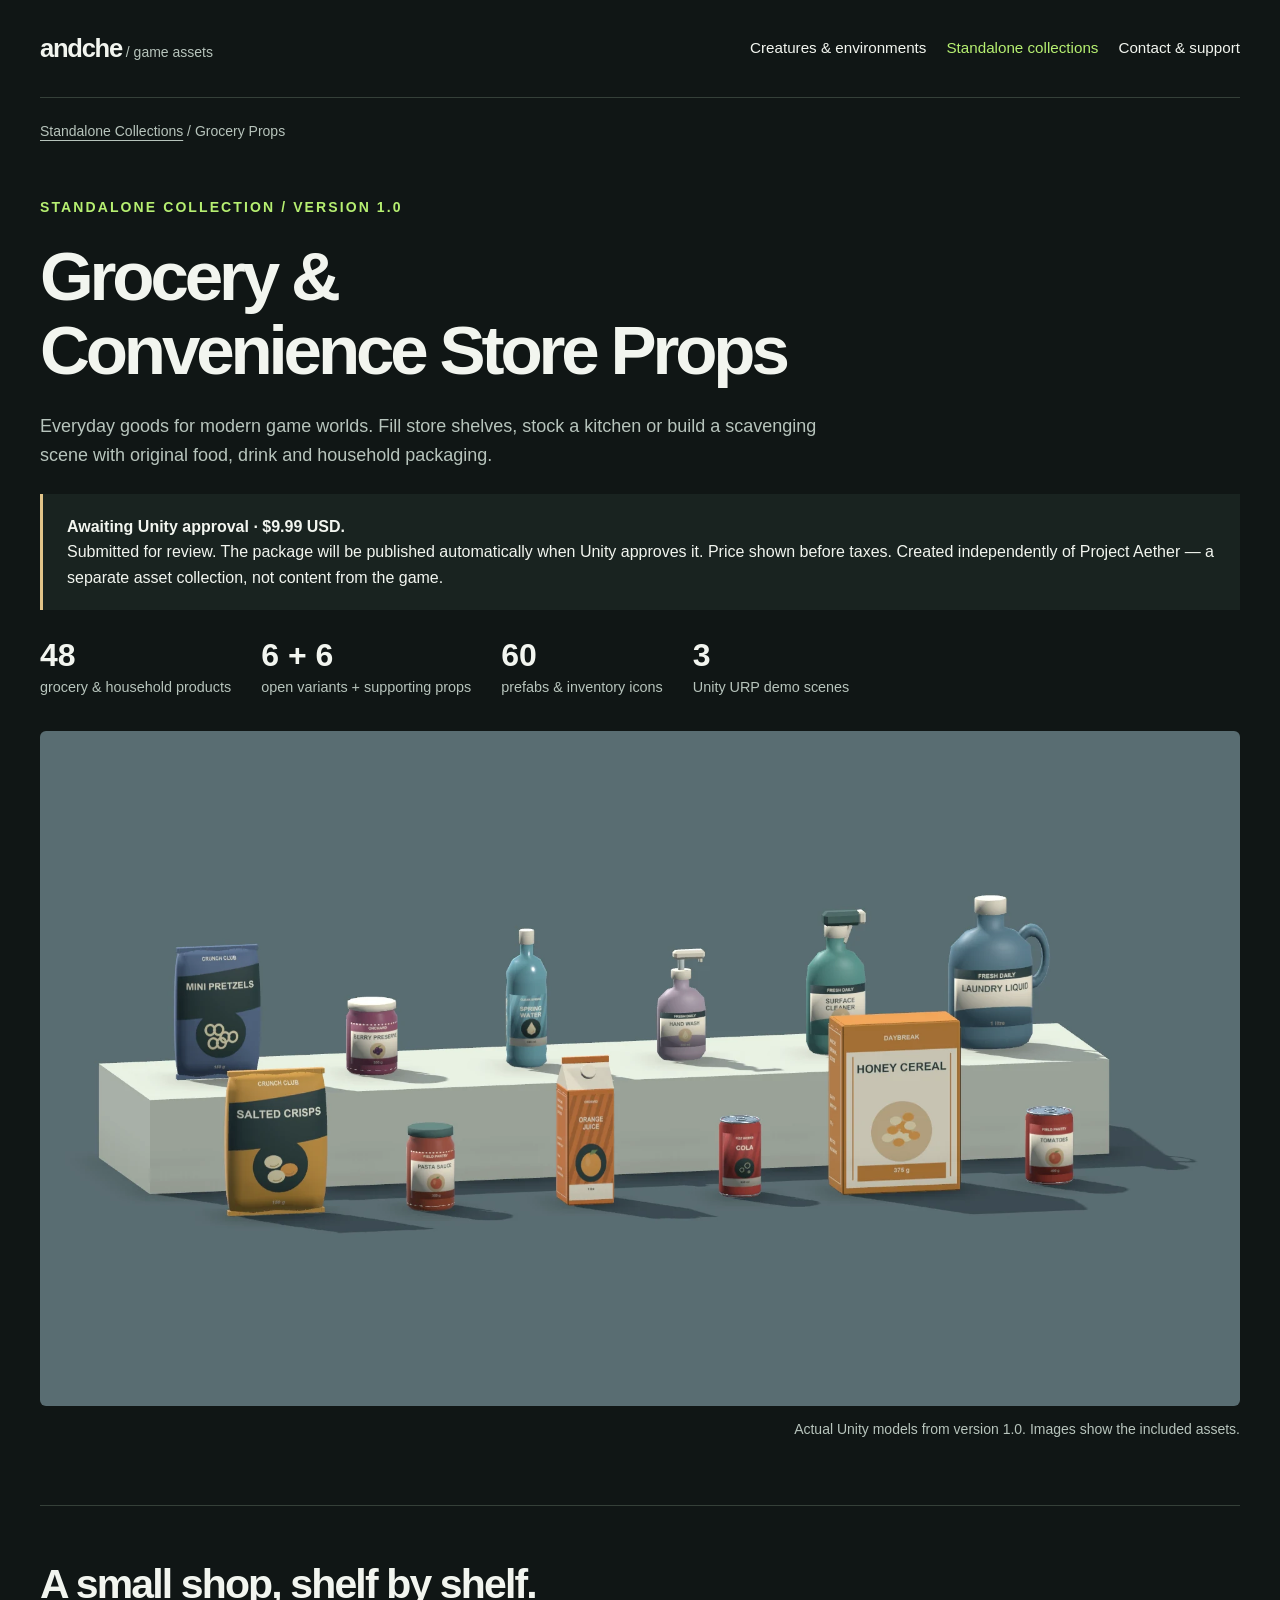
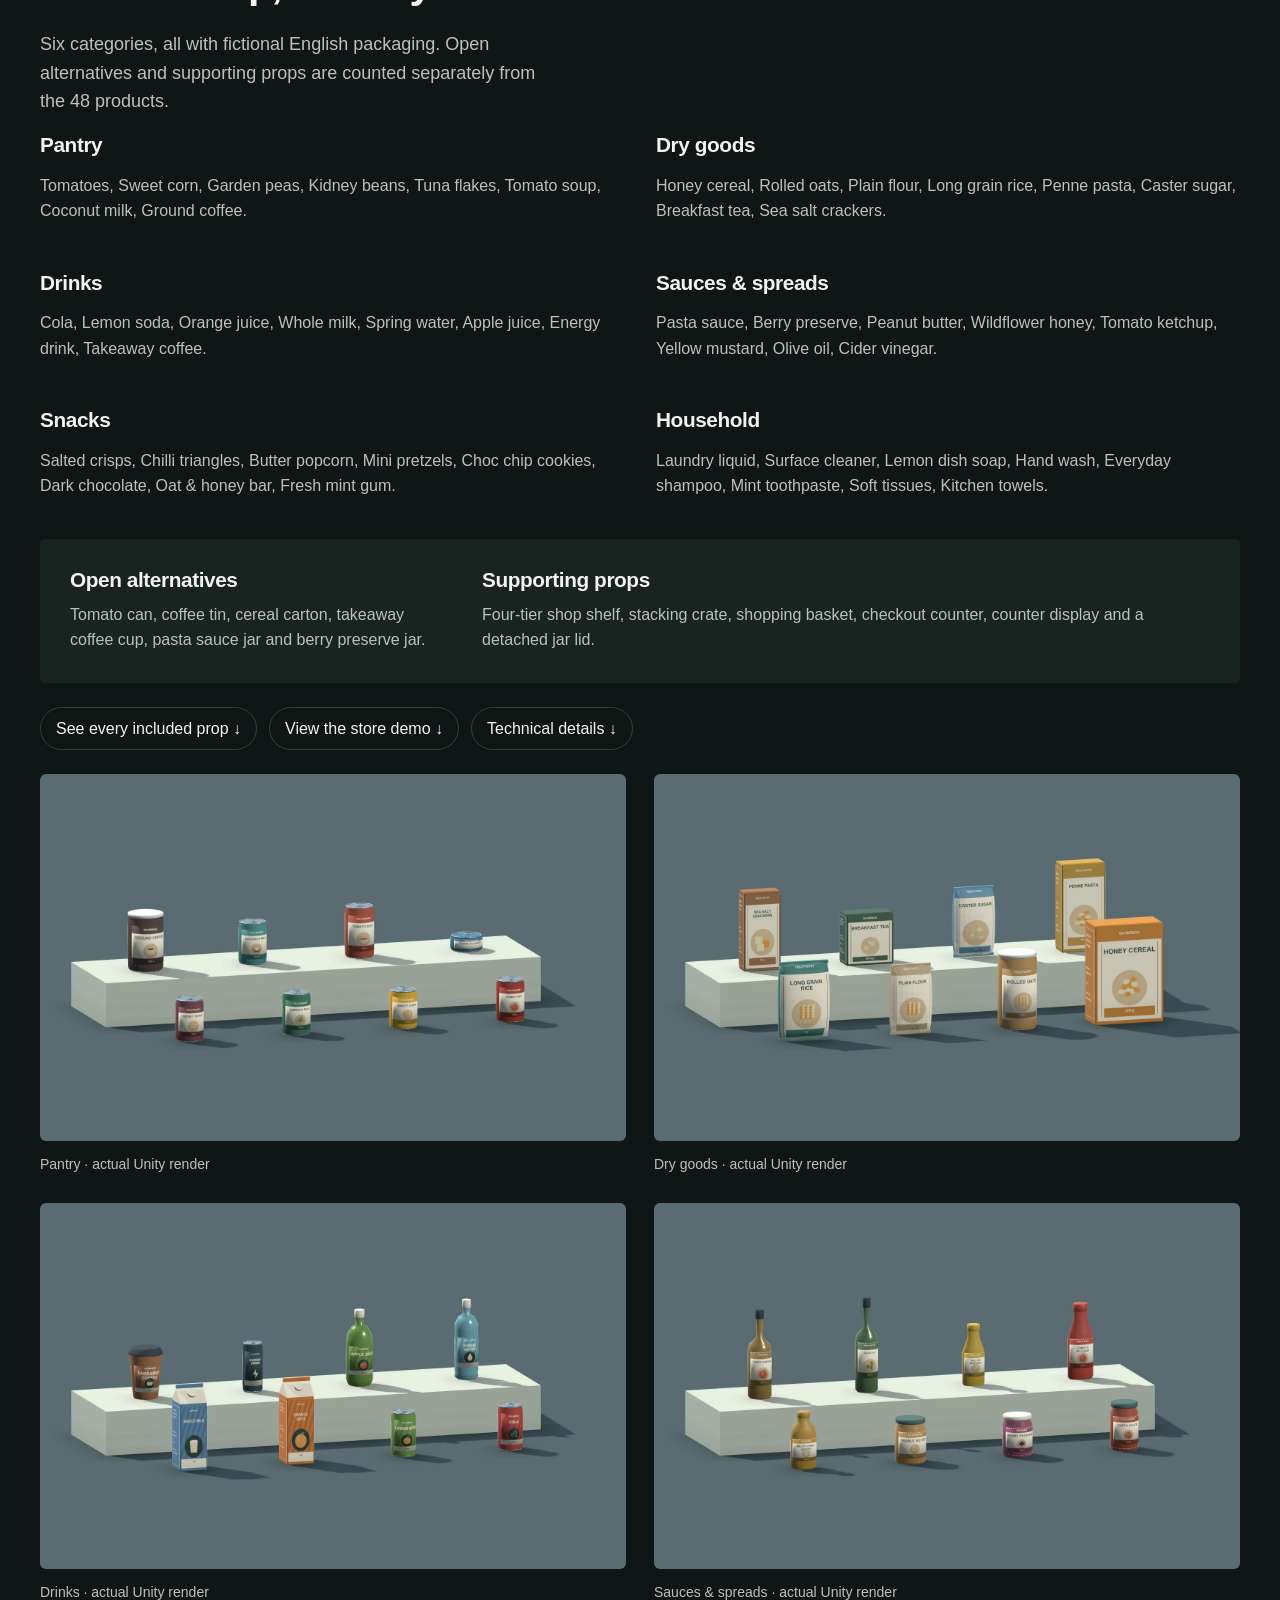
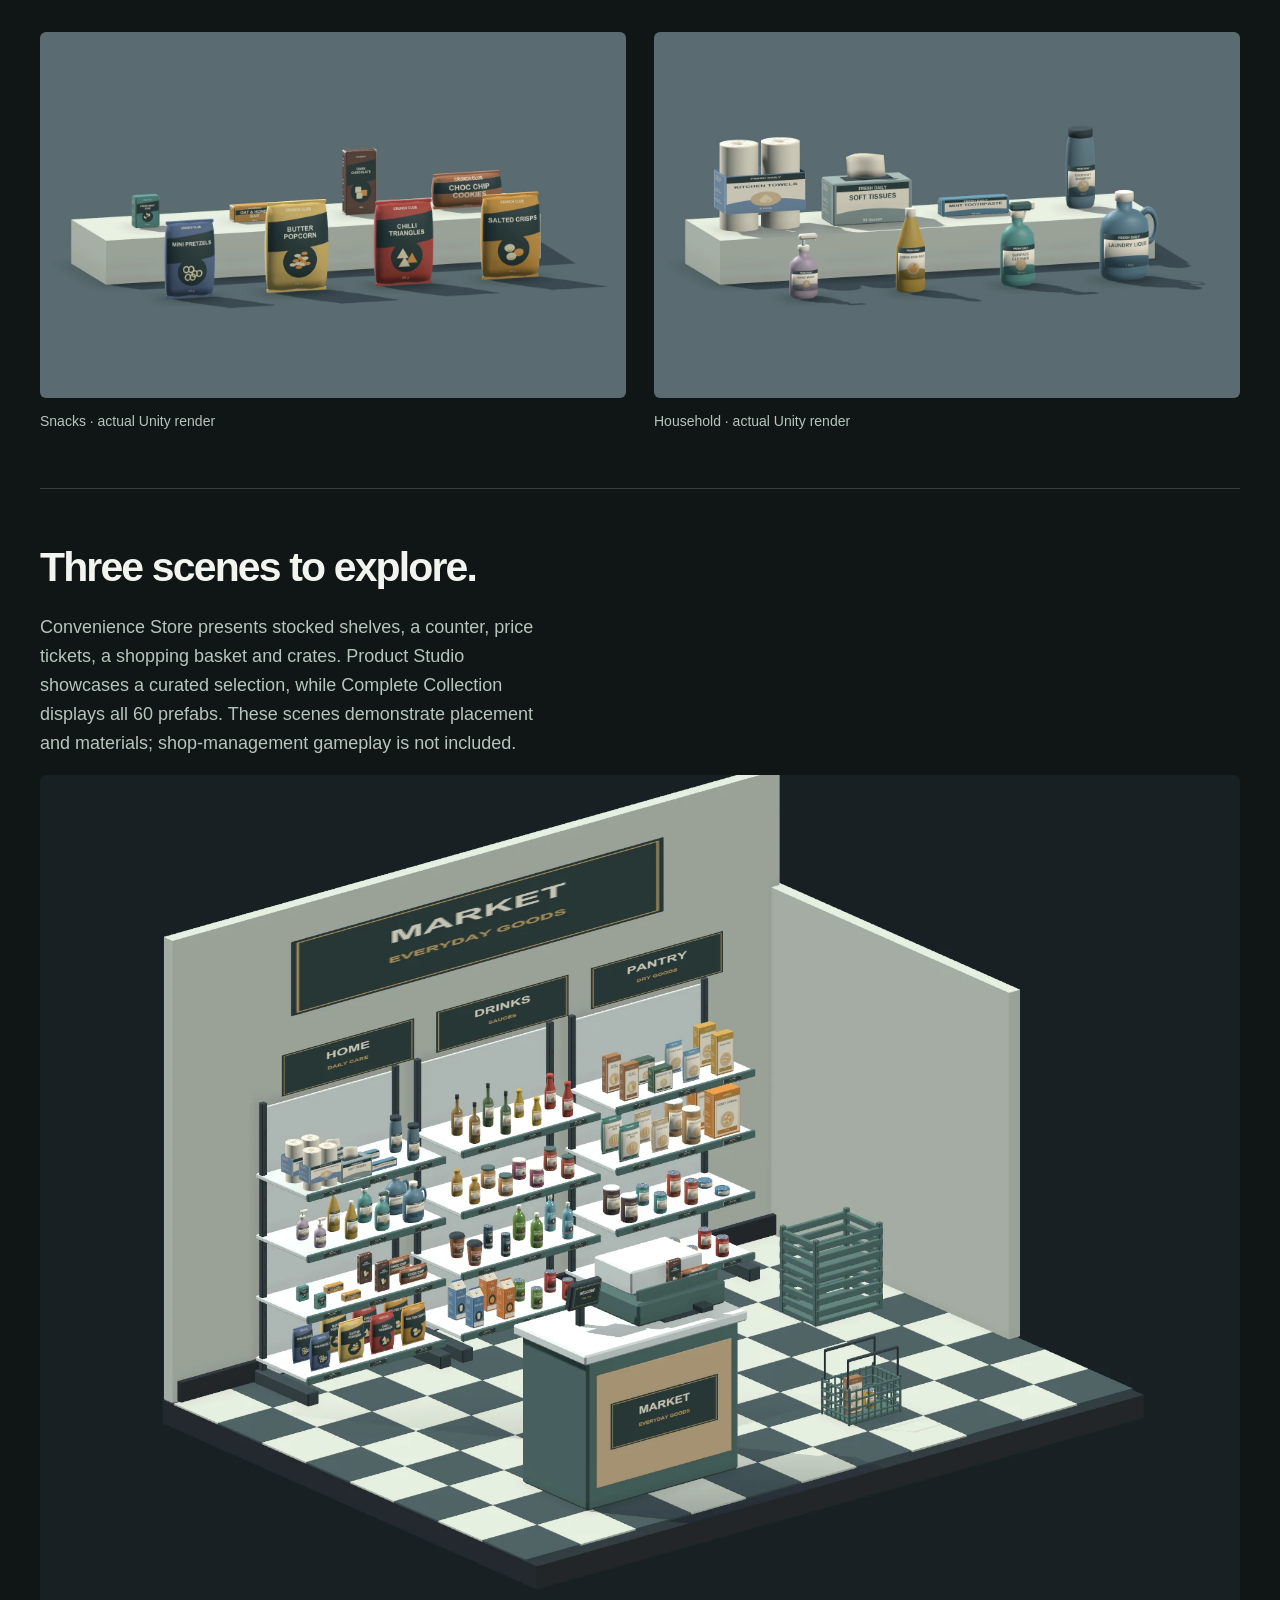
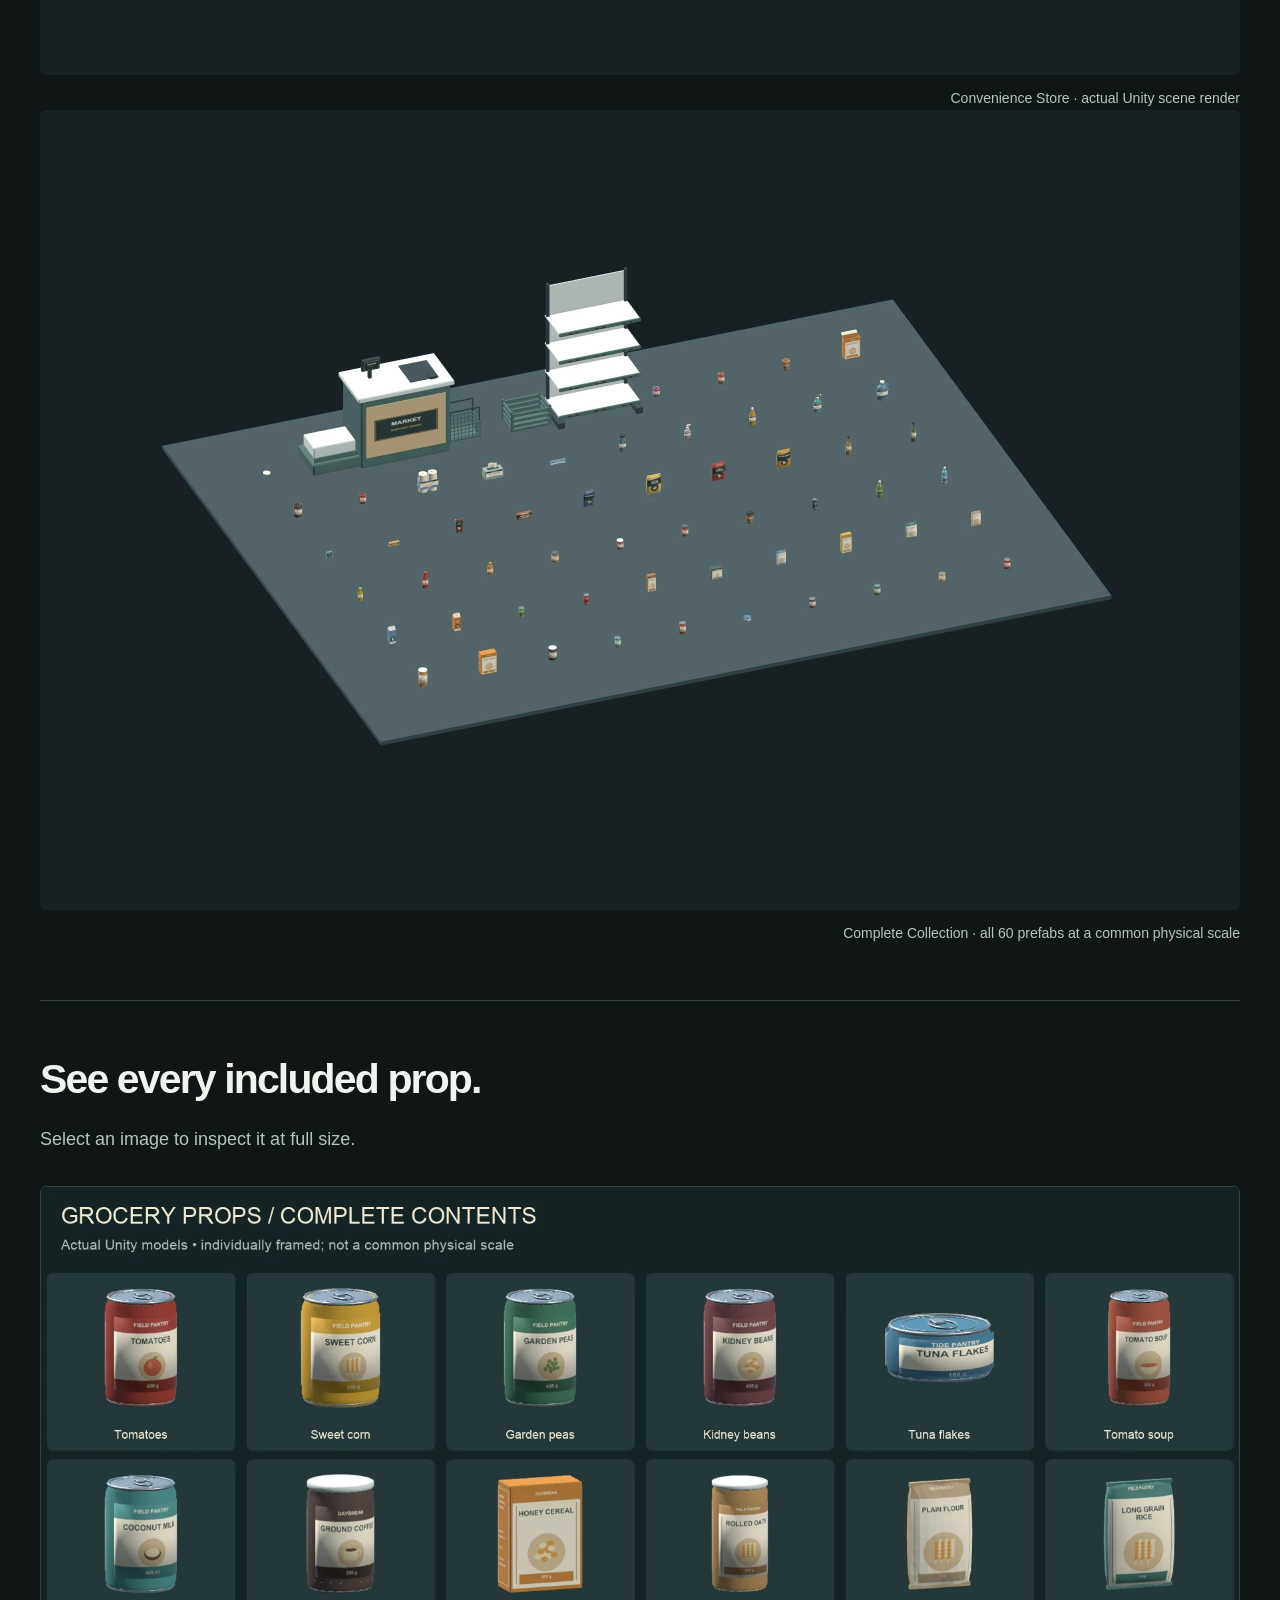
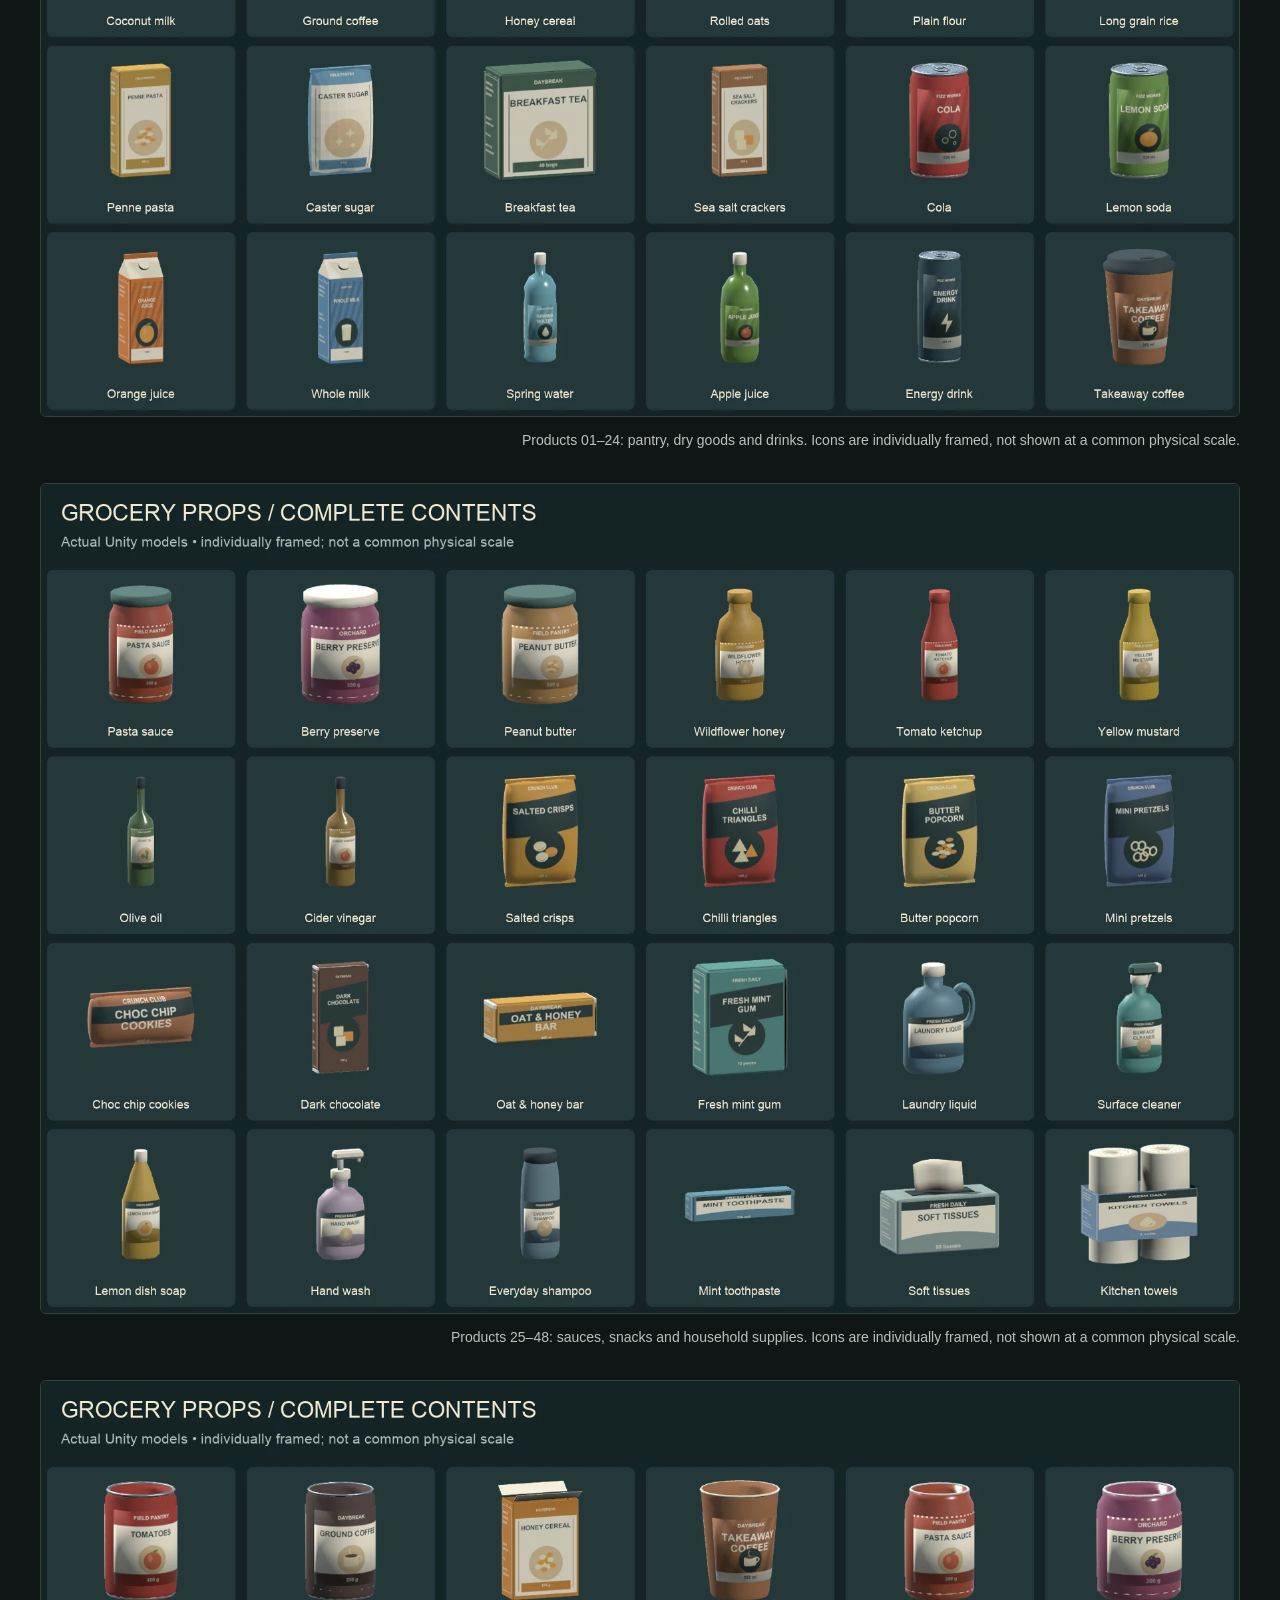
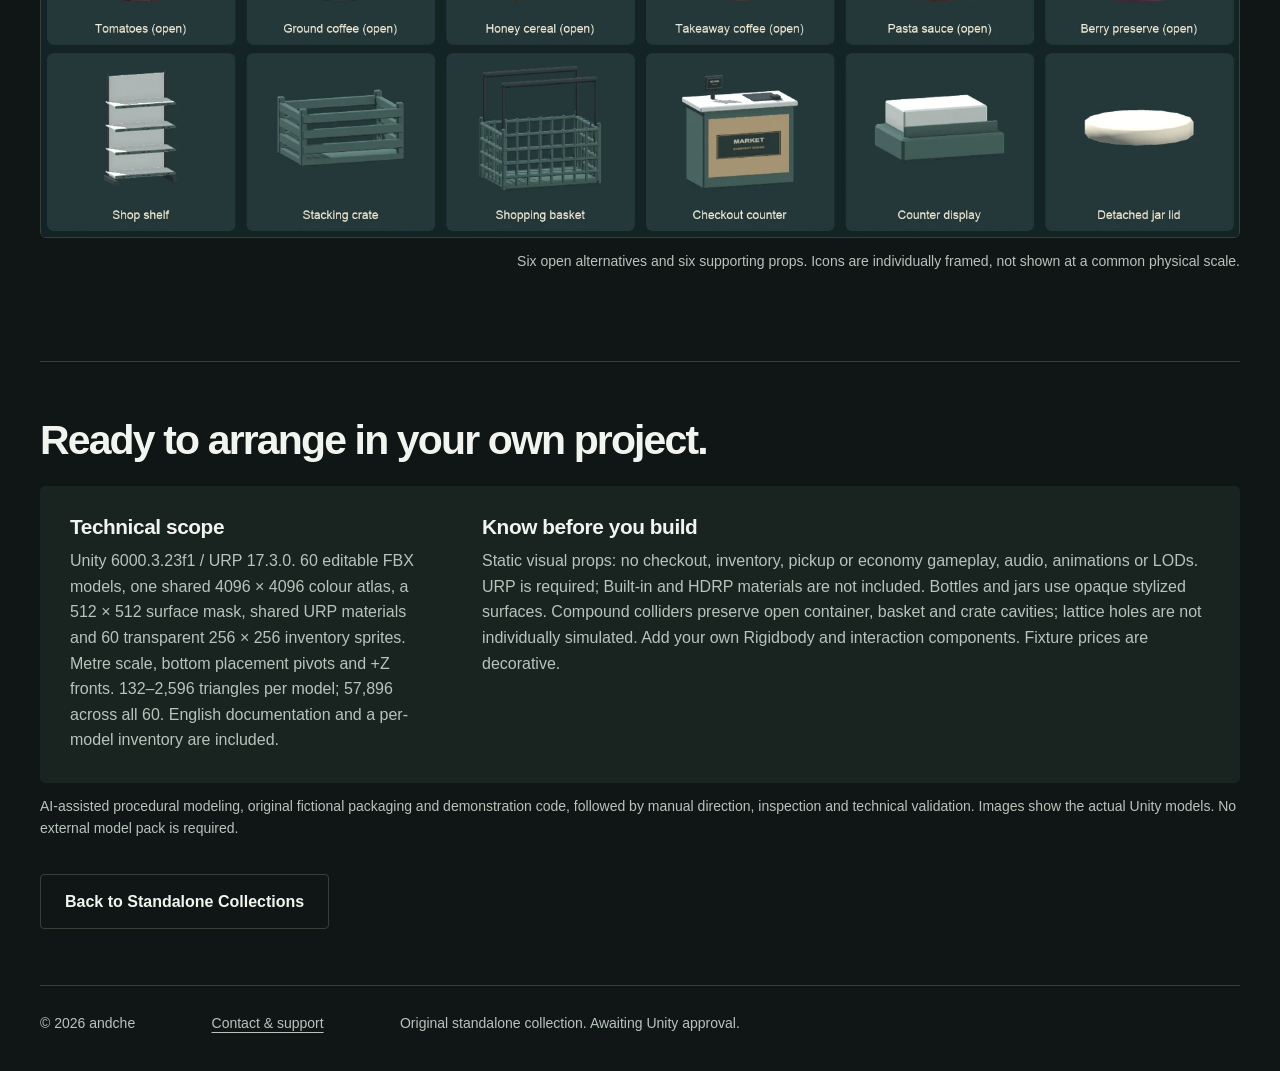
<file: grocery-props.html>
<!doctype html>
<html lang="en"><head><meta charset="utf-8"><meta name="viewport" content="width=device-width,initial-scale=1">
<title>Grocery &amp; Convenience Store Props for Unity — 60 Prefabs for Unity URP | Andche</title>
<meta name="description" content="48 stylized grocery products, 6 open variants, 6 store props, 60 inventory icons and 3 Unity URP demo scenes. Original English packaging. Submitted to Unity for review. Planned price $9.99 USD.">
<link rel="canonical" href="https://andreaschef-star.github.io/andche-assets/grocery-props.html"><meta property="og:type" content="website"><meta property="og:title" content="Grocery &amp; Convenience Store Props — Andche"><meta property="og:description" content="60 grocery and store prefabs with original English packaging, inventory icons and three Unity URP scenes. Submitted to Unity for review. Planned price $9.99 USD. Independent of Project Aether."><meta property="og:image" content="https://andreaschef-star.github.io/andche-assets/grocery-hero-1.0.webp"><meta property="og:url" content="https://andreaschef-star.github.io/andche-assets/grocery-props.html"><link rel="stylesheet" href="style.css?v=20261104-standalone"><link rel="icon" href="spider-icon-20261018.webp"></head>
<body><a class="skip" href="#main">Skip to content</a><header class="wrap"><a class="brand" href="index.html">andche<span> / game assets</span></a><nav aria-label="Main navigation"><a href="index.html#collection">Creatures &amp; environments</a><a href="index.html#standalone" aria-current="page">Standalone collections</a><a href="contact.html">Contact &amp; support</a></nav></header>
<main id="main"><div class="breadcrumbs wrap"><a href="index.html#standalone">Standalone Collections</a> / Grocery Props</div>
<section class="goblin-hero wrap"><p class="eyebrow">Standalone collection / Version 1.0</p><h1>Grocery &amp;<br>Convenience Store Props</h1><p class="lead">Everyday goods for modern game worlds. Fill store shelves, stock a kitchen or build a scavenging scene with original food, drink and household packaging.</p>
<div class="availability"><p><strong>Awaiting Unity approval · $9.99 USD.</strong><br>Submitted for review. The package will be published automatically when Unity approves it. Price shown before taxes. Created independently of Project Aether — a separate asset collection, not content from the game.</p></div>
<div class="preview-specs"><div><strong>48</strong><span>grocery &amp; household products</span></div><div><strong>6 + 6</strong><span>open variants + supporting props</span></div><div><strong>60</strong><span>prefabs &amp; inventory icons</span></div><div><strong>3</strong><span>Unity URP demo scenes</span></div></div>
<figure><img src="grocery-hero-1.0.webp" width="1920" height="1080" alt="Selection of actual grocery models with original English labels, including cereal, cola, jars, juice and household bottles"><figcaption>Actual Unity models from version 1.0. Images show the included assets.</figcaption></figure></section>
<section class="goblin-content wrap" id="contents"><h2>A small shop, shelf by shelf.</h2><p class="lead">Six categories, all with fictional English packaging. Open alternatives and supporting props are counted separately from the 48 products.</p><div class="goblin-contents"><div><h3>Pantry</h3><p>Tomatoes, Sweet corn, Garden peas, Kidney beans, Tuna flakes, Tomato soup, Coconut milk, Ground coffee.</p></div><div><h3>Dry goods</h3><p>Honey cereal, Rolled oats, Plain flour, Long grain rice, Penne pasta, Caster sugar, Breakfast tea, Sea salt crackers.</p></div><div><h3>Drinks</h3><p>Cola, Lemon soda, Orange juice, Whole milk, Spring water, Apple juice, Energy drink, Takeaway coffee.</p></div><div><h3>Sauces &amp; spreads</h3><p>Pasta sauce, Berry preserve, Peanut butter, Wildflower honey, Tomato ketchup, Yellow mustard, Olive oil, Cider vinegar.</p></div><div><h3>Snacks</h3><p>Salted crisps, Chilli triangles, Butter popcorn, Mini pretzels, Choc chip cookies, Dark chocolate, Oat &amp; honey bar, Fresh mint gum.</p></div><div><h3>Household</h3><p>Laundry liquid, Surface cleaner, Lemon dish soap, Hand wash, Everyday shampoo, Mint toothpaste, Soft tissues, Kitchen towels.</p></div></div>
<div class="notes"><div><h3>Open alternatives</h3><p>Tomato can, coffee tin, cereal carton, takeaway coffee cup, pasta sauce jar and berry preserve jar.</p></div><div><h3>Supporting props</h3><p>Four-tier shop shelf, stacking crate, shopping basket, checkout counter, counter display and a detached jar lid.</p></div></div>
<div class="catalog-links"><a href="#catalog">See every included prop ↓</a><a href="#demo">View the store demo ↓</a><a href="#details">Technical details ↓</a></div><div class="gallery-grid"><figure><a href="grocery-category-1-1.0.webp"><img src="grocery-category-1-1.0.webp" width="1600" height="1000" loading="lazy" alt="Eight original pantry props rendered in Unity"></a><figcaption>Pantry · actual Unity render</figcaption></figure><figure><a href="grocery-category-2-1.0.webp"><img src="grocery-category-2-1.0.webp" width="1600" height="1000" loading="lazy" alt="Eight original dry goods props rendered in Unity"></a><figcaption>Dry goods · actual Unity render</figcaption></figure><figure><a href="grocery-category-3-1.0.webp"><img src="grocery-category-3-1.0.webp" width="1600" height="1000" loading="lazy" alt="Eight original drinks props rendered in Unity"></a><figcaption>Drinks · actual Unity render</figcaption></figure><figure><a href="grocery-category-4-1.0.webp"><img src="grocery-category-4-1.0.webp" width="1600" height="1000" loading="lazy" alt="Eight original sauces &amp; spreads props rendered in Unity"></a><figcaption>Sauces &amp; spreads · actual Unity render</figcaption></figure><figure><a href="grocery-category-5-1.0.webp"><img src="grocery-category-5-1.0.webp" width="1600" height="1000" loading="lazy" alt="Eight original snacks props rendered in Unity"></a><figcaption>Snacks · actual Unity render</figcaption></figure><figure><a href="grocery-category-6-1.0.webp"><img src="grocery-category-6-1.0.webp" width="1600" height="1000" loading="lazy" alt="Eight original household props rendered in Unity"></a><figcaption>Household · actual Unity render</figcaption></figure></div></section>
<section class="goblin-content wrap" id="demo"><h2>Three scenes to explore.</h2><p class="lead">Convenience Store presents stocked shelves, a counter, price tickets, a shopping basket and crates. Product Studio showcases a curated selection, while Complete Collection displays all 60 prefabs. These scenes demonstrate placement and materials; shop-management gameplay is not included.</p><figure><a href="grocery-demo-1.0.webp"><img src="grocery-demo-1.0.webp" width="1920" height="1440" loading="lazy" alt="Included Unity store scene with three stocked shelving units, a checkout counter, basket and crates"></a><figcaption>Convenience Store · actual Unity scene render</figcaption></figure><figure><a href="grocery-collection-1.0.webp"><img src="grocery-collection-1.0.webp" width="2400" height="1600" loading="lazy" alt="Complete Collection Unity scene displaying all 60 grocery products, open variants and store props"></a><figcaption>Complete Collection · all 60 prefabs at a common physical scale</figcaption></figure></section>
<section class="goblin-content wrap" id="catalog"><h2>See every included prop.</h2><p class="lead">Select an image to inspect it at full size.</p><figure class="grocery-catalog"><a href="grocery-catalog-1-1.0.webp"><img src="grocery-catalog-1-1.0.webp" width="1800" height="1245" loading="lazy" alt="Products 01–24: pantry, dry goods and drinks"></a><figcaption>Products 01–24: pantry, dry goods and drinks. Icons are individually framed, not shown at a common physical scale.</figcaption></figure><figure class="grocery-catalog"><a href="grocery-catalog-2-1.0.webp"><img src="grocery-catalog-2-1.0.webp" width="1800" height="1245" loading="lazy" alt="Products 25–48: sauces, snacks and household supplies"></a><figcaption>Products 25–48: sauces, snacks and household supplies. Icons are individually framed, not shown at a common physical scale.</figcaption></figure><figure class="grocery-catalog"><a href="grocery-catalog-3-1.0.webp"><img src="grocery-catalog-3-1.0.webp" width="1800" height="685" loading="lazy" alt="Six open alternatives and six supporting props"></a><figcaption>Six open alternatives and six supporting props. Icons are individually framed, not shown at a common physical scale.</figcaption></figure></section>
<section class="goblin-content wrap" id="details"><h2>Ready to arrange in your own project.</h2><div class="notes"><div><h3>Technical scope</h3><p>Unity 6000.3.23f1 / URP 17.3.0. 60 editable FBX models, one shared 4096 × 4096 colour atlas, a 512 × 512 surface mask, shared URP materials and 60 transparent 256 × 256 inventory sprites. Metre scale, bottom placement pivots and +Z fronts. 132–2,596 triangles per model; 57,896 across all 60. English documentation and a per-model inventory are included.</p></div><div><h3>Know before you build</h3><p>Static visual props: no checkout, inventory, pickup or economy gameplay, audio, animations or LODs. URP is required; Built-in and HDRP materials are not included. Bottles and jars use opaque stylized surfaces. Compound colliders preserve open container, basket and crate cavities; lattice holes are not individually simulated. Add your own Rigidbody and interaction components. Fixture prices are decorative.</p></div></div>
<p class="caption">AI-assisted procedural modeling, original fictional packaging and demonstration code, followed by manual direction, inspection and technical validation. Images show the actual Unity models. No external model pack is required.</p><a class="button secondary" href="index.html#standalone">Back to Standalone Collections</a></section></main><footer class="wrap"><span>© 2026 andche</span><a href="contact.html">Contact &amp; support</a><p>Original standalone collection. Awaiting Unity approval.</p></footer></body></html>
</file>
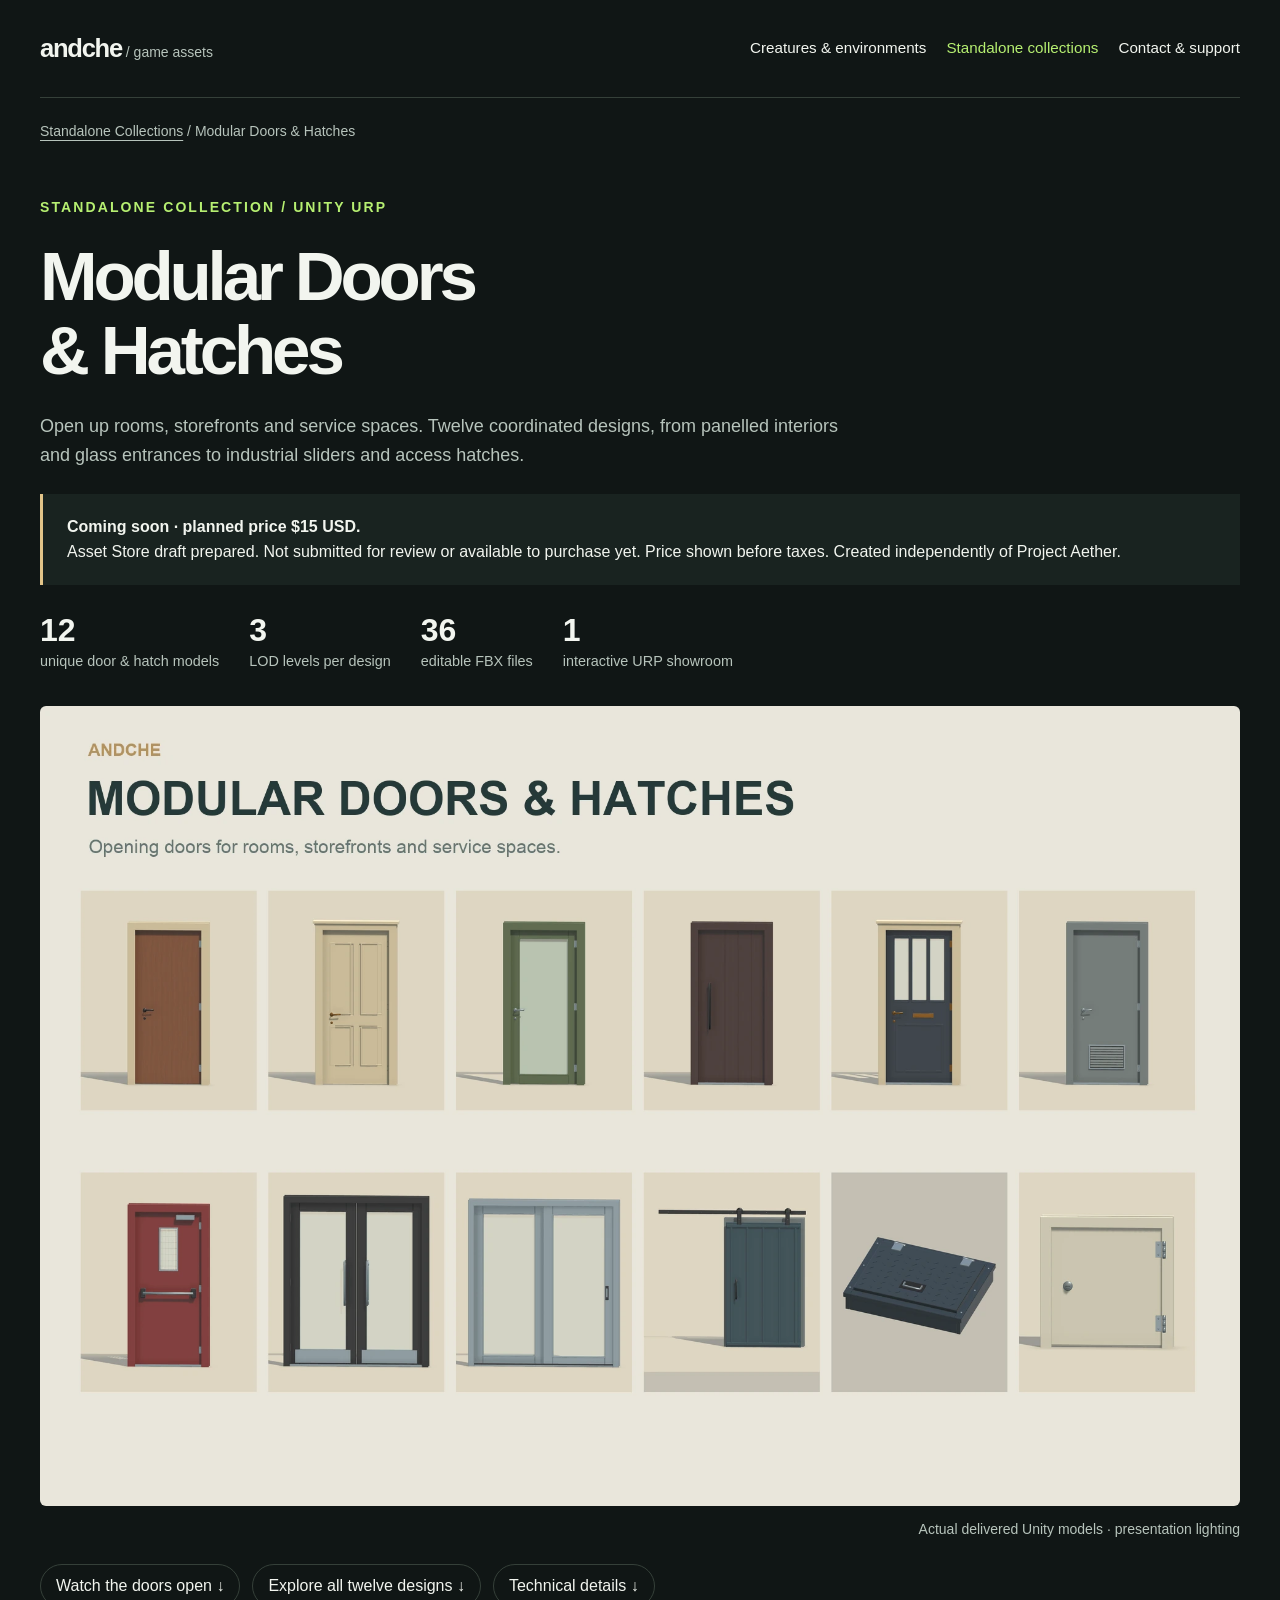
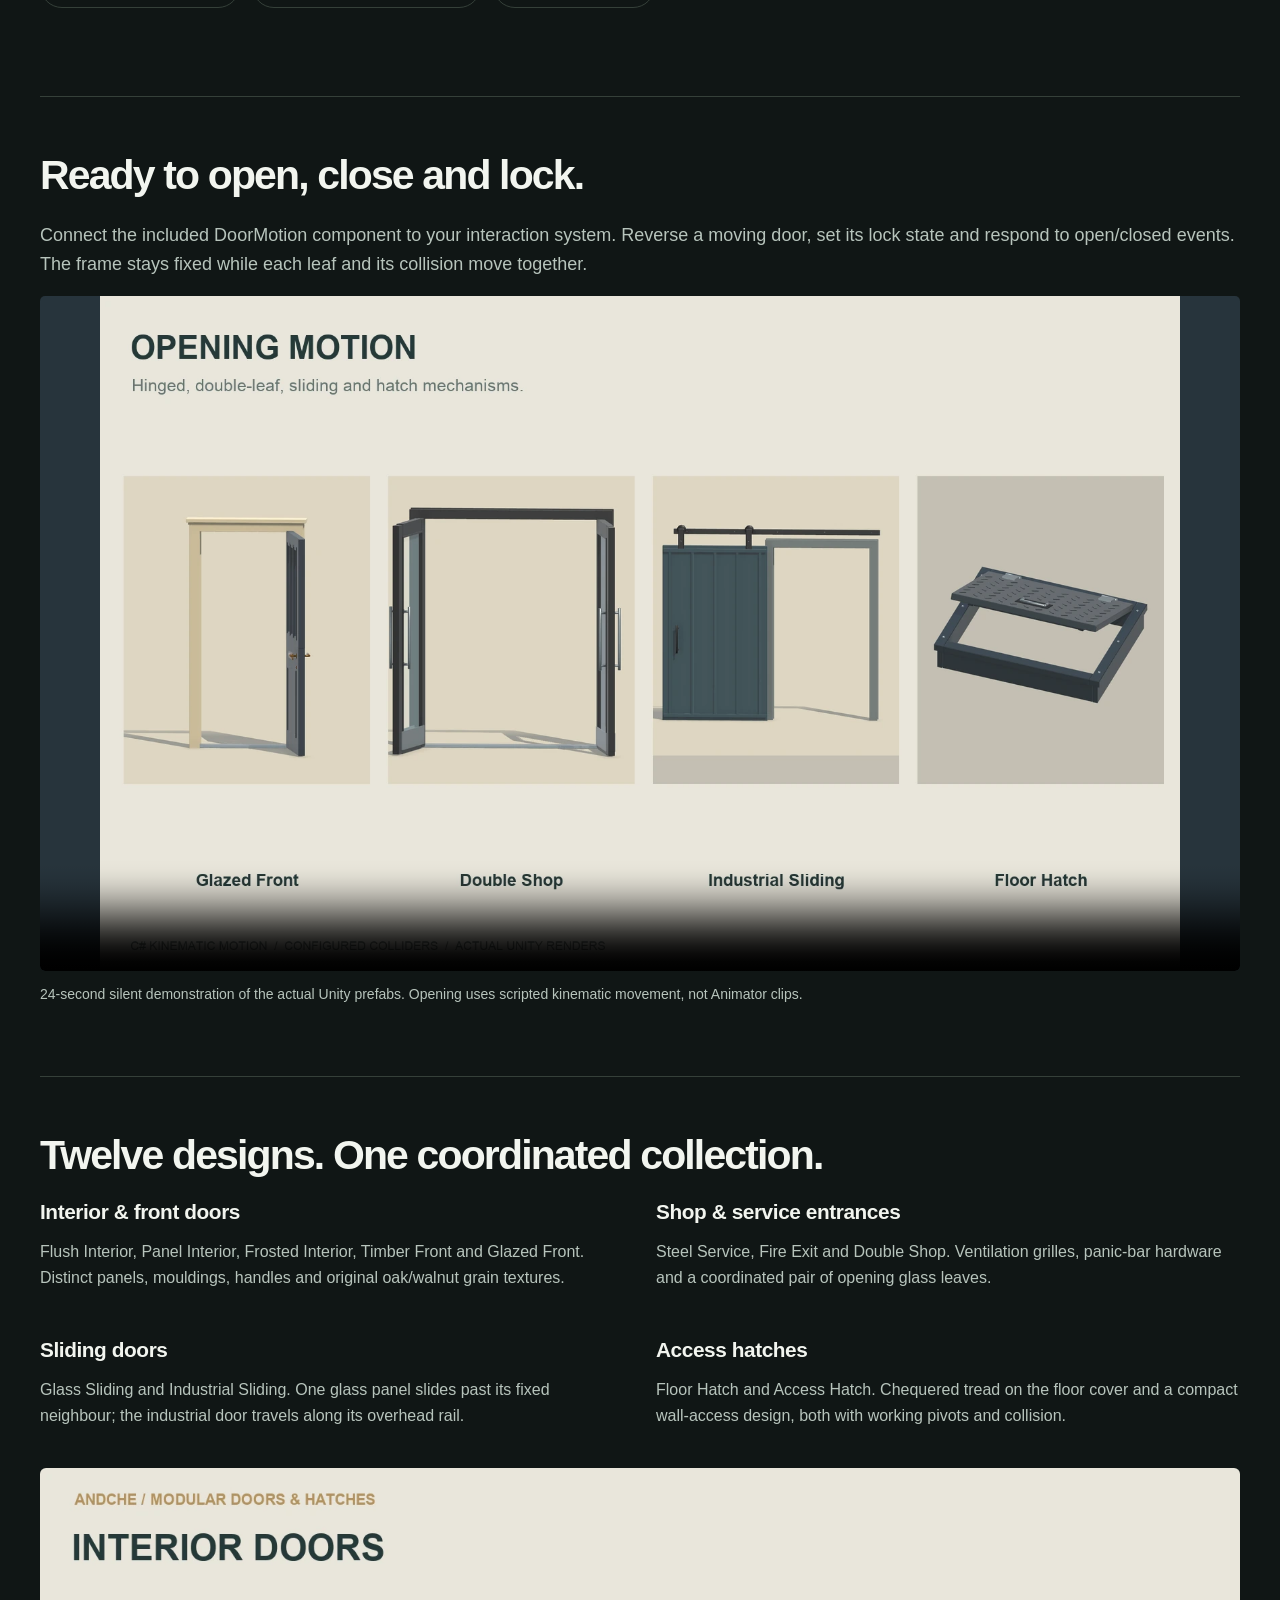
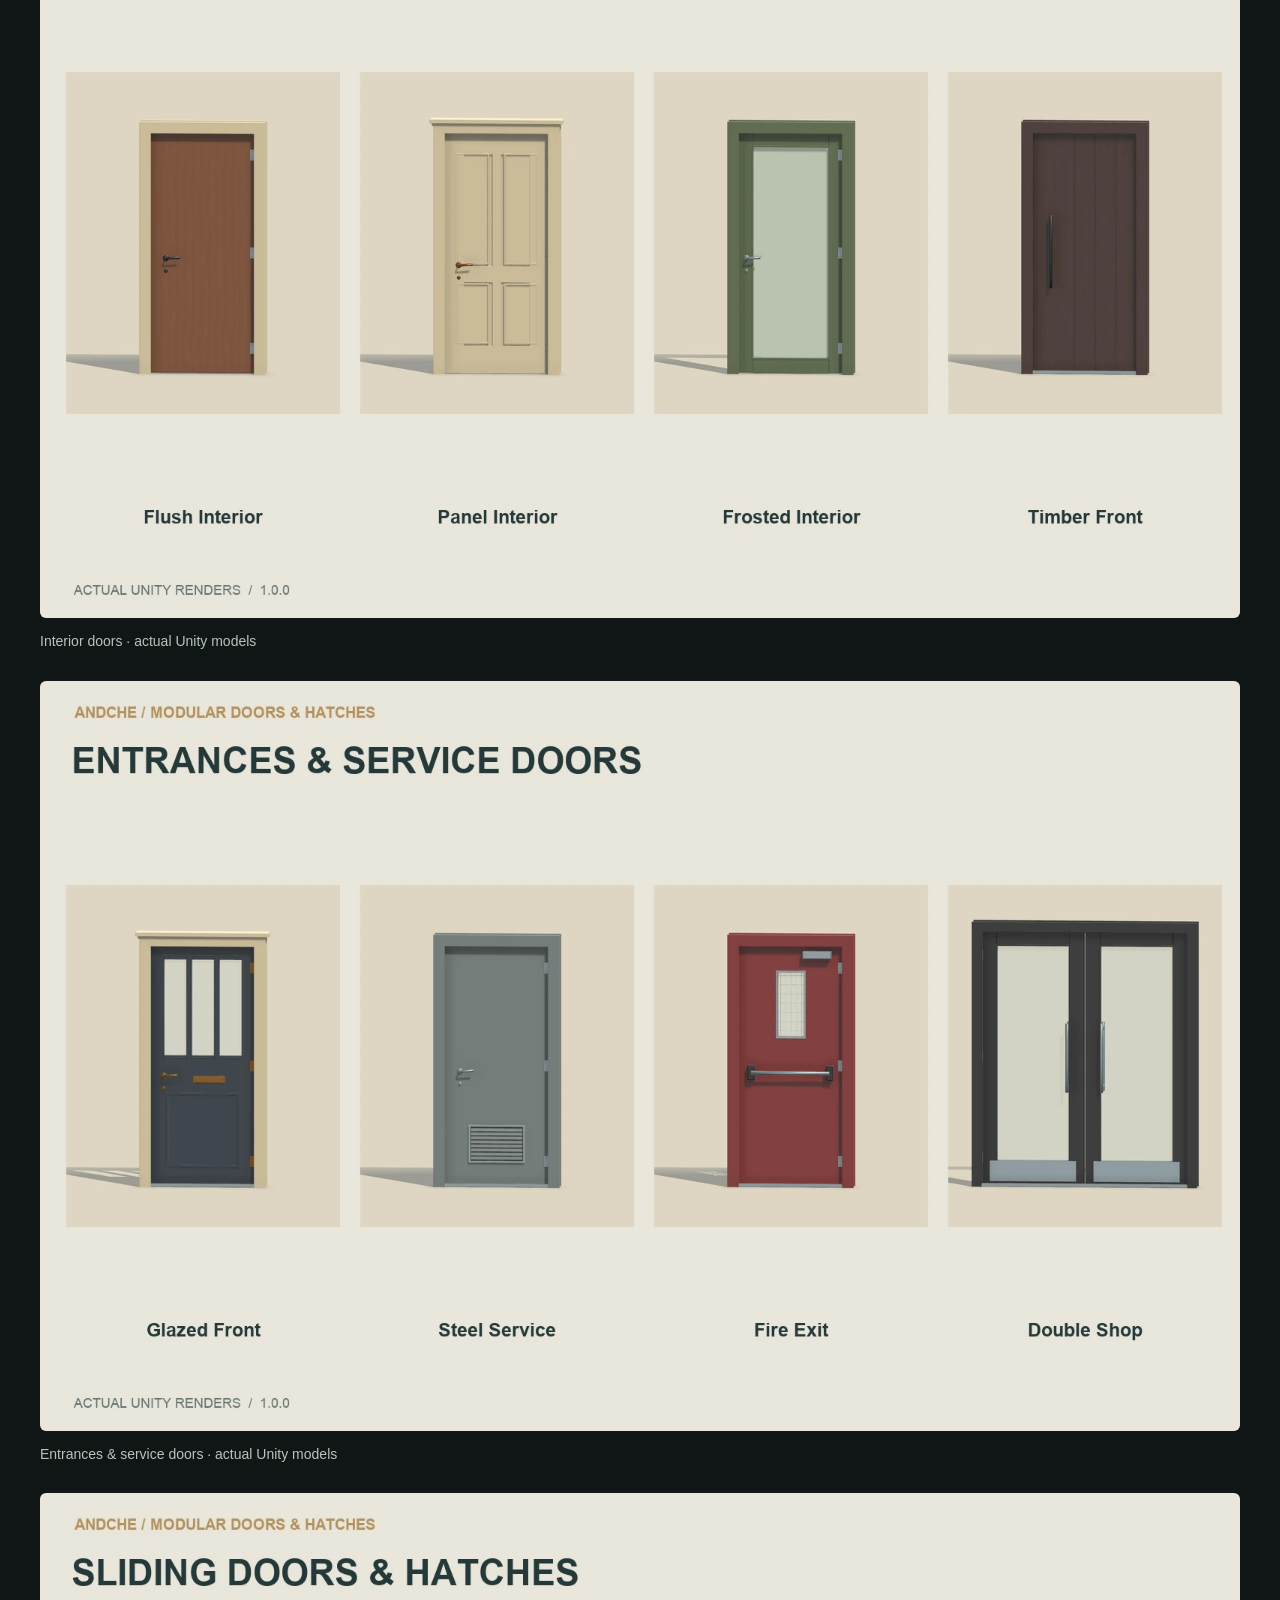
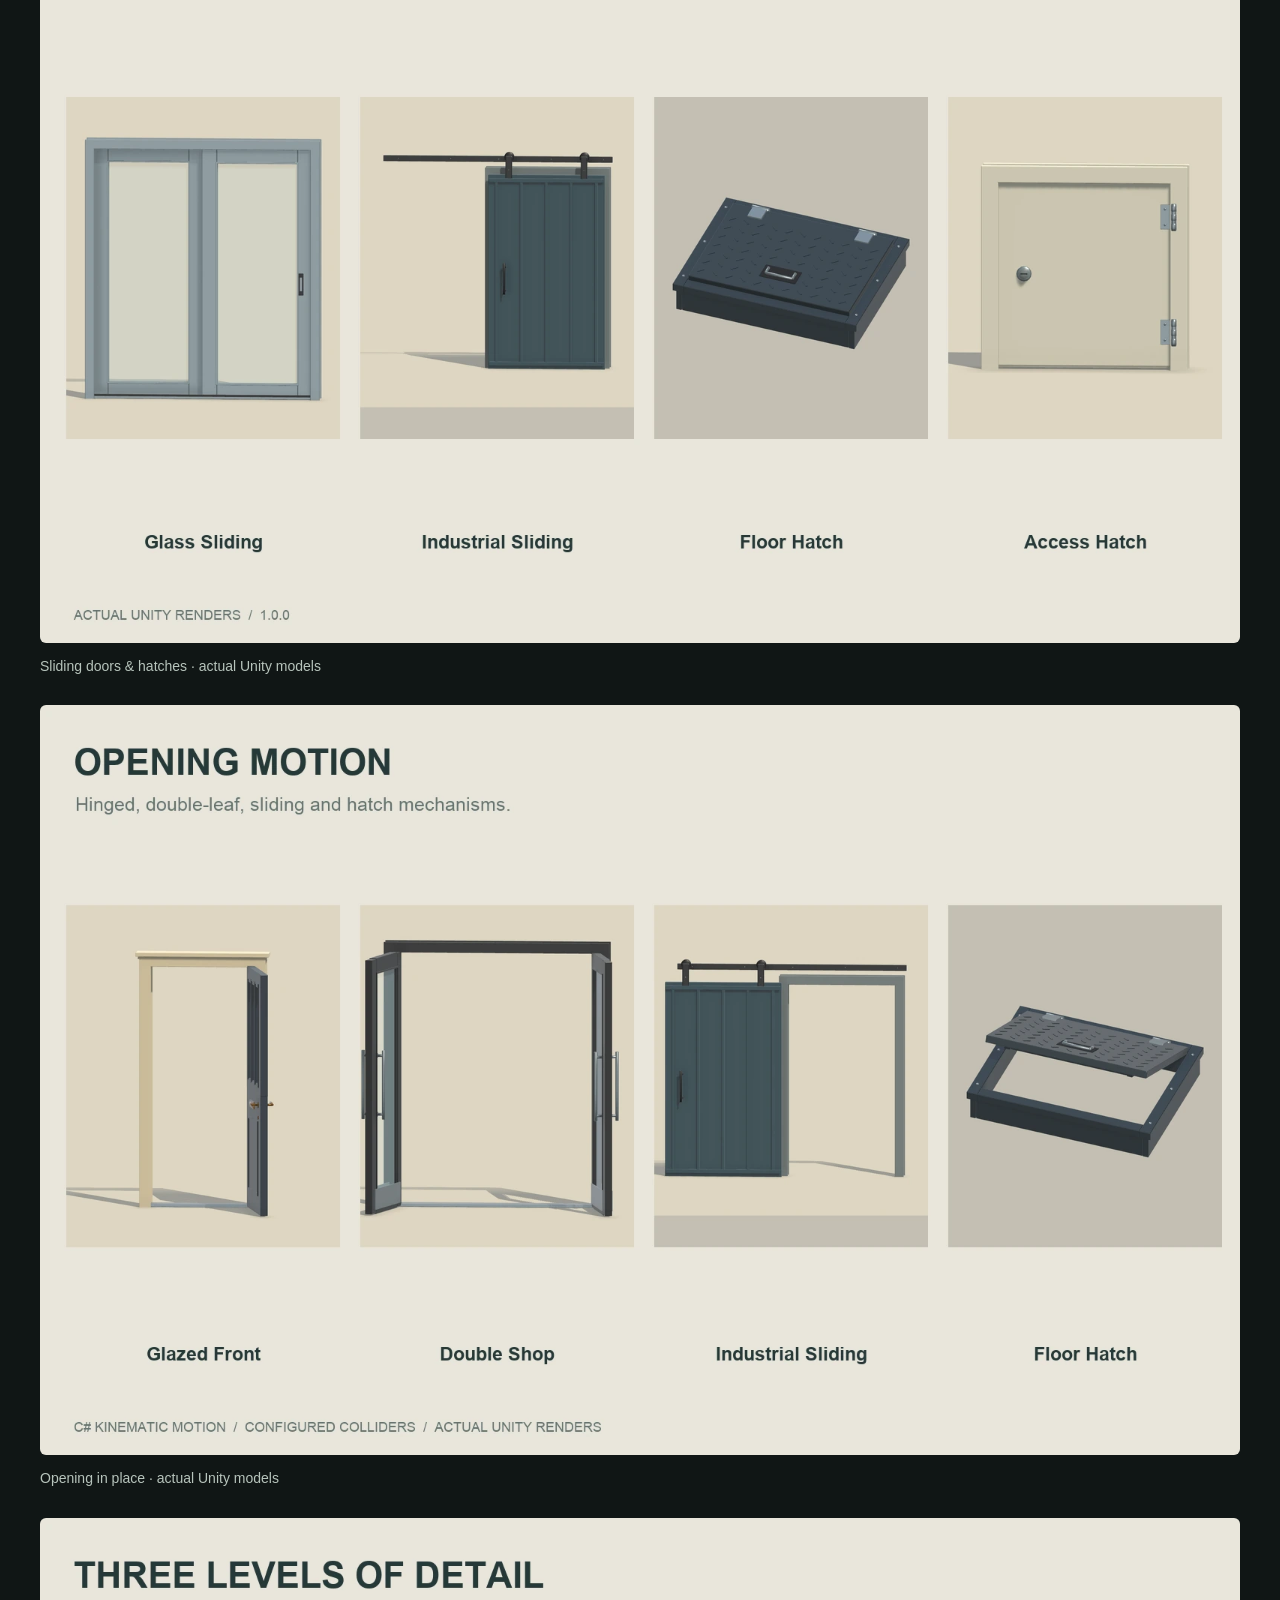
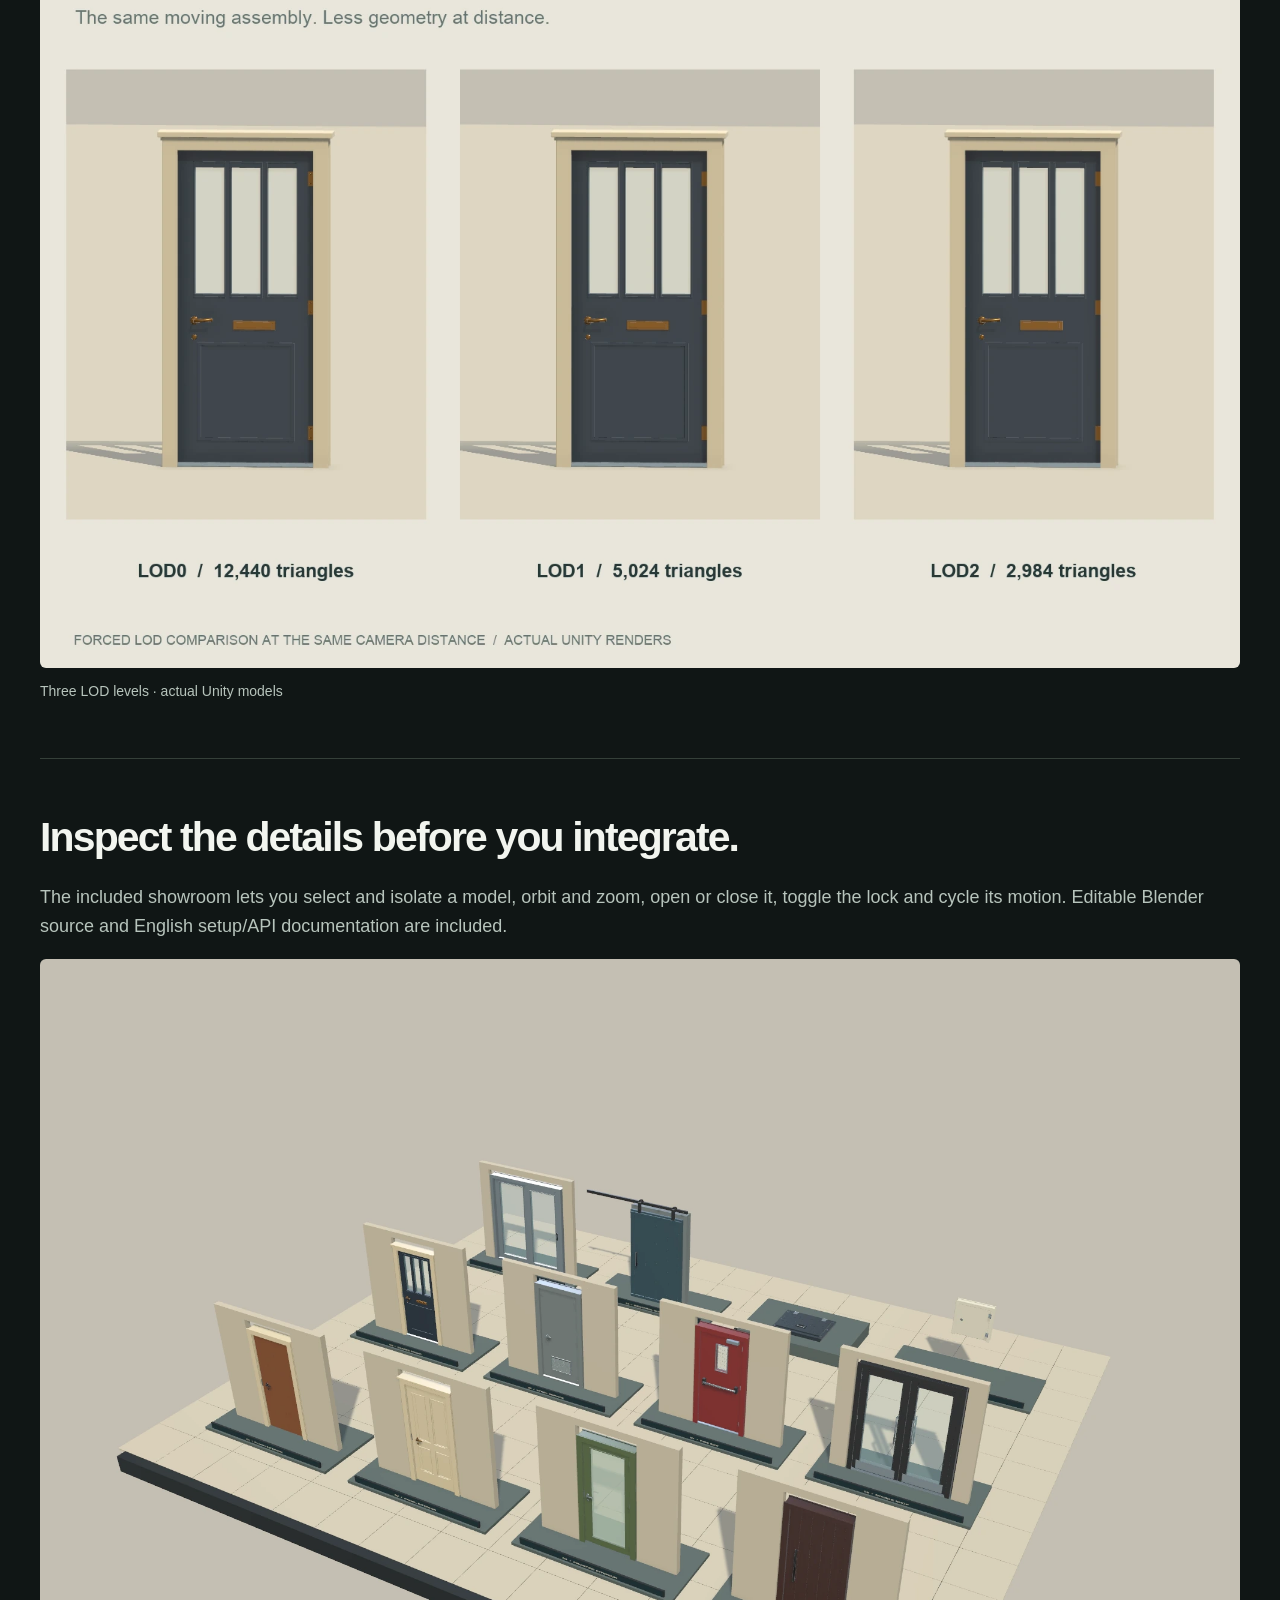
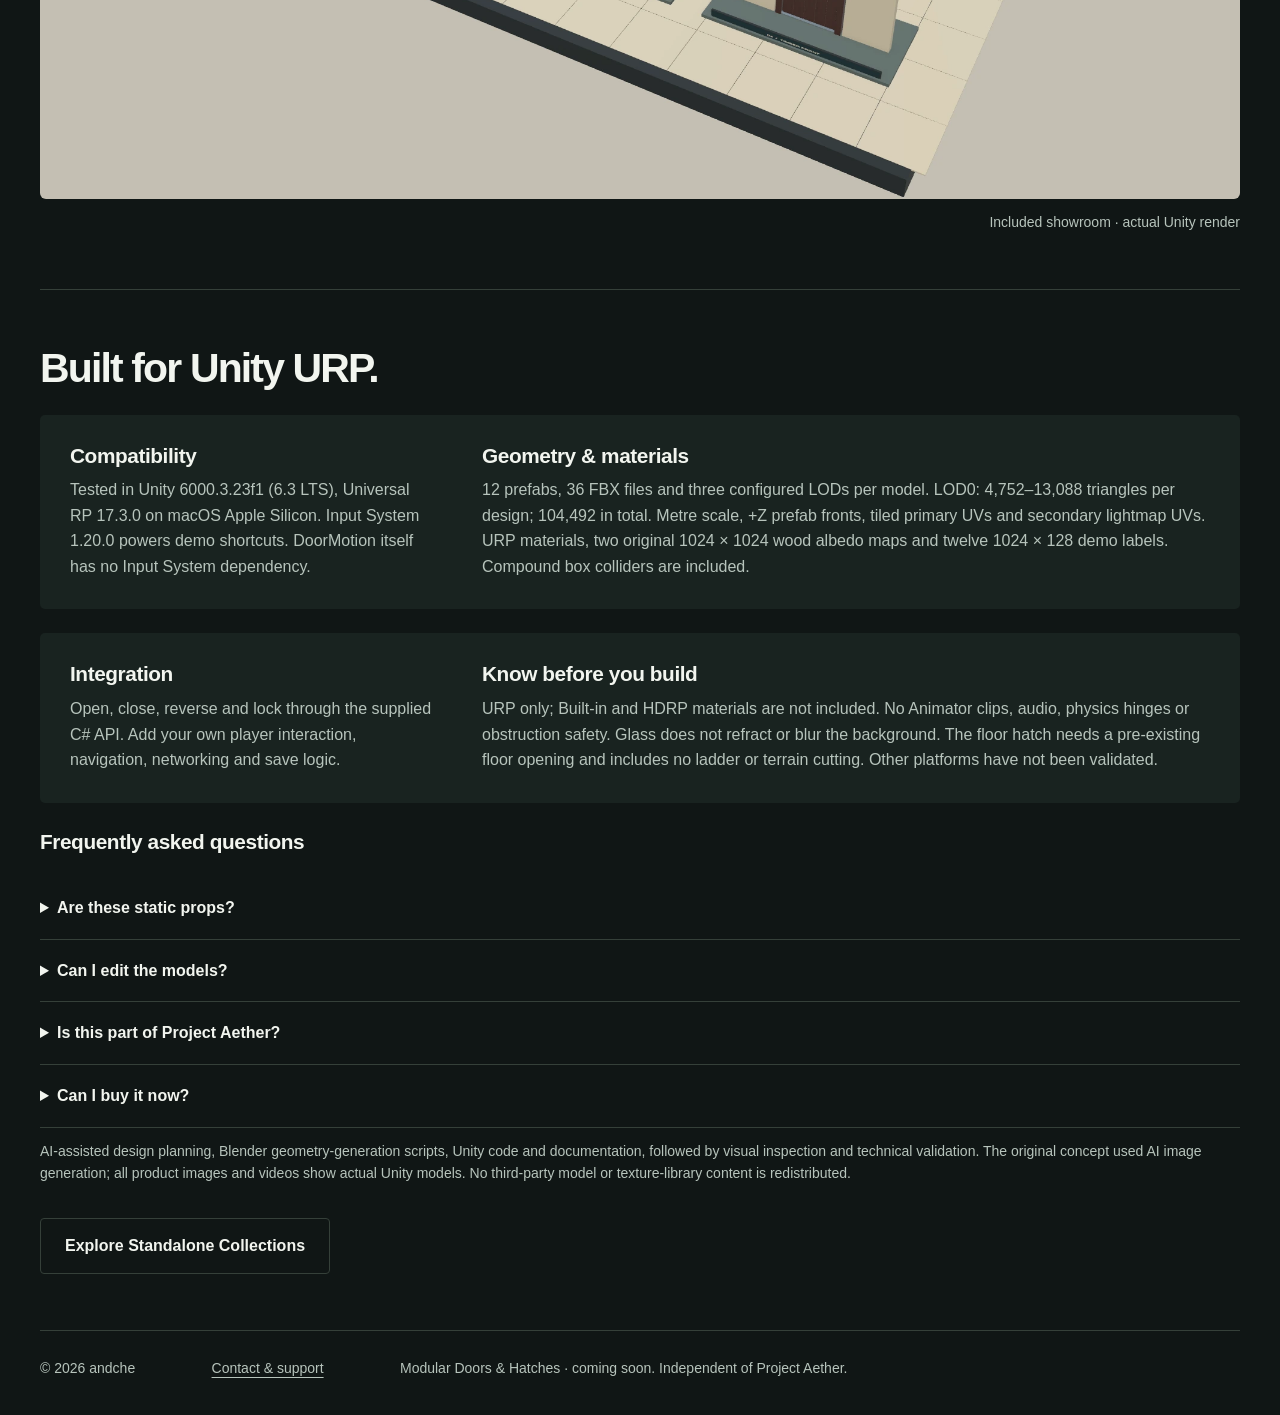
<file: modular-doors.html>
<!doctype html><html lang="en"><head><meta charset="utf-8"><meta name="viewport" content="width=device-width,initial-scale=1">
<title>Modular Doors &amp; Hatches for Unity URP — 12 Opening Models | Andche</title>
<meta name="description" content="12 opening doors and hatches for Unity URP: hinged, double and sliding doors, 3 LODs, colliders and Blender source. Coming soon. Planned price $15 USD.">
<link rel="canonical" href="https://andreaschef-star.github.io/andche-assets/modular-doors.html"><meta property="og:type" content="website"><meta property="og:title" content="Modular Doors &amp; Hatches — Andche"><meta property="og:description" content="Twelve opening door and hatch models with three LODs and an interactive Unity showroom. Coming soon · planned price $15 USD."><meta property="og:url" content="https://andreaschef-star.github.io/andche-assets/modular-doors.html"><meta property="og:image" content="https://andreaschef-star.github.io/andche-assets/doors-hero.webp"><meta name="twitter:card" content="summary_large_image"><meta name="twitter:title" content="Modular Doors &amp; Hatches for Unity URP"><meta name="twitter:description" content="12 opening models, 3 LODs and Blender source. Planned price $15 USD."><meta name="twitter:image" content="https://andreaschef-star.github.io/andche-assets/doors-hero.webp"><link rel="stylesheet" href="style.css?v=20261104-standalone"><link rel="icon" href="spider-icon-20261018.webp">
<script type="application/ld+json">{"@context": "https://schema.org", "@type": "Product", "name": "Modular Doors & Hatches - Opening Door Pack", "description": "12 opening door and hatch prefabs for Unity URP, with three LOD levels, colliders and an interactive showroom. Coming soon; not available to purchase.", "brand": {"@type": "Brand", "name": "andche"}, "sku": "426108", "image": ["https://andreaschef-star.github.io/andche-assets/doors-hero.webp", "https://andreaschef-star.github.io/andche-assets/doors-collection.webp"], "url": "https://andreaschef-star.github.io/andche-assets/modular-doors.html", "category": "3D game assets / Doors and hatches", "additionalProperty": [{"@type": "PropertyValue", "name": "Render pipeline", "value": "Unity URP 17.3"}, {"@type": "PropertyValue", "name": "Unique models", "value": 12}, {"@type": "PropertyValue", "name": "LOD levels per model", "value": 3}]}</script><script type="application/ld+json">{"@context": "https://schema.org", "@type": "BreadcrumbList", "itemListElement": [{"@type": "ListItem", "position": 1, "name": "Standalone Collections", "item": "https://andreaschef-star.github.io/andche-assets/#standalone"}, {"@type": "ListItem", "position": 2, "name": "Modular Doors & Hatches", "item": "https://andreaschef-star.github.io/andche-assets/modular-doors.html"}]}</script>
<style>.doors-gallery{grid-template-columns:1fr}.doors-video{aspect-ratio:16/9}.doors-full{max-width:none}.doors-table{overflow-x:auto}table{width:100%;border-collapse:collapse}th,td{text-align:left;padding:12px;border-bottom:1px solid var(--line)}.doors-table th{color:var(--muted)}.doors-spaced{margin-top:28px}</style></head><body><a class="skip" href="#main">Skip to content</a><header class="wrap"><a class="brand" href="index.html">andche<span> / game assets</span></a><nav aria-label="Main navigation"><a href="index.html#collection">Creatures &amp; environments</a><a href="index.html#standalone" aria-current="page">Standalone collections</a><a href="contact.html">Contact &amp; support</a></nav></header>
<main id="main"><div class="breadcrumbs wrap"><a href="index.html#standalone">Standalone Collections</a> / Modular Doors &amp; Hatches</div>
<section class="goblin-hero wrap"><p class="eyebrow">Standalone collection / Unity URP</p><h1>Modular Doors<br>&amp; Hatches</h1><p class="lead">Open up rooms, storefronts and service spaces. Twelve coordinated designs, from panelled interiors and glass entrances to industrial sliders and access hatches.</p><div class="availability"><p><strong>Coming soon · planned price $15 USD.</strong><br>Asset Store draft prepared. Not submitted for review or available to purchase yet. Price shown before taxes. Created independently of Project Aether.</p></div><div class="preview-specs"><div><strong>12</strong><span>unique door &amp; hatch models</span></div><div><strong>3</strong><span>LOD levels per design</span></div><div><strong>36</strong><span>editable FBX files</span></div><div><strong>1</strong><span>interactive URP showroom</span></div></div><figure><img src="doors-hero.webp" width="1950" height="1300" alt="Twelve actual Unity door and hatch models, including interior, front, service, sliding and access designs"><figcaption>Actual delivered Unity models · presentation lighting</figcaption></figure><div class="catalog-links"><a href="#motion">Watch the doors open ↓</a><a href="#contents">Explore all twelve designs ↓</a><a href="#details">Technical details ↓</a></div></section>
<section class="goblin-content wrap" id="motion"><h2>Ready to open, close and lock.</h2><p class="lead doors-full">Connect the included DoorMotion component to your interaction system. Reverse a moving door, set its lock state and respond to open/closed events. The frame stays fixed while each leaf and its collision move together.</p><video class="doors-video" controls playsinline preload="metadata" poster="doors-opening.webp" aria-label="All twelve doors and hatches opening and closing in Unity"><source src="doors-opening.mp4" type="video/mp4">Your browser does not support video. <a href="doors-opening.mp4">Watch the opening demonstration.</a></video><p class="caption">24-second silent demonstration of the actual Unity prefabs. Opening uses scripted kinematic movement, not Animator clips.</p></section>
<section class="goblin-content wrap" id="contents"><h2>Twelve designs. One coordinated collection.</h2><div class="goblin-contents"><div><h3>Interior &amp; front doors</h3><p>Flush Interior, Panel Interior, Frosted Interior, Timber Front and Glazed Front. Distinct panels, mouldings, handles and original oak/walnut grain textures.</p></div><div><h3>Shop &amp; service entrances</h3><p>Steel Service, Fire Exit and Double Shop. Ventilation grilles, panic-bar hardware and a coordinated pair of opening glass leaves.</p></div><div><h3>Sliding doors</h3><p>Glass Sliding and Industrial Sliding. One glass panel slides past its fixed neighbour; the industrial door travels along its overhead rail.</p></div><div><h3>Access hatches</h3><p>Floor Hatch and Access Hatch. Chequered tread on the floor cover and a compact wall-access design, both with working pivots and collision.</p></div></div><div class="gallery-grid doors-gallery"><figure><a href="doors-interior.webp"><img src="doors-interior.webp" loading="lazy" width="1600" height="1000" alt="Flush, panelled and frosted interior door models in Unity."></a><figcaption>Interior doors · actual Unity models</figcaption></figure><figure><a href="doors-entrances.webp"><img src="doors-entrances.webp" loading="lazy" width="1600" height="1000" alt="Timber and glazed front doors, steel service door, fire exit and double shop door."></a><figcaption>Entrances & service doors · actual Unity models</figcaption></figure><figure><a href="doors-hatches.webp"><img src="doors-hatches.webp" loading="lazy" width="1600" height="1000" alt="Glass and industrial sliding doors with floor and access hatches."></a><figcaption>Sliding doors & hatches · actual Unity models</figcaption></figure><figure><a href="doors-opening.webp"><img src="doors-opening.webp" loading="lazy" width="1600" height="1000" alt="Actual door leaves and hatch covers in their open positions."></a><figcaption>Opening in place · actual Unity models</figcaption></figure><figure><a href="doors-lods.webp"><img src="doors-lods.webp" loading="lazy" width="1600" height="1000" alt="Matching Unity renders demonstrating the three mesh detail levels."></a><figcaption>Three LOD levels · actual Unity models</figcaption></figure></div></section>
<section class="goblin-content wrap" id="showroom"><h2>Inspect the details before you integrate.</h2><p class="lead doors-full">The included showroom lets you select and isolate a model, orbit and zoom, open or close it, toggle the lock and cycle its motion. Editable Blender source and English setup/API documentation are included.</p><figure><a href="doors-showroom.webp"><img src="doors-showroom.webp" width="2000" height="1400" loading="lazy" alt="Interactive Unity showroom displaying the included modular door and hatch collection"></a><figcaption>Included showroom · actual Unity render</figcaption></figure></section>
<section class="goblin-content wrap" id="details"><h2>Built for Unity URP.</h2><div class="notes"><div><h3>Compatibility</h3><p>Tested in Unity 6000.3.23f1 (6.3 LTS), Universal RP 17.3.0 on macOS Apple Silicon. Input System 1.20.0 powers demo shortcuts. DoorMotion itself has no Input System dependency.</p></div><div><h3>Geometry &amp; materials</h3><p>12 prefabs, 36 FBX files and three configured LODs per model. LOD0: 4,752–13,088 triangles per design; 104,492 in total. Metre scale, +Z prefab fronts, tiled primary UVs and secondary lightmap UVs. URP materials, two original 1024 × 1024 wood albedo maps and twelve 1024 × 128 demo labels. Compound box colliders are included.</p></div></div><div class="notes"><div><h3>Integration</h3><p>Open, close, reverse and lock through the supplied C# API. Add your own player interaction, navigation, networking and save logic.</p></div><div><h3>Know before you build</h3><p>URP only; Built-in and HDRP materials are not included. No Animator clips, audio, physics hinges or obstruction safety. Glass does not refract or blur the background. The floor hatch needs a pre-existing floor opening and includes no ladder or terrain cutting. Other platforms have not been validated.</p></div></div><h3 class="doors-spaced">Frequently asked questions</h3><details><summary>Are these static props?</summary><p>The frames are static, but the door leaves and hatch covers open and close using the supplied DoorMotion script. Their colliders follow the motion. Your game supplies the interaction trigger.</p></details><details><summary>Can I edit the models?</summary><p>Yes. The package includes editable FBX files and a Blender source archive. Each design has three LOD levels.</p></details><details><summary>Is this part of Project Aether?</summary><p>No. This is an original standalone product built and tested in separate projects.</p></details><details><summary>Can I buy it now?</summary><p>Not yet. The Asset Store listing is a draft. The planned base price is $15 USD before taxes; availability will be updated here after release.</p></details><p class="caption">AI-assisted design planning, Blender geometry-generation scripts, Unity code and documentation, followed by visual inspection and technical validation. The original concept used AI image generation; all product images and videos show actual Unity models. No third-party model or texture-library content is redistributed.</p><a class="button secondary" href="index.html#standalone">Explore Standalone Collections</a></section></main><footer class="wrap"><span>© 2026 andche</span><a href="contact.html">Contact &amp; support</a><p>Modular Doors &amp; Hatches · coming soon. Independent of Project Aether.</p></footer></body></html>
</file>
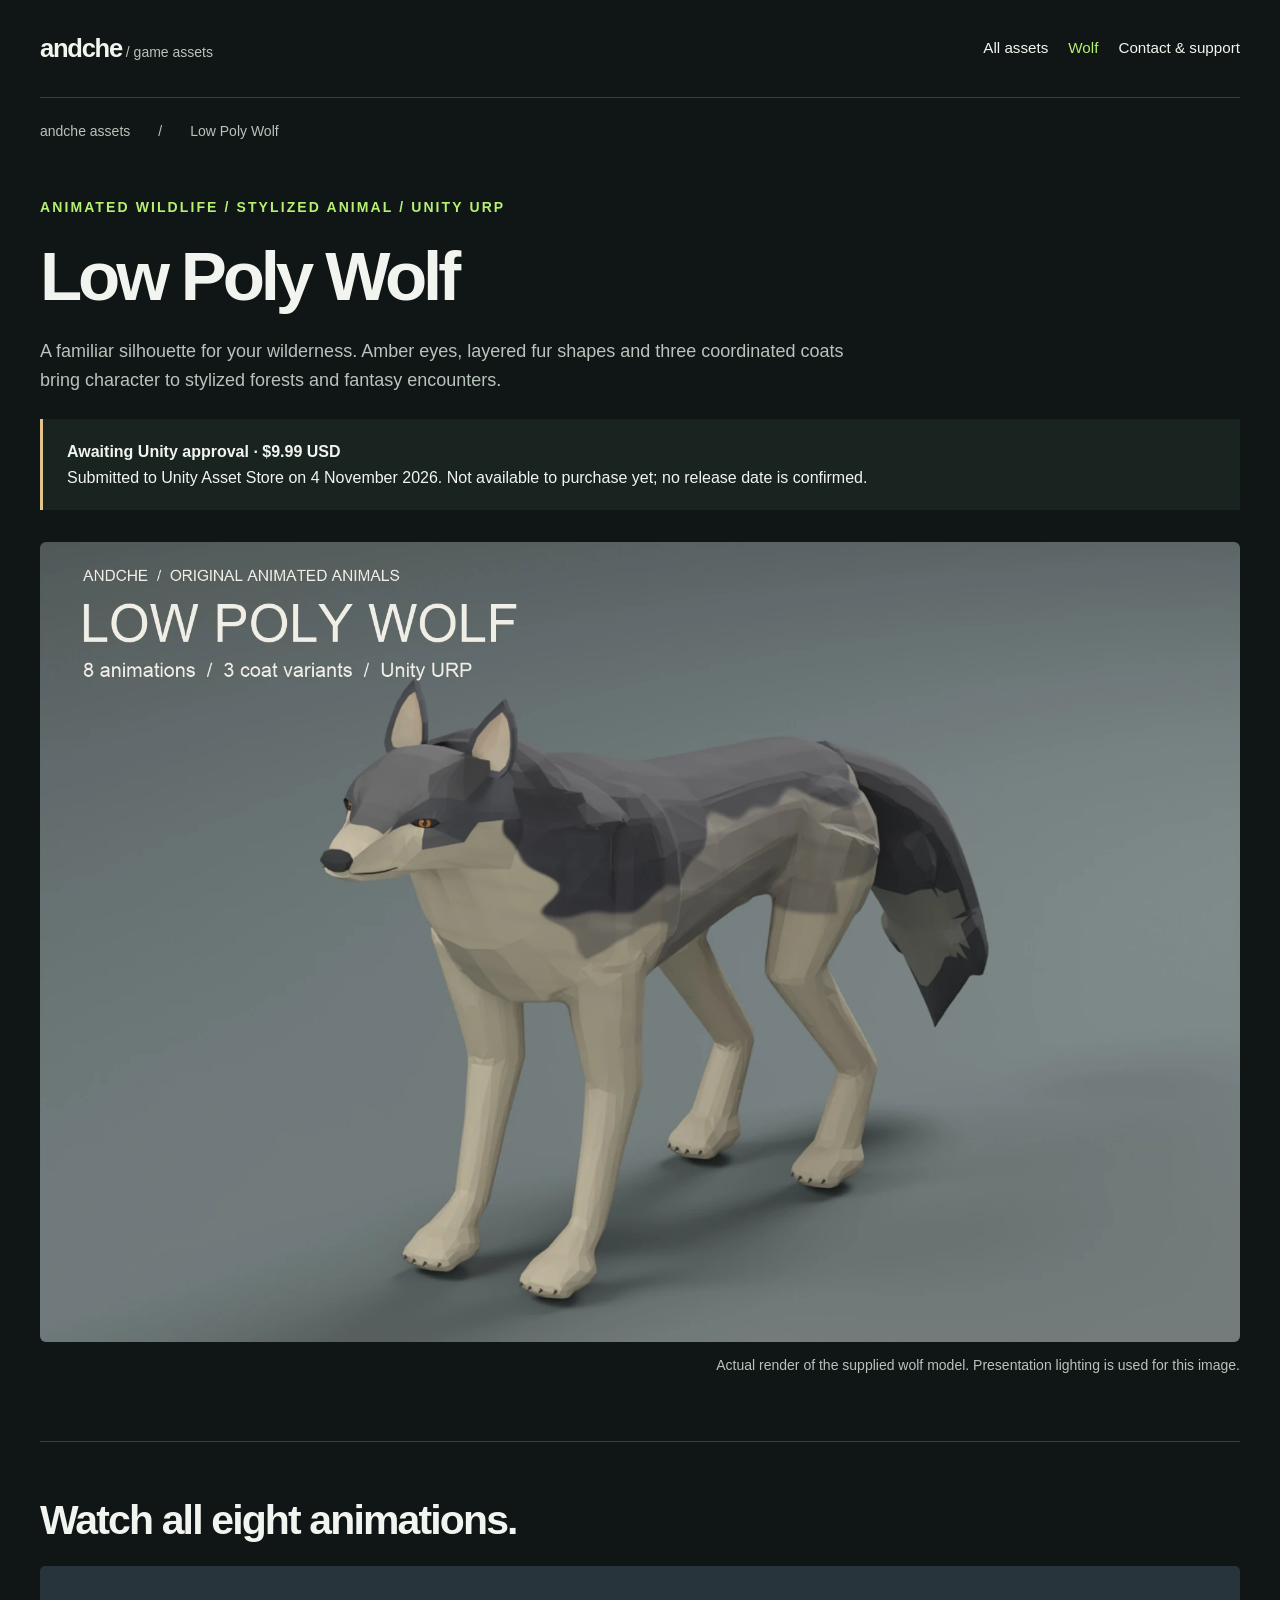
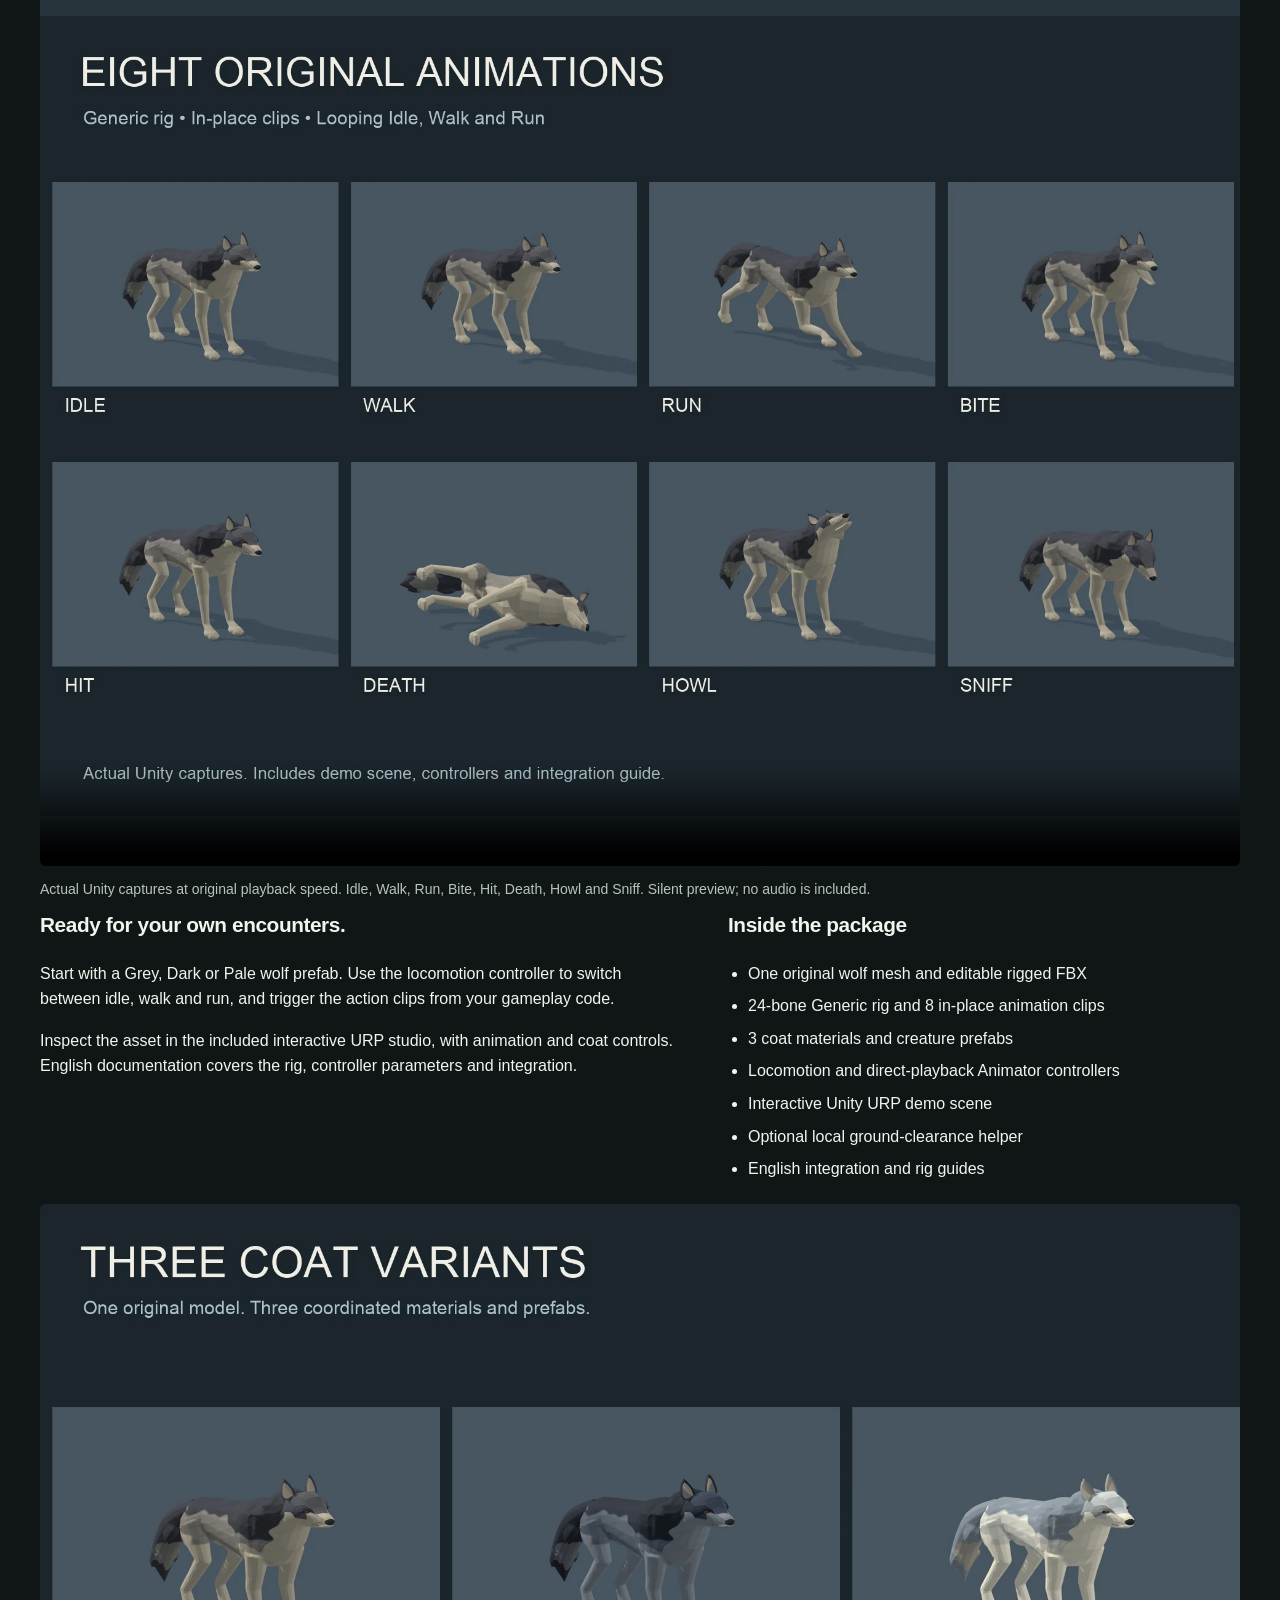
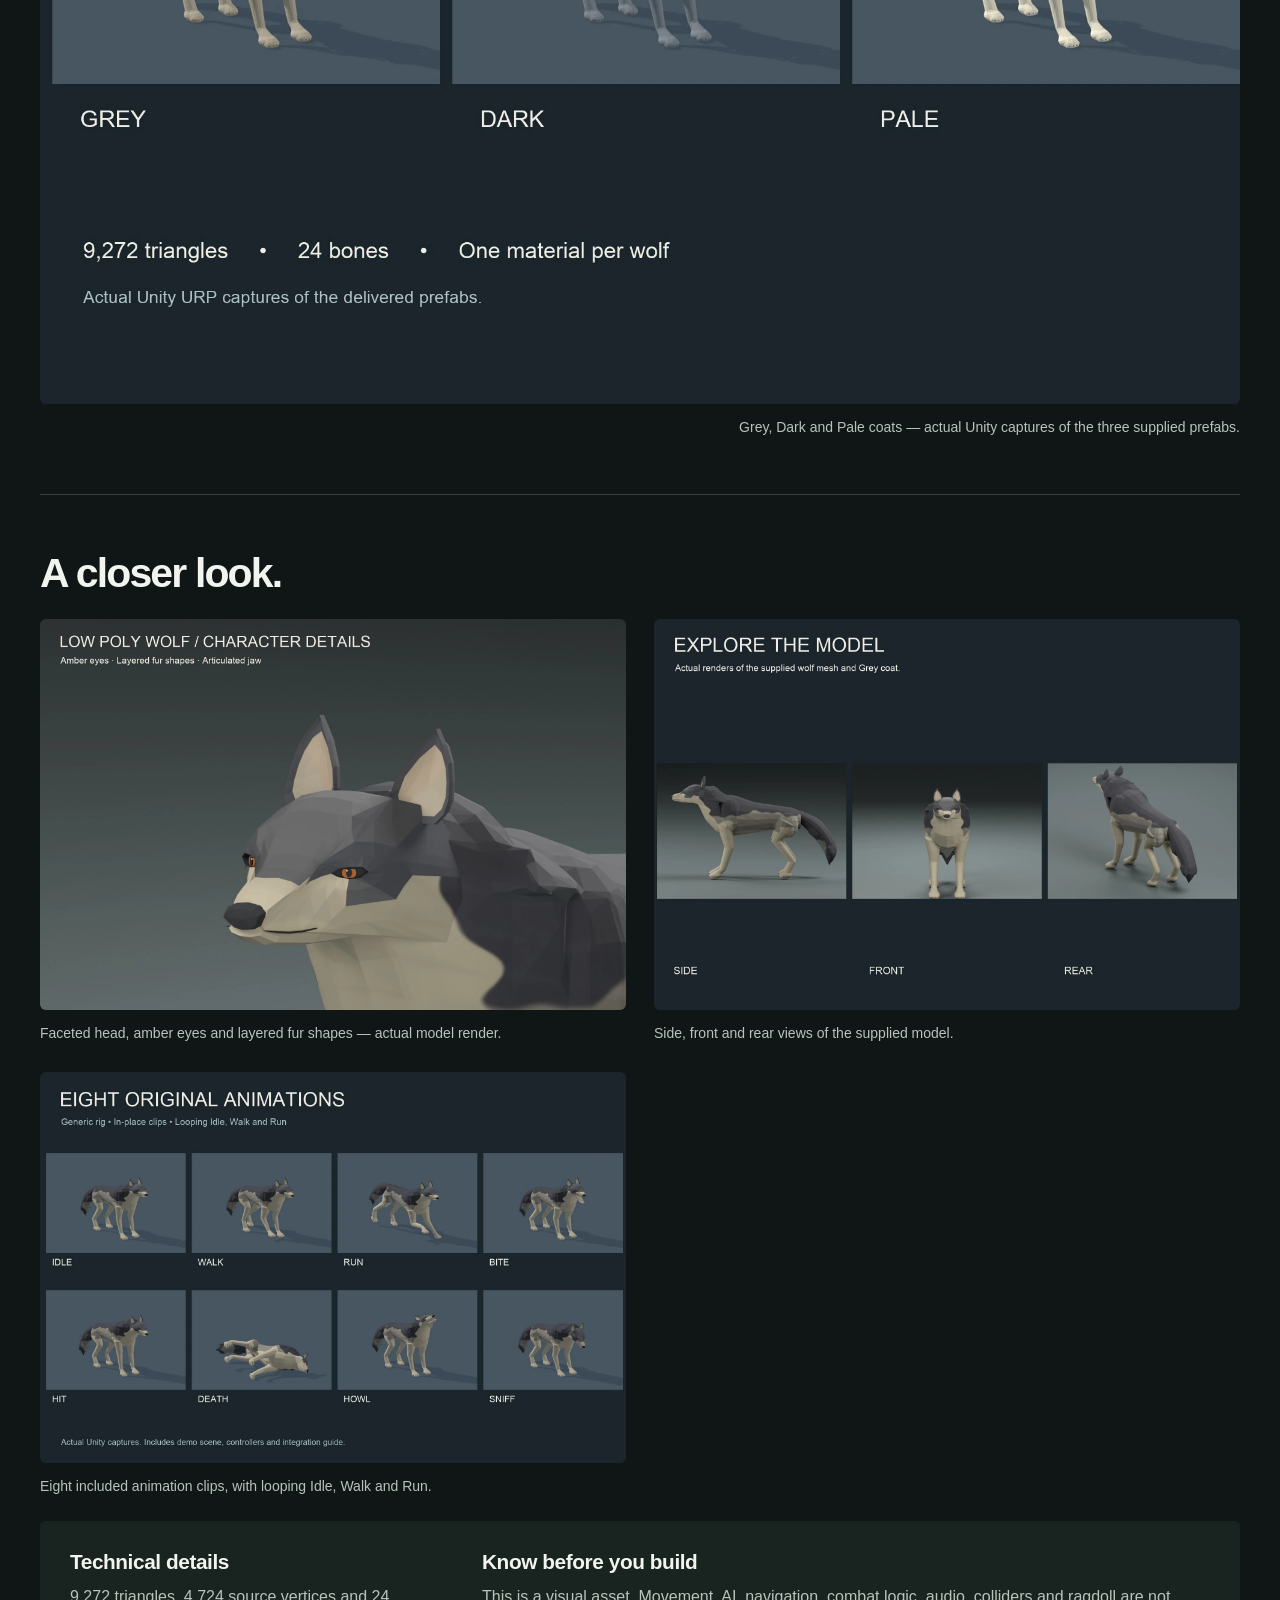
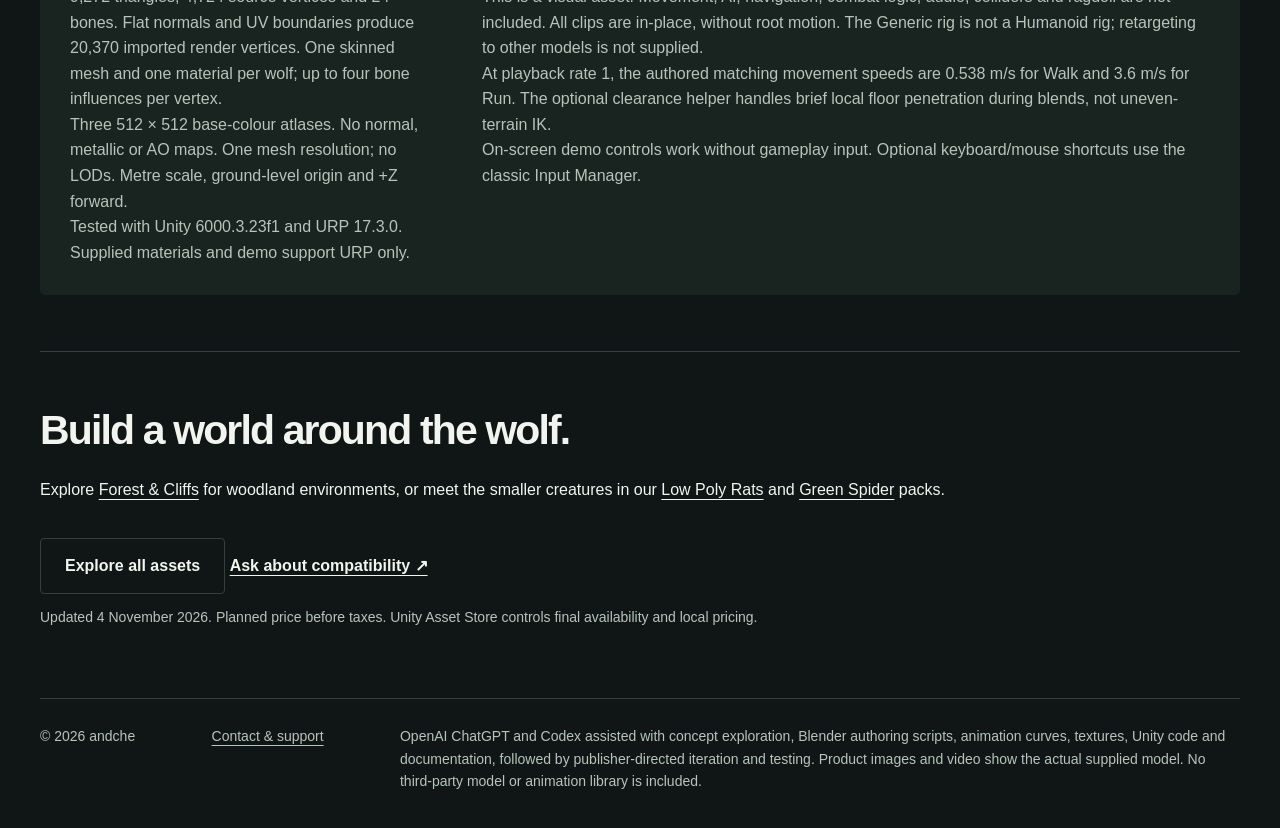
<file: wolf.html>
<!doctype html>
<html lang="en"><head><meta charset="utf-8"><meta name="viewport" content="width=device-width,initial-scale=1">
<title>Low Poly Wolf – Animated & Rigged Animal for Unity URP | andche</title><meta name="description" content="A rigged low-poly wolf with 8 animations, 3 coat variants and an interactive Unity URP demo. See the actual model and animation video. Planned price: $9.99 USD."><link rel="canonical" href="https://andreaschef-star.github.io/andche-assets/wolf.html">
<meta property="og:type" content="website"><meta property="og:title" content="Low Poly Wolf – Animated & Rigged Animal for Unity URP | andche"><meta property="og:description" content="A rigged low-poly wolf with 8 animations, 3 coat variants and an interactive Unity URP demo. See the actual model and animation video. Planned price: $9.99 USD."><meta property="og:url" content="https://andreaschef-star.github.io/andche-assets/wolf.html"><meta property="og:image" content="https://andreaschef-star.github.io/andche-assets/wolf-hero.webp"><meta name="twitter:card" content="summary_large_image"><link rel="icon" href="spider-icon-20261018.webp"><link rel="stylesheet" href="style.css?v=20261030-forest"><script type="application/ld+json">{"@context": "https://schema.org", "@type": "Product", "name": "Low Poly Wolf - Rigged & Animated Animal", "description": "A rigged low-poly wolf with 8 animations, 3 coat variants and an interactive Unity URP demo. See the actual model and animation video. Planned price: $9.99 USD.", "url": "https://andreaschef-star.github.io/andche-assets/wolf.html", "image": ["https://andreaschef-star.github.io/andche-assets/wolf-hero.webp", "https://andreaschef-star.github.io/andche-assets/wolf-coats.webp"], "brand": {"@type": "Brand", "name": "andche"}, "category": "Animated 3D animals for Unity URP", "additionalProperty": [{"@type": "PropertyValue", "name": "Animation clips", "value": 8}, {"@type": "PropertyValue", "name": "Coat variants", "value": 3}, {"@type": "PropertyValue", "name": "Planned base price", "value": "9.99 USD"}, {"@type": "PropertyValue", "name": "Availability", "value": "Submitted for review; not available to purchase yet"}]}</script></head>
<body><a class="skip" href="#main">Skip to content</a><header class="wrap"><a class="brand" href="index.html">andche<span> / game assets</span></a><nav aria-label="Main navigation"><a href="index.html#collection">All assets</a><a href="wolf.html" aria-current="page">Wolf</a><a href="contact.html">Contact &amp; support</a></nav></header>
<main id="main"><nav class="breadcrumbs wrap" aria-label="Breadcrumb"><a href="index.html">andche assets</a><span>/</span><span>Low Poly Wolf</span></nav>
<section class="goblin-hero wrap"><p class="eyebrow">Animated wildlife / Stylized animal / Unity URP</p><h1>Low Poly Wolf</h1><p class="lead">A familiar silhouette for your wilderness. Amber eyes, layered fur shapes and three coordinated coats bring character to stylized forests and fantasy encounters.</p>
<div class="availability"><p><strong>Awaiting Unity approval · $9.99 USD</strong><br>Submitted to Unity Asset Store on 4 November 2026. Not available to purchase yet; no release date is confirmed.</p></div>
<figure><img src="wolf-hero.webp" width="1950" height="1300" fetchpriority="high" alt="Grey low-poly wolf with amber eyes, pale chest and layered fur"><figcaption>Actual render of the supplied wolf model. Presentation lighting is used for this image.</figcaption></figure></section>
<section class="goblin-content wrap"><h2>Watch all eight animations.</h2><video controls playsinline preload="metadata" poster="wolf-animations.webp" aria-label="Low Poly Wolf animation showcase"><source src="wolf-preview.mp4" type="video/mp4">Watch the <a href="wolf-preview.mp4">Wolf animation video</a>.</video><p class="caption">Actual Unity captures at original playback speed. Idle, Walk, Run, Bite, Hit, Death, Howl and Sniff. Silent preview; no audio is included.</p>
<div class="product-grid"><div><h3>Ready for your own encounters.</h3><p>Start with a Grey, Dark or Pale wolf prefab. Use the locomotion controller to switch between idle, walk and run, and trigger the action clips from your gameplay code.</p><p>Inspect the asset in the included interactive URP studio, with animation and coat controls. English documentation covers the rig, controller parameters and integration.</p></div><div><h3>Inside the package</h3><ul><li>One original wolf mesh and editable rigged FBX</li><li>24-bone Generic rig and 8 in-place animation clips</li><li>3 coat materials and creature prefabs</li><li>Locomotion and direct-playback Animator controllers</li><li>Interactive Unity URP demo scene</li><li>Optional local ground-clearance helper</li><li>English integration and rig guides</li></ul></div></div>
<figure><a href="wolf-coats.webp"><img src="wolf-coats.webp" width="1950" height="1300" loading="lazy" alt="Grey, Dark and Pale coats — actual Unity captures of the three supplied prefabs."></a><figcaption>Grey, Dark and Pale coats — actual Unity captures of the three supplied prefabs.</figcaption></figure></section>
<section class="goblin-content wrap"><h2>A closer look.</h2><div class="gallery-grid"><figure><a href="wolf-detail.webp"><img src="wolf-detail.webp" width="1950" height="1300" loading="lazy" alt="Faceted head, amber eyes and layered fur shapes — actual model render."></a><figcaption>Faceted head, amber eyes and layered fur shapes — actual model render.</figcaption></figure><figure><a href="wolf-views.webp"><img src="wolf-views.webp" width="1950" height="1300" loading="lazy" alt="Side, front and rear views of the supplied model."></a><figcaption>Side, front and rear views of the supplied model.</figcaption></figure><figure><a href="wolf-animations.webp"><img src="wolf-animations.webp" width="1950" height="1300" loading="lazy" alt="Eight included animation clips, with looping Idle, Walk and Run."></a><figcaption>Eight included animation clips, with looping Idle, Walk and Run.</figcaption></figure></div>
<div class="notes"><div><h3>Technical details</h3><p>9,272 triangles, 4,724 source vertices and 24 bones. Flat normals and UV boundaries produce 20,370 imported render vertices. One skinned mesh and one material per wolf; up to four bone influences per vertex.</p><p>Three 512 × 512 base-colour atlases. No normal, metallic or AO maps. One mesh resolution; no LODs. Metre scale, ground-level origin and +Z forward.</p><p>Tested with Unity 6000.3.23f1 and URP 17.3.0. Supplied materials and demo support URP only.</p></div><div><h3>Know before you build</h3><p>This is a visual asset. Movement, AI, navigation, combat logic, audio, colliders and ragdoll are not included. All clips are in-place, without root motion. The Generic rig is not a Humanoid rig; retargeting to other models is not supplied.</p><p>At playback rate 1, the authored matching movement speeds are 0.538 m/s for Walk and 3.6 m/s for Run. The optional clearance helper handles brief local floor penetration during blends, not uneven-terrain IK.</p><p>On-screen demo controls work without gameplay input. Optional keyboard/mouse shortcuts use the classic Input Manager.</p></div></div></section>
<section class="goblin-content wrap"><h2>Build a world around the wolf.</h2><p>Explore <a href="forest-cliffs.html">Forest &amp; Cliffs</a> for woodland environments, or meet the smaller creatures in our <a href="index.html#rats">Low Poly Rats</a> and <a href="index.html#spider">Green Spider</a> packs.</p><a class="button secondary" href="index.html#collection">Explore all assets</a> <a class="text-link" href="contact.html">Ask about compatibility ↗</a><p class="caption">Updated 4 November 2026. Planned price before taxes. Unity Asset Store controls final availability and local pricing.</p></section></main>
<footer class="wrap"><span>© 2026 andche</span><a href="contact.html">Contact &amp; support</a><p>OpenAI ChatGPT and Codex assisted with concept exploration, Blender authoring scripts, animation curves, textures, Unity code and documentation, followed by publisher-directed iteration and testing. Product images and video show the actual supplied model. No third-party model or animation library is included.</p></footer></body></html>
</file>
<file: style.css>
:root{color-scheme:dark;--bg:#101615;--panel:#192320;--text:#f2f5ef;--muted:#b7c4bc;--green:#b6ef71;--line:#354039;font-family:Arial,Helvetica,sans-serif}*{box-sizing:border-box}html{scroll-behavior:smooth;scroll-padding-top:2rem}body{margin:0;background:var(--bg);color:var(--text);font-size:1rem;line-height:1.6}a{color:inherit;text-underline-offset:.25em}a:hover{color:var(--green)}a:focus-visible{outline:3px solid var(--green);outline-offset:6px}.wrap{width:min(1200px,calc(100% - 64px));margin-inline:auto}header{display:flex;align-items:center;justify-content:space-between;gap:24px;padding-block:28px;border-bottom:1px solid var(--line)}.brand{font-size:1.6rem;font-weight:800;text-decoration:none;letter-spacing:-.05em}.brand span{font-size:.875rem;letter-spacing:0;color:var(--muted);font-weight:400}nav{display:flex;gap:28px;font-size:.95rem}nav a{text-decoration:none}nav [aria-current]{color:var(--green)}.hero{display:grid;grid-template-columns:.95fr 1.1fr;align-items:center;gap:48px;padding-block:84px 96px}.eyebrow{text-transform:uppercase;letter-spacing:.15em;font-size:.875rem;color:var(--green);font-weight:700;margin:0 0 20px}h1,h2,h3{line-height:1.08;margin:0 0 24px}h1{font-size:clamp(3rem,5.8vw,5rem);letter-spacing:-.06em}h2{font-size:clamp(2rem,3.7vw,3.3rem);letter-spacing:-.045em}h3{font-size:1.3rem;letter-spacing:-.02em}.lead{font-size:1.125rem;color:var(--muted);max-width:500px}.button{display:inline-block;margin-top:20px;padding:14px 24px;background:var(--green);color:#14200b;border-radius:4px;text-decoration:none;font-weight:700}.button:hover{background:#ccff97;color:#14200b}figure{margin:0}figure img{width:100%;height:auto;display:block;border-radius:6px}figcaption,.caption{font-size:.875rem;color:var(--muted);margin-top:12px}figcaption{text-align:right}.product{border-top:1px solid var(--line);padding-block:64px}.section-head{display:flex;justify-content:space-between;gap:32px;align-items:center;margin-bottom:36px}.section-head h2{margin-bottom:8px}.section-head .lead{margin:0}.release{color:var(--muted);font-size:.95rem}.release strong{color:var(--text);font-weight:400}.product-grid{display:grid;grid-template-columns:1.25fr 1fr;gap:48px;align-items:start}video{display:block;width:100%;height:auto;aspect-ratio:4/3;background:#27343c;border-radius:5px}.details p,.notes p,.about p,.support p{color:var(--muted)}ul{padding-left:20px;margin-block:22px}li{margin-block:7px}.text-link{display:inline-block;font-weight:700}.notes{display:grid;grid-template-columns:1fr 2fr;gap:48px;margin-top:40px;padding:30px;background:var(--panel);border-radius:5px}.notes h3{margin-bottom:10px}.notes p{margin:0}.about{padding-block:64px 80px;border-top:1px solid var(--line)}.about p:not(.eyebrow){max-width:600px;font-size:1.125rem}footer{display:flex;justify-content:space-between;flex-wrap:wrap;gap:20px;border-top:1px solid var(--line);padding-block:26px 36px;color:var(--muted);font-size:.875rem}footer p{flex-basis:100%;max-width:840px;margin:0}.contact{padding-block:84px;min-height:75vh}.email{display:inline-block;font-size:clamp(1.3rem,3.5vw,2.6rem);letter-spacing:-.03em;color:var(--green);overflow-wrap:anywhere;max-width:100%;margin-block:14px 52px}.support{max-width:660px;border-top:1px solid var(--line);padding-top:36px}.support h2{font-size:1.8rem}.skip{position:absolute;left:16px;top:-100px;background:var(--green);color:#101615;padding:10px;z-index:2}.skip:focus{top:8px}@media(max-width:760px){.wrap{width:calc(100% - 36px)}header{align-items:flex-start;flex-direction:column;gap:14px;padding-block:20px}.hero{grid-template-columns:1fr;padding-block:48px;gap:36px}.hero .lead{max-width:100%}.section-head{display:block}.release{margin-top:24px}.product-grid,.notes{grid-template-columns:1fr;gap:28px}.product,.about{padding-block:40px}.notes{padding:24px}.contact{padding-block:48px}nav{gap:24px;flex-wrap:wrap}}@media(prefers-reduced-motion:reduce){html{scroll-behavior:auto}}

.rat-video{aspect-ratio:16/9}.rat-family{margin-top:28px}

#dwarven-mine .product-grid{margin-top:36px}#dwarven-mine .product-grid img{display:block;width:100%;height:auto;border-radius:6px}#dwarven-mine>.notes+figure{margin-top:36px}

.collection{padding-block:24px 64px}.collection h2{max-width:800px}.asset-cards{display:grid;grid-template-columns:repeat(3,minmax(0,1fr));gap:24px}.asset-card{border:1px solid var(--line);border-radius:8px;overflow:hidden;background:var(--panel);display:flex;flex-direction:column}.asset-card>a{display:block}.asset-card img{display:block;width:100%;height:auto;aspect-ratio:3/2;object-fit:cover}.card-body{padding:24px;display:flex;flex-direction:column;flex:1;align-items:flex-start}.card-body h3{margin-bottom:12px}.card-body>p:not(.asset-status):not(.card-price){color:var(--muted)}.asset-status{color:var(--green);font-size:.8rem;text-transform:uppercase;letter-spacing:.08em;margin:0 0 14px}.asset-status.pending{color:#e2c489}.card-price{margin-top:auto;padding-top:16px}.card-body .button{margin-top:0;font-size:.875rem;padding:12px 16px}.card-body .text-link{margin-top:16px;font-size:.875rem}.button.secondary{background:transparent;color:var(--text);border:1px solid var(--line)}.button.secondary:hover{border-color:var(--green);color:var(--green)}@media(max-width:900px){.asset-cards{grid-template-columns:1fr}.asset-card{max-width:600px}.collection{padding-block:16px 40px}}

/* Actual-model product galleries, October 2026 */
.model-gallery{margin-top:48px}.model-gallery>h3{margin-bottom:8px}.gallery-grid{display:grid;grid-template-columns:repeat(2,minmax(0,1fr));gap:28px;margin-top:24px}.gallery-grid a{display:block;border-radius:6px}.gallery-grid figcaption{text-align:left}.presentation-note{max-width:1000px;margin-top:30px}#spider video{aspect-ratio:16/9}@media(max-width:760px){.gallery-grid{grid-template-columns:1fr;gap:24px}}


/* Four-product collection and Goblin product page */
@media(min-width:901px){.asset-cards{grid-template-columns:repeat(2,minmax(0,1fr))}}
.breadcrumbs{padding-block:22px;color:var(--muted);font-size:.875rem}.goblin-hero{padding-block:32px 64px}.goblin-hero h1{max-width:950px;font-size:clamp(2.5rem,5.4vw,4.6rem)}.goblin-hero .lead{max-width:820px}.goblin-hero figure{margin-top:32px}.goblin-content{border-top:1px solid var(--line);padding-block:56px}.goblin-content h2{font-size:clamp(1.9rem,3.2vw,2.7rem)}.goblin-content .notes{margin-top:24px}.goblin-content details{border-bottom:1px solid var(--line);padding-block:18px}.goblin-content summary{font-weight:700;cursor:pointer}.goblin-content details p{max-width:850px;color:var(--muted)}.goblin-content .product-grid img{display:block;width:100%;height:auto;border-radius:6px}.goblin-contents{display:grid;grid-template-columns:repeat(2,minmax(0,1fr));gap:32px}.goblin-contents h3{margin-bottom:12px}.goblin-contents p{color:var(--muted)}.availability{padding:20px 24px;background:var(--panel);border-left:3px solid #e2c489;margin-block:24px}.availability p{margin:0}.availability strong{color:var(--text)}@media(max-width:760px){.goblin-contents{grid-template-columns:1fr;gap:16px}.goblin-content{padding-block:36px}.goblin-hero{padding-bottom:40px}}

/* Allow the growing collection navigation to wrap at tablet widths. */
header nav{flex-wrap:wrap;justify-content:flex-end;gap:14px 20px}header .brand{flex-shrink:0}@media(max-width:760px){header nav{justify-content:flex-start}}


/* Standalone collections */
.standalone-section{border-top:1px solid var(--line);padding-top:56px}.standalone-section>.lead{max-width:790px;margin-bottom:32px}.standalone-card{display:grid;grid-template-columns:1.25fr 1fr}.standalone-card>a{display:flex;align-items:center;background:#233639}.standalone-card img{aspect-ratio:16/9}.standalone-card .card-body{padding:32px}.catalog-links{display:flex;flex-wrap:wrap;gap:12px;margin:24px 0}.catalog-links a{padding:8px 15px;border:1px solid var(--line);border-radius:30px;text-decoration:none}.catalog-links a:hover{border-color:var(--green)}.preview-specs{display:flex;gap:30px;flex-wrap:wrap;margin:28px 0}.preview-specs strong{display:block;font-size:2rem;line-height:1.1}.preview-specs span{color:var(--muted);font-size:.9rem}.grocery-catalog{margin:32px 0}.grocery-catalog img{border:1px solid var(--line)}@media(max-width:760px){.standalone-card{grid-template-columns:1fr}.standalone-card .card-body{padding:24px}header nav{gap:16px}.preview-specs{gap:20px}}
</file>
